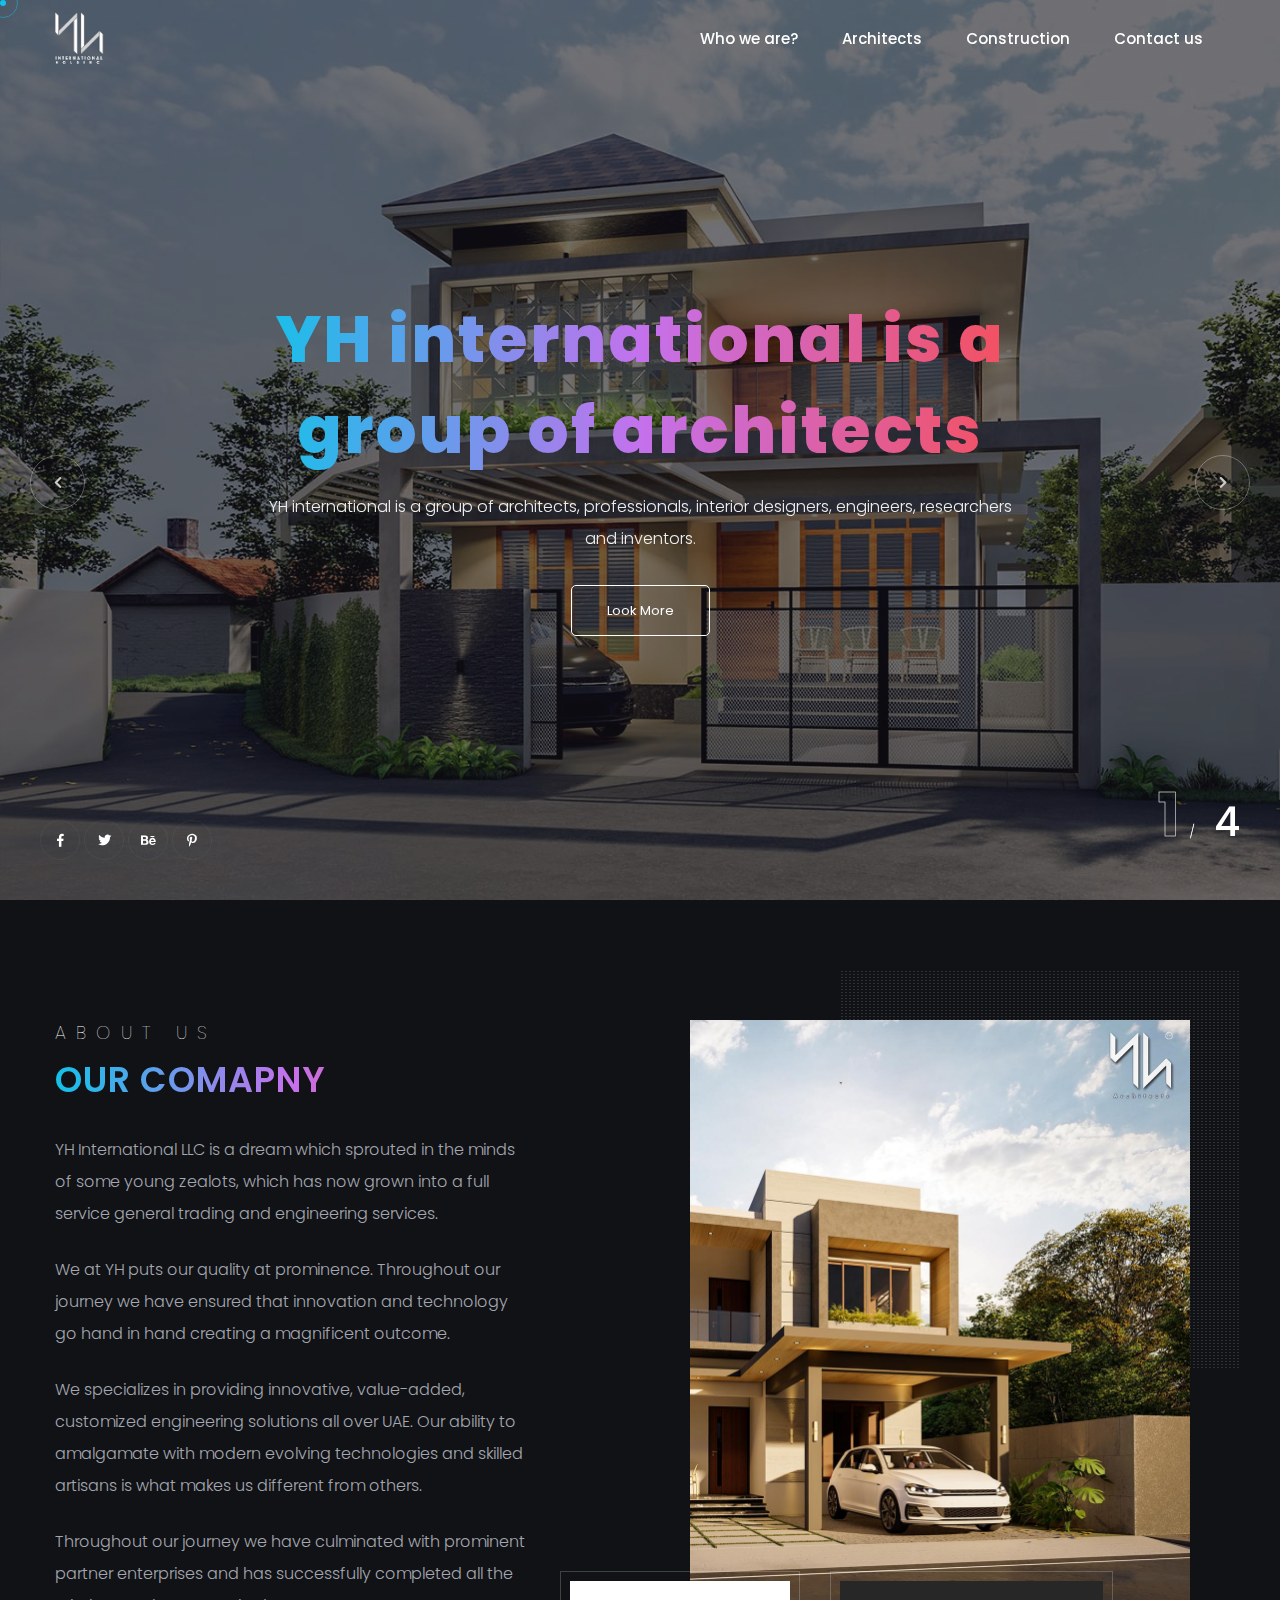
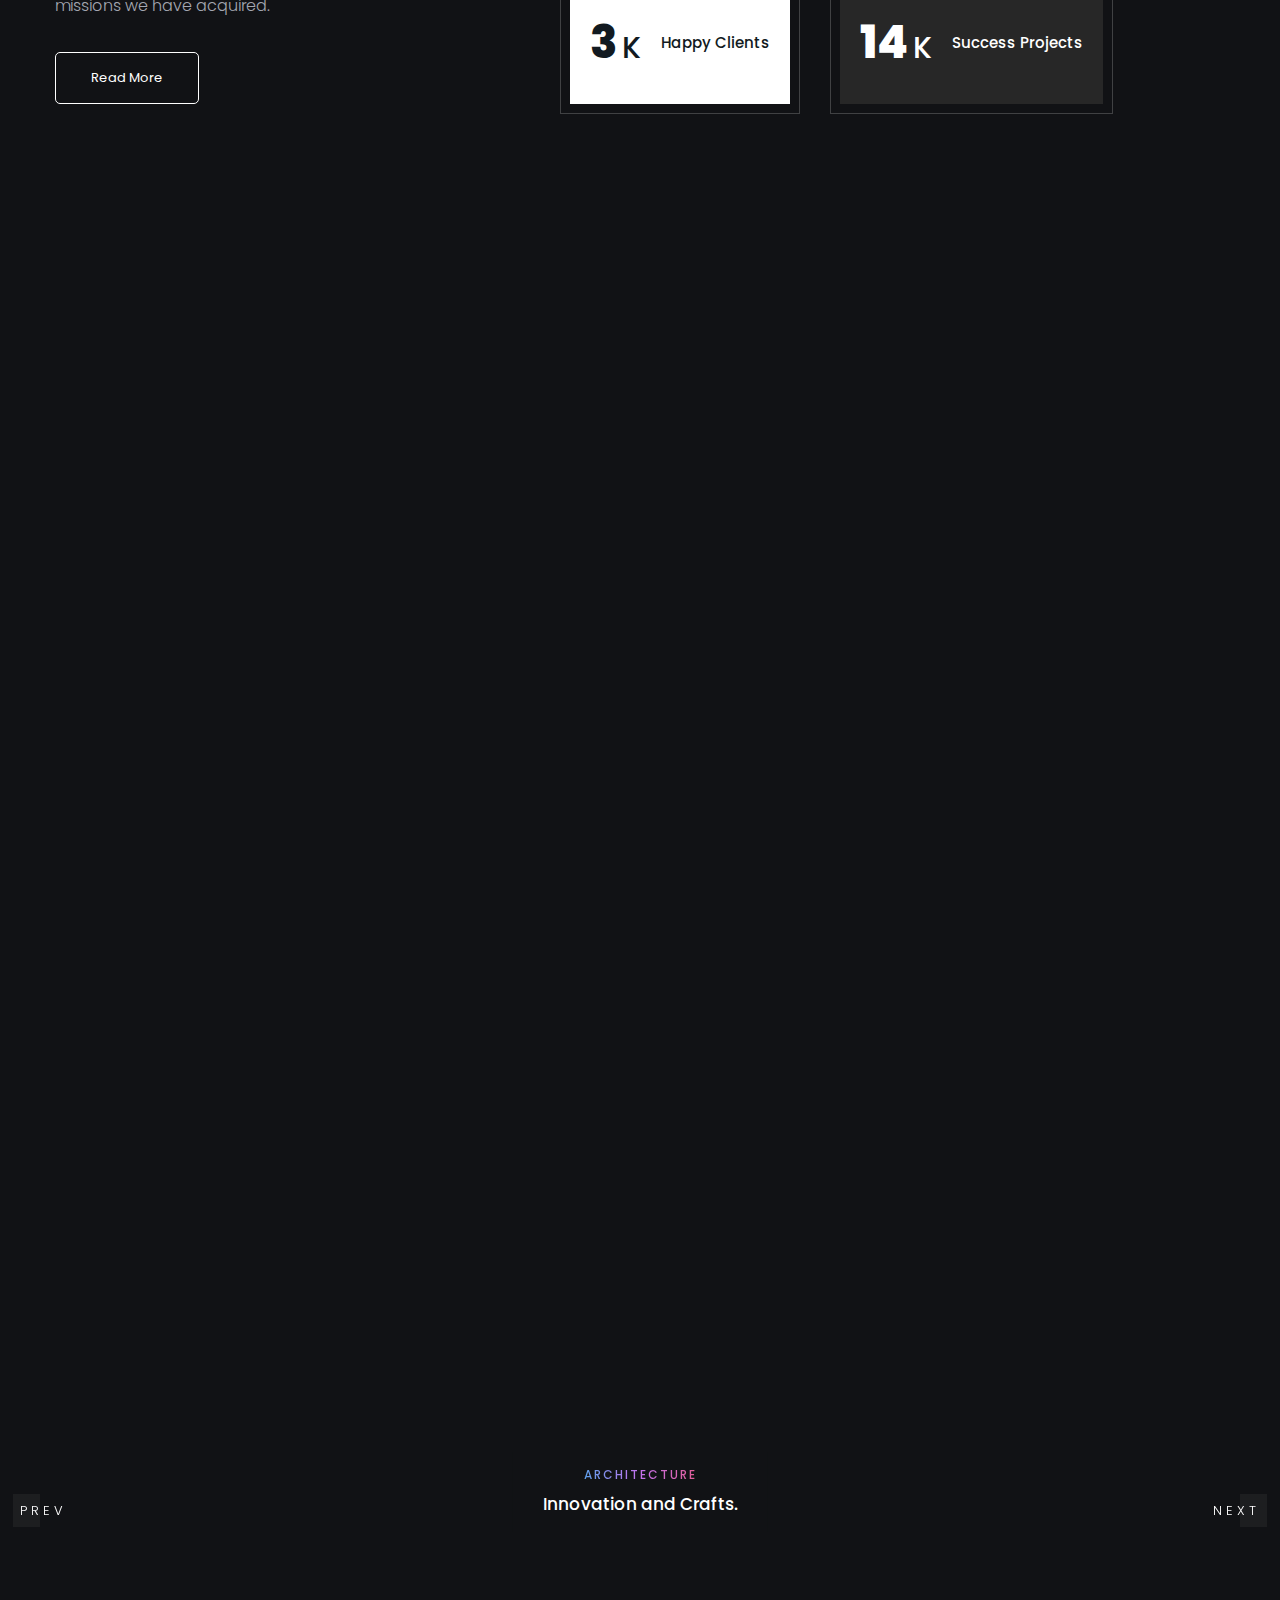
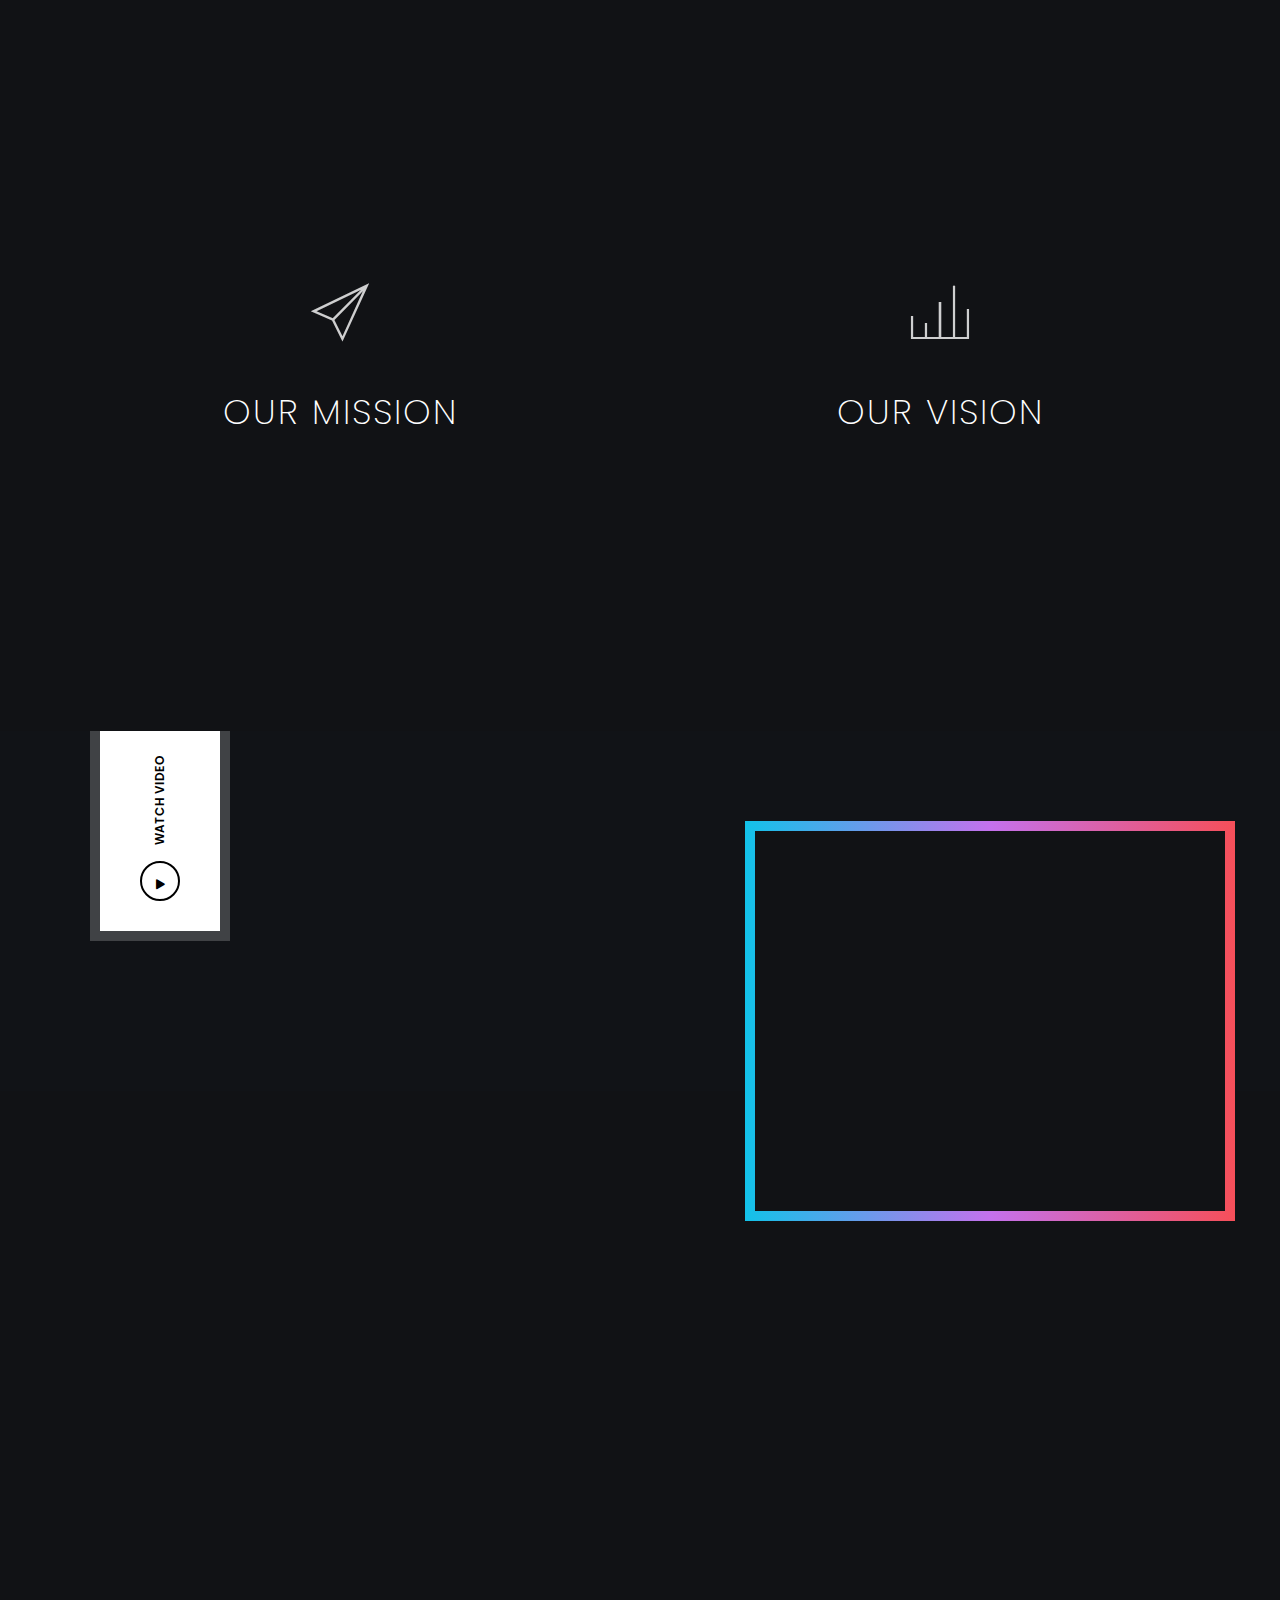
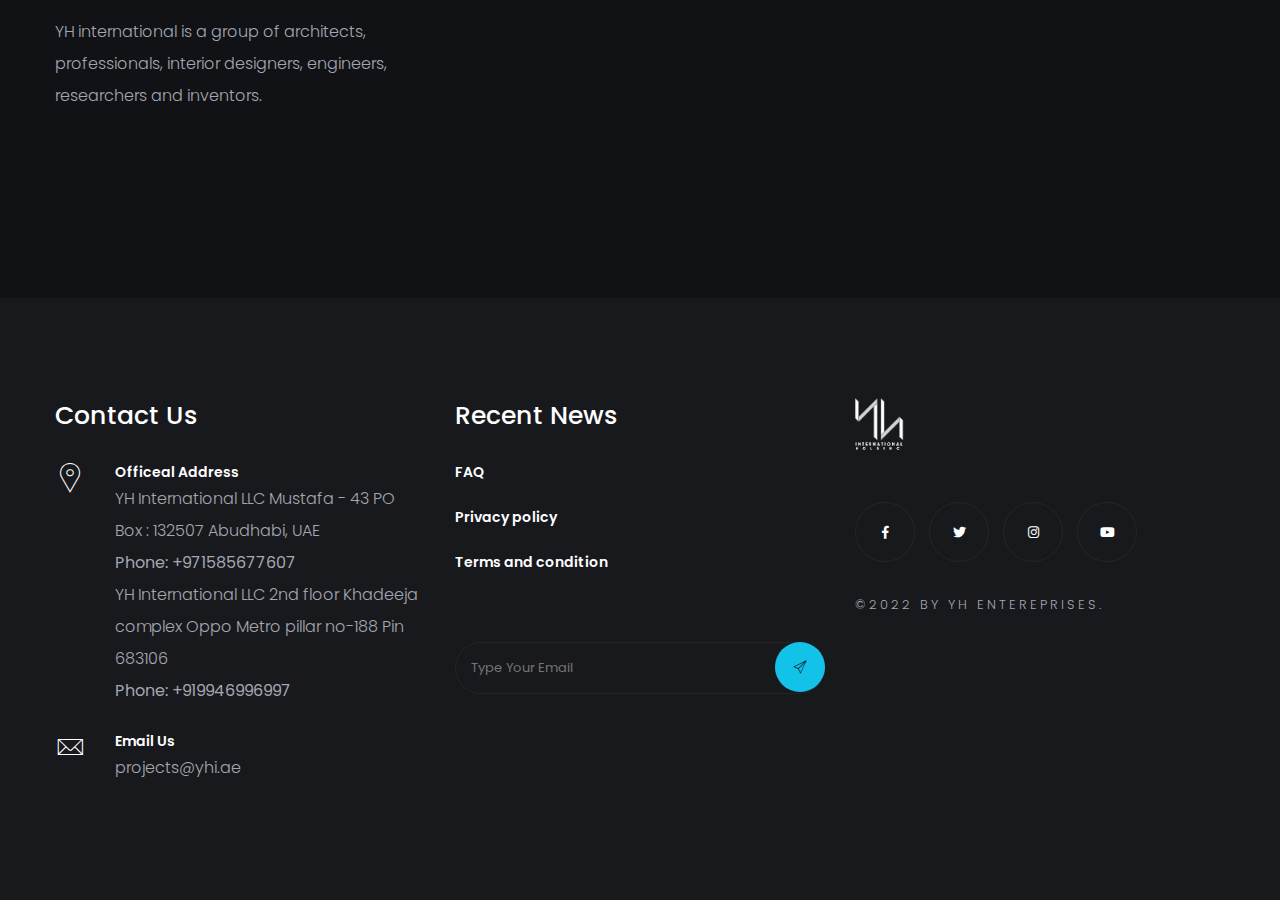
<file: index.html>
<!DOCTYPE html>
<html lang="zxx">

<head>

    <!-- Metas -->
    <meta charset="utf-8">
    <meta http-equiv="X-UA-Compatible" content="IE=edge"    />
    <meta name="viewport" content="width=device-width, initial-scale=1, maximum-scale=1" />
    <meta name="keywords" content="YH-ENTERPRISES" />
    <meta name="description" content="YH-ENTERPRISES" />
    <meta name="author" content="" />

    <!-- Title  -->
    <title>YH</title>

    <!-- Favicon -->
    <link rel="shortcut icon" href="img/favicon.ico"    />

    <!-- Google Fonts -->
    <link href="https://fonts.googleapis.com/css?family=Poppins:100,200,300,400,500,600,700,800,900&amp;display=swap"
        rel="stylesheet">
    <link
        href="https://fonts.googleapis.com/css2?family=Montserrat+Alternates:wght@100;200;300;400;500;600;700;800;900&amp;display=swap"
        rel="stylesheet">

    <!-- Plugins -->
    <link rel="stylesheet" href="css/plugins.css" />

    <!-- Core Style Css -->
    <link rel="stylesheet" href="css/style.css" />

</head>

<body>


    <!-- ==================== Start Loading ==================== -->

    <div class="loading">
        <span>L</span>
        <span>o</span>
        <span>a</span>
        <span>d</span>
        <span>i</span>
        <span>n</span>
        <span>g</span>
    </div>

    <div id="preloader">
    </div>

    <!-- ==================== End Loading ==================== -->



    <!-- ==================== Start progress-scroll-button ==================== -->

    <div class="progress-wrap cursor-pointer">
        <svg class="progress-circle svg-content" width="100%" height="100%" viewBox="-1 -1 102 102">
            <path d="M50,1 a49,49 0 0,1 0,98 a49,49 0 0,1 0,-98" />
        </svg>
    </div>

    <!-- ==================== End progress-scroll-button ==================== -->



    <!-- ==================== Start cursor ==================== -->

    <div class="mouse-cursor cursor-outer"></div>
    <div class="mouse-cursor cursor-inner"></div>

    <!-- ==================== End cursor ==================== -->



    <!-- ==================== Start Navbar ==================== -->

    <nav class="navbar navbar-expand-lg">
        <div class="container">

            <!-- Logo -->
            <a class="logo" href="index.html">
                <img src="img/logo-light.png" alt="logo">
            </a>

            <button class="navbar-toggler" type="button" data-toggle="collapse" data-target="#navbarSupportedContent"
                aria-controls="navbarSupportedContent" aria-expanded="false" aria-label="Toggle navigation">
                <span class="icon-bar"><i class="fas fa-bars"></i></span>
            </button>

            <!-- navbar links -->
            <div class="collapse navbar-collapse" id="navbarSupportedContent">
                <ul class="navbar-nav ml-auto">
                    <li class="nav-item">
                        <a class="nav-link" href="index.html">Who we are?</a>
                    </li>
                    <li class="nav-item">
                        <a class="nav-link" href="architects.html">Architects</a>
                    </li>
                    <li class="nav-item">
                        <a class="nav-link" href="index.html">Construction</a>
                    </li>
                    <li class="nav-item">
                        <a class="nav-link" href="contact.html">Contact us</a>
                    </li>
                </ul>
            </div>
        </div>
    </nav>

    <!-- ==================== End Navbar ==================== -->



    <!-- ==================== Start Slider ==================== -->

    <header class="slider slider-prlx fixed-slider text-center">
        <div class="swiper-container parallax-slider">
            <div class="swiper-wrapper">
                <div class="swiper-slide">
                    <div class="bg-img valign" data-background="img/slid/001.jpg" data-overlay-dark="6">
                        
                        <div class="container">
                            <div class="row justify-content-center">
                                <div class="col-lg-8 col-md-9">
                                    <div class="caption center mt-30">
                                        <h1 class="color-font">YH international is a<br>group of architects</h1>
                                        <p>YH international is a group of architects, professionals, interior designers, engineers, researchers and inventors. </p>
                                        <a href="#0" class="butn bord curve mt-30">
                                            <span>Look More</span>
                                        </a>
                                    </div>
                                </div>
                            </div>
                        </div>
                    </div>
                </div>
                <div class="swiper-slide">
                    <div class="bg-img valign" data-background="img/slid/003.jpg" data-overlay-dark="6">
                        <div class="container">
                            <div class="row justify-content-center">
                                <div class="col-lg-8 col-md-9">
                                    <div class="caption center mt-30">
                                        <h1 class="color-font"><span class="color-font">YH international </span> is a<br>group of architects</h1>
                                        <p>YH international is a group of architects, professionals, interior designers, engineers, researchers and inventors. </p>
                                        <a href="#0" class="butn bord curve mt-30">
                                            <span>Look More</span>
                                        </a>
                                    </div>
                                </div>
                            </div>
                        </div>
                    </div>
                </div>
                <div class="swiper-slide">
                    <div class="bg-img valign" data-background="img/slid/004.jpg" data-overlay-dark="6">
                        <div class="container">
                            <div class="row justify-content-center">
                                <div class="col-lg-7 col-md-9">
                                    <div class="caption center mt-30">
                                        <h1 class="color-font">Original Solutions</h1>
                                        <p>If you need to redesign your new project, new visual strategy, ux structure
                                            or you do have some cool ideas for collaboration.</p>
                                        <a href="#0" class="butn bord curve mt-30">
                                            <span>Look More</span>
                                        </a>
                                    </div>
                                </div>
                            </div>
                        </div>
                    </div>
                </div>
                <div class="swiper-slide">
                    <div class="bg-img valign" data-background="img/slid/005.jpg" data-overlay-dark="6">
                        <div class="container">
                            <div class="row justify-content-center">
                                <div class="col-lg-7 col-md-9">
                                    <div class="caption center mt-30">
                                        <h1 class="color-font">YH international is a<br>group of architects</h1>
                                        <p>If you need to redesign your new project, new visual strategy, ux structure
                                            or you do have some cool ideas for collaboration.</p>
                                        <a href="#0" class="butn bord curve mt-30">
                                            <span>Look More</span>
                                        </a>
                                    </div>
                                </div>
                            </div>
                        </div>
                    </div>
                </div>
            </div>

            <!-- slider setting -->
            <div class="setone setwo">
                <div class="swiper-button-next swiper-nav-ctrl next-ctrl cursor-pointer">
                    <i class="fas fa-chevron-right"></i>
                </div>
                <div class="swiper-button-prev swiper-nav-ctrl prev-ctrl cursor-pointer">
                    <i class="fas fa-chevron-left"></i>
                </div>
            </div>
            <div class="swiper-pagination top botm "></div>

            <div class="social-icon">
                <a href="#0"><i class="fab fa-facebook-f"></i></a>
                <a href="#0"><i class="fab fa-twitter"></i></a>
                <a href="#0"><i class="fab fa-behance"></i></a>
                <a href="#0"><i class="fab fa-pinterest-p"></i></a>
            </div>
        </div>
    </header>

    <!-- ==================== End Slider ==================== -->



    <div class="main-content">


        <!-- ==================== Start about ==================== -->

        <section class="about-us section-padding">
            <div class="container">
                <div class="row">
                    <div class="col-lg-5 valign md-mb50">
                        <div class="mb-50">
                            <h6 class="fw-100 text-u ls10 mb-10">About Us</h6>
                            <h3 class="fw-600 text-u ls1 mb-30 color-font">Our Comapny</h3>
                            <p>YH International LLC is a dream which sprouted in the minds of some young zealots, which has now grown into a 
                                full service general trading and engineering services. </p><br>
                                <p>We at YH puts our quality at prominence.  Throughout our journey we have ensured that innovation and technology 
                                    go hand in hand creating a magnificent outcome.</p><br>
                                    <p>We specializes in providing innovative,  value-added, customized 
                                        engineering solutions all over UAE. Our ability to amalgamate with modern evolving technologies and skilled 
                                        artisans is what makes us different from others.</p><br>
                                        <p>Throughout our journey we have culminated with prominent partner enterprises and has successfully completed all the missions we have acquired. </p>
                            <a href="#0" class="butn bord curve mt-30">
                                <span>Read More</span>
                            </a>
                        </div>
                    </div>
                    <div class="col-lg-7 img">
                        <img src="img/feat.jpg" alt="">
                        <div class="stauts">
                            <div class="item">
                                <h4>3<span>K</span></h4>
                                <h6>Happy Clients</h6>
                            </div>
                            <div class="item">
                                <h4>14<span>K</span></h4>
                                <h6>Success Projects</h6>
                            </div>
                        </div>
                    </div>
                </div>
            </div>
        </section>

        <!-- ==================== End about ==================== -->



        <!-- ==================== Start Services ==================== -->

        <section class="services bords section-padding pt-0">
            <div class="container">
                <div class="row justify-content-center">
                    <div class="col-lg-8 col-md-10">
                        <div class="sec-head  text-center">
                            <h6 class="wow fadeIn" data-wow-delay=".5s">Our Services</h6>
                            <h3 class="wow color-font">We are a new digital product development agency</h3>
                        </div>
                    </div>
                </div>
                <div class="row">
                    <div class="col-lg-6 wow fadeInLeft" data-wow-delay=".5s">
                        <div class="item-box md-mb50">
                            <span class="icon pe-7s-hammer"></span>
                            <h6>Architecture</h6>
                            <p>Architecture is both the process and the product of sketching, conceiving, planning, designing, and constructing buildings or other structures.</p>
                        </div>
                    </div>
                    <div class="col-lg-6 wow fadeInLeft" data-wow-delay=".7s">
                        <div class="item-box md-mb50">
                            <span class="icon pe-7s-display2"></span>
                            <h6>Construction</h6>
                            <p>Construction is a general term meaning the art and science to form objects, systems, or organizations, and comes from Latin constructio and Old French construction. </p>
                        </div>
                    </div>
                </div>
            </div>
        </section>

        <!-- ==================== End Services ==================== -->



        <!-- ==================== Start works ==================== -->

        <section class="work-carousel metro position-re">
            <div class="container-fluid">
                <div class="row">
                    <div class="col-lg-12 no-padding">
                        <div class="swiper-container">
                            <div class="swiper-wrapper">
                                <div class="swiper-slide">
                                    <div class="content wow noraidus fadeInUp" data-wow-delay=".3s">
                                        <div class="item-img bg-img wow imago"
                                            data-background="img/portfolio/metro/01.jpg">
                                        </div>
                                        <div class="cont">
                                            <h6 class="color-font"><a href="#0">Architecture</a></h6>
                                            <h4><a href="project-details2.html">Innovation and Crafts.</a></h4>
                                        </div>
                                    </div>
                                </div>
                                <div class="swiper-slide">
                                    <div class="content wow noraidus fadeInUp" data-wow-delay=".3s">
                                        <div class="item-img bg-img wow imago"
                                            data-background="img/portfolio/metro/02.jpg">
                                        </div>
                                        <div class="cont">
                                            <h6 class="color-font"><a href="#0">Architecture</a></h6>
                                            <h4><a href="project-details2.html">Inspiring new space.</a></h4>
                                        </div>
                                    </div>
                                </div>
                                <div class="swiper-slide">
                                    <div class="content wow noraidus fadeInUp" data-wow-delay=".3s">
                                        <div class="item-img bg-img wow imago"
                                            data-background="img/portfolio/metro/03.jpg">
                                        </div>
                                        <div class="cont">
                                            <h6 class="color-font"><a href="#0">Construction</a></h6>
                                            <h4><a href="project-details2.html">Natural plus modern.</a></h4>
                                        </div>
                                    </div>
                                </div>
                                <div class="swiper-slide">
                                    <div class="content wow noraidus fadeInUp" data-wow-delay=".3s">
                                        <div class="item-img bg-img wow imago"
                                            data-background="img/portfolio/metro/04.jpg">
                                        </div>
                                        <div class="cont">
                                            <h6 class="color-font"><a href="#0">Construction</a></h6>
                                            <h4><a href="project-details2.html">Innovation and Crafts.</a></h4>
                                        </div>
                                    </div>
                                </div>
                                <div class="swiper-slide">
                                    <div class="content wow noraidus fadeInUp" data-wow-delay=".3s">
                                        <div class="item-img bg-img wow imago"
                                            data-background="img/portfolio/metro/05.jpg">
                                        </div>
                                        <div class="cont">
                                            <h6 class="color-font"><a href="#0">Construction</a></h6>
                                            <h4><a href="project-details2.html">Inspiring new space.</a></h4>
                                        </div>
                                    </div>
                                </div>
                                <div class="swiper-slide">
                                    <div class="content wow noraidus fadeInUp" data-wow-delay=".3s">
                                        <div class="item-img bg-img wow imago"
                                            data-background="img/portfolio/metro/06.jpg">
                                        </div>
                                        <div class="cont">
                                            <h6 class="color-font"><a href="#0">Construction</a></h6>
                                            <h4><a href="project-details2.html">Inspiring new space.</a></h4>
                                        </div>
                                    </div>
                                </div>
                                <div class="swiper-slide">
                                    <div class="content wow noraidus fadeInUp" data-wow-delay=".3s">
                                        <div class="item-img bg-img wow imago"
                                            data-background="img/portfolio/metro/07.jpg">
                                        </div>
                                        <div class="cont">
                                            <h6 class="color-font"><a href="#0">Construction</a></h6>
                                            <h4><a href="project-details2.html">Inspiring new space.</a></h4>
                                        </div>
                                    </div>
                                </div>
                                <div class="swiper-slide">
                                    <div class="content wow noraidus fadeInUp" data-wow-delay=".3s">
                                        <div class="item-img bg-img wow imago"
                                            data-background="img/portfolio/metro/08.jpg">
                                        </div>
                                        <div class="cont">
                                            <h6 class="color-font"><a href="#0">Construction</a></h6>
                                            <h4><a href="project-details2.html">Inspiring new space.</a></h4>
                                        </div>
                                    </div>
                                </div>
                                <div class="swiper-slide">
                                    <div class="content wow noraidus fadeInUp" data-wow-delay=".3s">
                                        <div class="item-img bg-img wow imago"
                                            data-background="img/portfolio/metro/09.jpg">
                                        </div>
                                        <div class="cont">
                                            <h6 class="color-font"><a href="#0">Construction</a></h6>
                                            <h4><a href="project-details2.html">Inspiring new space.</a></h4>
                                        </div>
                                    </div>
                                </div>
                                <div class="swiper-slide">
                                    <div class="content wow noraidus fadeInUp" data-wow-delay=".3s">
                                        <div class="item-img bg-img wow imago"
                                            data-background="img/portfolio/metro/10.jpg">
                                        </div>
                                        <div class="cont">
                                            <h6 class="color-font"><a href="#0">Construction</a></h6>
                                            <h4><a href="project-details2.html">Inspiring new space.</a></h4>
                                        </div>
                                    </div>
                                </div>
                            </div>

                            <!-- slider setting -->
                            <div class="swiper-button-next swiper-nav-ctrl simp-next cursor-pointer">
                                <span class="simple-btn right">Next</span>
                            </div>
                            <div class="swiper-button-prev swiper-nav-ctrl simp-prev cursor-pointer">
                                <span class="simple-btn">Prev</span>
                            </div>
                        </div>
                    </div>
                </div>
            </div>
        </section>

        <!-- ==================== End works ==================== -->



        <!-- ==================== Start numbers ==================== -->

        <section class="number-sec section-padding">
            <div class="container">
                <div class="row justify-content-center">
                    <div class="col-lg-8 col-md-10">
                        <div class="sec-head  text-center">
                            <h6 class="wow fadeIn" data-wow-delay=".5s"></h6>
                            <h3 class="wow color-font">We are Porto, We Create Solutions</h3>
                        </div>
                    </div>
                </div>
                <div class="row">
                    <div class="col-md-6">
                        <div class="item no-bord sm-mb50">
                            <span class="icon pe-7s-paper-plane"></span>
                            <h3 class=""><span class="count">OUR MISSION</span></h3>
                            <p class="wow txt" data-splitting>YH International tries to provide everyone with courteous, affordable and exceptional quality services for their 
                                entire Industrial requirement and engineering needs. We upholds an environment 
                                that provides safety, optimism and value to everyone associated with us.</p>
                        </div>
                    </div>
                    <div class="col-md-6">
                        <div class="item no-bord sm-mb50">
                            <span class="icon pe-7s-graph3"></span>
                            <h3 class=""><span class="count">OUR VISION</span></h3>
                            <p class="wow txt" data-splitting>Our vision is to provide 100% efficient and effective modern day solutions to everyone. Through YH International we have created a unified and 
                            safe space for all trading and engineering services which can be accessed by anyone.</p>
                        </div>
                    </div>
                </div>
            </div>
        </section>

        <!-- ==================== End numbers ==================== -->



        <!-- ==================== Start video ==================== -->

        <section class="block-sec">
            <div class="background bg-img pt-100 pb-0 parallaxie" data-background="img/bg-vid.jpg"
                data-overlay-dark="5">
                <div class="container">
                    <div class="row">
                        <div class="col-lg-6">
                            <div class="vid-area">
                                <span class="text">Watch Video</span>
                                <div class="vid-icon">
                                
                                    <a class="vid" width="560" height="315" src="yh.mp4" frameborder="0" allowfullscreen>
                                        <div class="vid-butn">
                                            <span class="icon">
                                                <i class="fas fa-play"></i>
                                            </span>
                                        </div>
                                    </a>
                                </div>
                            </div>
                        </div>
                        <div class="col-lg-5 offset-lg-1">
                            <div class="testim-box">
                                <div class="head-box">
                                    <h6 class="wow fadeIn" data-wow-delay=".5s">Team</h6>
                                    <h4 class="wow fadeInLeft" data-wow-delay=".5s">Meet Our Team</h4>
                                </div>
                                <div class="slic-item wow fadeInUp" data-wow-delay=".5s">
                                    <div class="item">
                                       <!-- <p>Nulla metus metus ullamcorper vel tincidunt sed euismod nibh volutpat velit
                                            class
                                            aptent taciti sociosqu ad litora.</p>-->
                                        <div class="info">
                                            <div class="img">
                                                <div class="img-box">
                                                    <img src="img/clients/1.jpg" alt="">
                                                </div>
                                            </div>
                                            <div class="cont">
                                                <div class="author">
                                                    <h6 class="author-name ">Ar.Pranav C Sajeev</h6>
                                                    <span class="author-details">Director Creative</span>
                                                </div>
                                            </div>
                                        </div>
                                    </div>
                                    <div class="item">
                                       <!-- <p>Nulla metus metus ullamcorper vel tincidunt sed euismod nibh volutpat velit
                                            class
                                            aptent taciti sociosqu ad litora.</p>-->
                                        <div class="info">
                                            <div class="img">
                                                <div class="img-box">
                                                    <img src="img/clients/2.jpg" alt="">
                                                </div>
                                            </div>
                                            <div class="cont">
                                                <div class="author">
                                                    <h6 class="author-name ">Mr.Saahil Sheriff N</h6>
                                                    <span class="author-details">Director Operations</span>
                                                </div>
                                            </div>
                                        </div>
                                    </div>
                                    <div class="item">
                                       <!-- <p>Nulla metus metus ullamcorper vel tincidunt sed euismod nibh volutpat velit
                                            class
                                            aptent taciti sociosqu ad litora.</p>-->
                                        <div class="info">
                                            <div class="img">
                                                <div class="img-box">
                                                    <img src="img/clients/3.jpg" alt="">
                                                </div>
                                            </div>
                                            <div class="cont">
                                                <div class="author">
                                                    <h6 class="author-name ">Mr.Yaseen Sulaiman</h6>
                                                    <span class="author-details">CEO-Founder</span>
                                                </div>
                                            </div>
                                        </div>
                                    </div>
                                </div>
                            </div>
                        </div>
                    </div>
                </div>
            </div>
        </section>

        <!-- ==================== End video ==================== -->


        <!-- ==================== Start Skills Circle ==================== -->

        <section class="skills-circle pt-50 pb-50">
            <div class="container">
                <div class="row">
                    <div class="col-lg-7">
                        <div class="">
                            <div class="row">
                                <div class="col-md-6">
                                    <div class="item wow fadeInLeft" data-wow-delay=".6">
                                        <div class="skill" data-value="0.9">
                                            <span class="">90%</span>
                                        </div>
                                        <div class="cont">
                                            <span>Professionals</span>
                                            <h6>Consulting</h6>
                                        </div>
                                    </div>
                                </div>
                                <div class="col-md-6">
                                    <div class="item wow fadeInLeft" data-wow-delay=".3">
                                        <div class="skill" data-value="0.75">
                                            <span class="">75%</span>
                                        </div>
                                        <div class="cont">
                                            <span>Researchers</span>
                                            <h6>Development</h6>
                                        </div>
                                    </div>
                                </div>
                            </div>
                        </div>
                    </div>
                </div>
            </div>
        </section>

        <!-- ==================== End Skills Circle ==================== -->



        <!-- ==================== Start clients Brands ==================== -->

        <section class="clients section-padding">
            <div class="container">
                <div class="row">
                    <div class="col-lg-4 valign md-mb50">
                        <div class="sec-head mb-0">
                            <h6 class="wow fadeIn" data-wow-delay=".5s">Best Features</h6>
                            <h3 class="wow mb-20 color-font">Our Clients</h3>
                            <p>YH international is a group of architects, professionals, interior designers, engineers, researchers and inventors. </p>
                        </div>
                    </div>
                    <div class="col-lg-8">
                        <div>
                            <div class="row bord">
                                <div class="col-md-3 col-6 brands">
                                    <div class="item wow fadeIn" data-wow-delay=".3s">
                                        <div class="img">
                                            <img src="img/clients/brands/01.png" alt="">
                                            <a href="#0" class="link" data-splitting>www.yh.com</a>
                                        </div>
                                    </div>
                                </div>
                                <div class="col-md-3 col-6 brands">
                                    <div class="item wow fadeIn" data-wow-delay=".6s">
                                        <div class="img">
                                            <img src="img/clients/brands/02.png" alt="">
                                            <a href="#0" class="link" data-splitting>www.yh.com</a>
                                        </div>
                                    </div>
                                </div>
                                <div class="col-md-3 col-6 brands">
                                    <div class="item wow fadeIn" data-wow-delay=".8s">
                                        <div class="img">
                                            <img src="img/clients/brands/03.png" alt="">
                                            <a href="#0" class="link" data-splitting>www.yh.com</a>
                                        </div>
                                    </div>
                                </div>
                                <div class="col-md-3 col-6 brands">
                                    <div class="item wow fadeIn" data-wow-delay=".3s">
                                        <div class="img">
                                            <img src="img/clients/brands/04.png" alt="">
                                            <a href="#0" class="link" data-splitting>www.yh.com</a>
                                        </div>
                                    </div>
                                </div>
                            </div>
                            <div class="row">
                                <div class="col-md-3 col-6 brands sm-mb30">
                                    <div class="item wow fadeIn" data-wow-delay=".4s">
                                        <div class="img">
                                            <img src="img/clients/brands/05.png" alt="">
                                            <a href="#0" class="link" data-splitting>www.yh.com</a>
                                        </div>
                                    </div>
                                </div>
                                <div class="col-md-3 col-6 brands sm-mb30">
                                    <div class="item wow fadeIn" data-wow-delay=".7s">
                                        <div class="img">
                                            <img src="img/clients/brands/06.png" alt="">
                                            <a href="#0" class="link" data-splitting>www.yh.com</a>
                                        </div>
                                    </div>
                                </div>
                                <div class="col-md-3 col-6 brands">
                                    <div class="item wow fadeIn" data-wow-delay=".5s">
                                        <div class="img">
                                            <img src="img/clients/brands/07.png" alt="">
                                            <a href="#0" class="link" data-splitting>www.yh.com</a>
                                        </div>
                                    </div>
                                </div>
                                <div class="col-md-3 col-6 brands">
                                    <div class="item wow fadeIn" data-wow-delay=".3s">
                                        <div class="img">
                                            <img src="img/clients/brands/08.png" alt="">
                                            <a href="#0" class="link" data-splitting>www.yh.com</a>
                                        </div>
                                    </div>
                                </div>
                            </div>
                        </div>
                    </div>
                </div>
            </div>
        </section>

        <!-- ==================== End clients Brands ==================== -->



        <!-- ==================== Start Footer ==================== -->

        <footer class="sub-bg">
            <div class="container">
                <div class="row">
                    <div class="col-lg-4">
                        <div class="item md-mb50">
                            <div class="title">
                                <h5>Contact Us</h5>
                            </div>
                            <ul>
                                <li>
                                    <span class="icon pe-7s-map-marker"></span>
                                    <div class="cont">
                                        <h6>Officeal Address</h6>
                                        <p>YH International LLC
                                            Mustafa - 43
                                            PO Box : 132507
                                            Abudhabi, UAE<br>
                                            <b>Phone: +971585677607</b>
                                        </p>
                                            <p>YH International LLC
                                                2nd floor
                                                Khadeeja complex
                                                Oppo Metro pillar no-188
                                                Pin 683106<br>
                                                <b>Phone: +919946996997</b></p>
                                    </div>
                                </li>
                                <li>
                                    <span class="icon pe-7s-mail"></span>
                                    <div class="cont">
                                        <h6>Email Us</h6>
                                        <p>projects@yhi.ae</p>
                                    </div>
                                </li>
                               <!--<li>
                                    <span class="icon pe-7s-call"></span>
                                    <div class="cont">
                                        <h6>Call Us</h6>
                                        <p>+971585677607</p>
                                    </div>
                                </li>--> 
                            </ul>
                        </div>
                    </div>
                    <div class="col-lg-4">
                        <div class="item md-mb50">
                            <div class="title">
                                <h5>Recent News</h5>
                            </div>
                            <ul>
                                <li>
                                    <div class="sm-post">
                                        <h6>FAQ </h6>
                                    </div>
                                </li>
                                <li>
                                    <div class="sm-post">
                                        <h6>Privacy policy</h6>
                                    </div>
                                </li>
                                <li>
                                    <div class="sm-post">
                                        <h6>Terms and condition</h6>
                                    </div>
                                </li>
                                <li>
                                    <div class="subscribe">
                                        <input type="text" placeholder="Type Your Email">
                                        <span class="subs pe-7s-paper-plane"></span>
                                    </div>
                                </li>
                            </ul>
                        </div>
                    </div>
                    <div class="col-lg-4">
                        <div class="item">
                            <div class="logo">
                                <img src="img/logo-light.png" alt="">
                            </div>
                            <div class="social">
                                <a href="#0"><i class="fab fa-facebook-f"></i></a>
                                <a href="#0"><i class="fab fa-twitter"></i></a>
                                <a href="#0"><i class="fab fa-instagram"></i></a>
                                <a href="#0"><i class="fab fa-youtube"></i></a>
                            </div>
                            <div class="copy-right">
                                <p>©2022 by YH ENTEREPRISES.</p>
                            </div>
                        </div>
                    </div>
                </div>
            </div>
        </footer>

        <!-- ==================== End Footer ==================== -->


    </div>






    <!-- jQuery -->
    <script src="js/jquery-3.0.0.min.js"></script>
    <script src="js/jquery-migrate-3.0.0.min.js"></script>

    <!-- plugins -->
    <script src="js/plugins.js"></script>

    <!-- custom scripts -->
    <script src="js/scripts.js"></script>

</body>


</html>
</file>
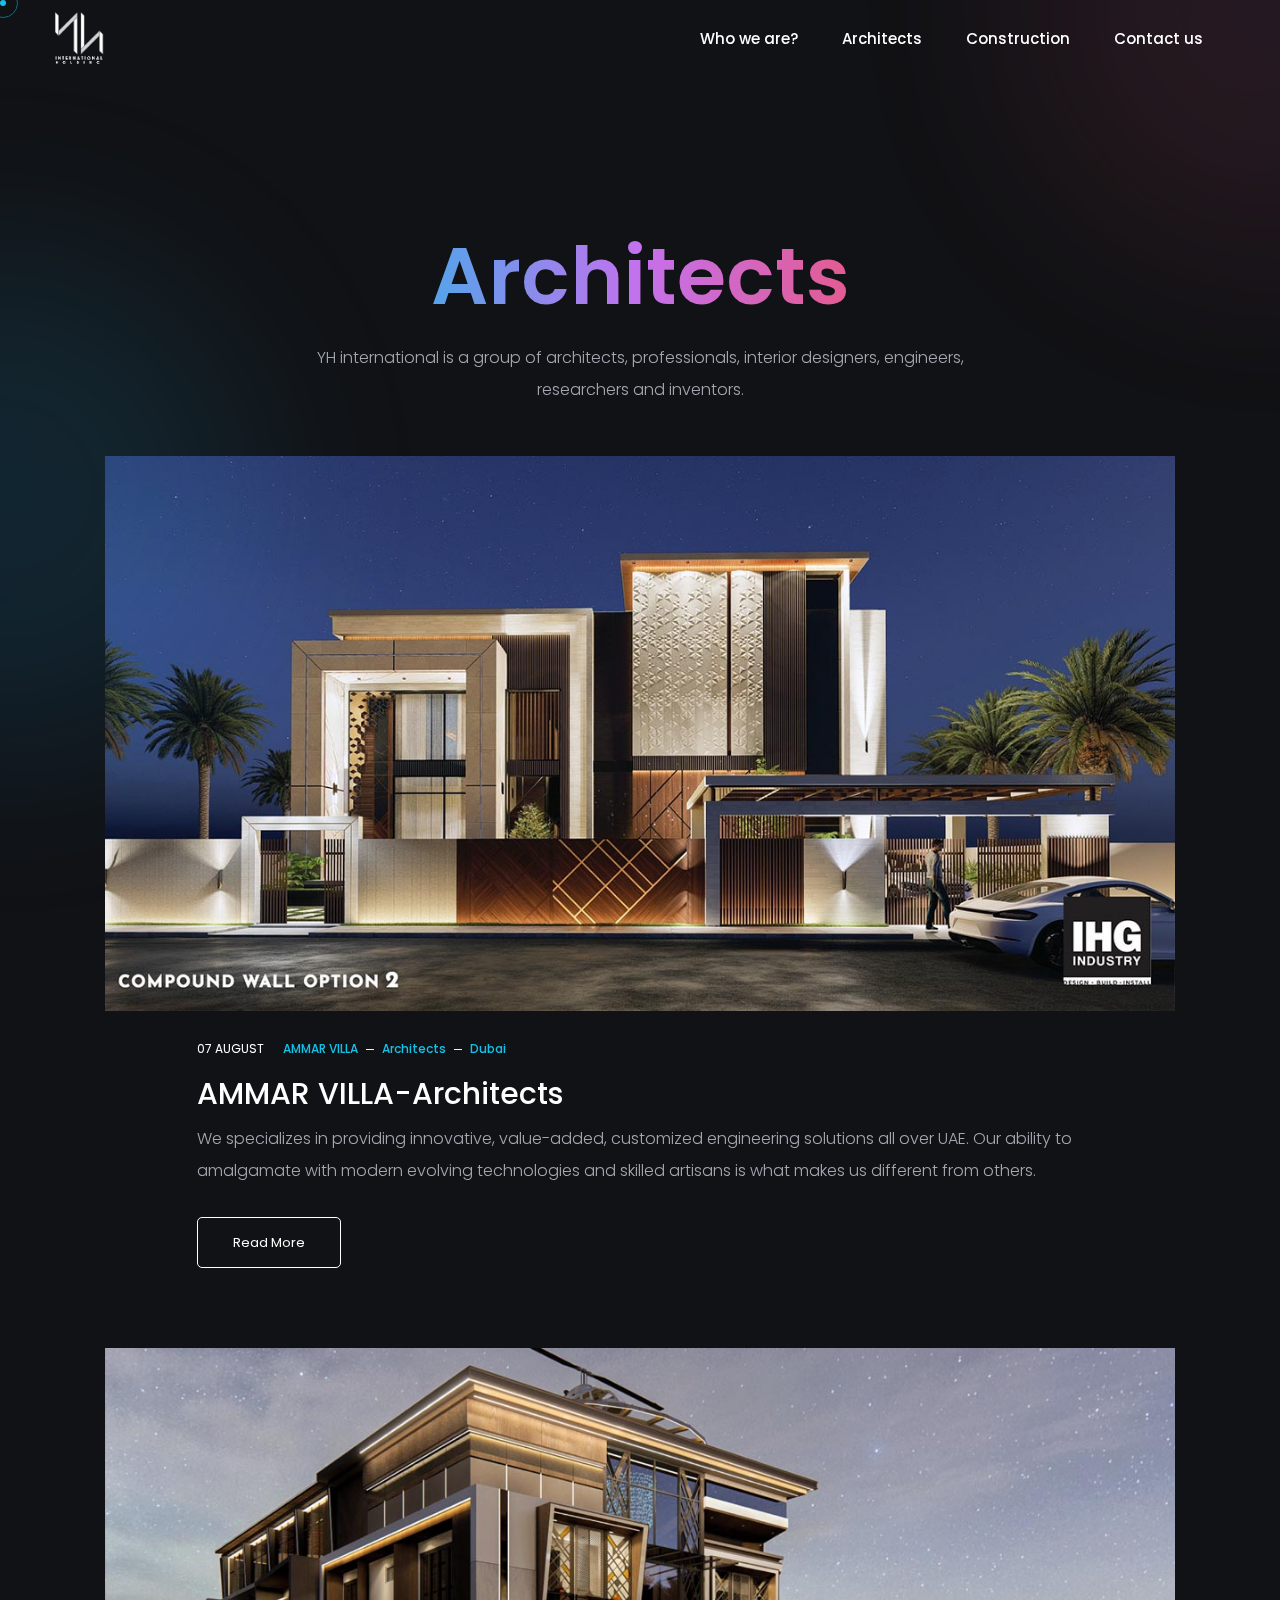
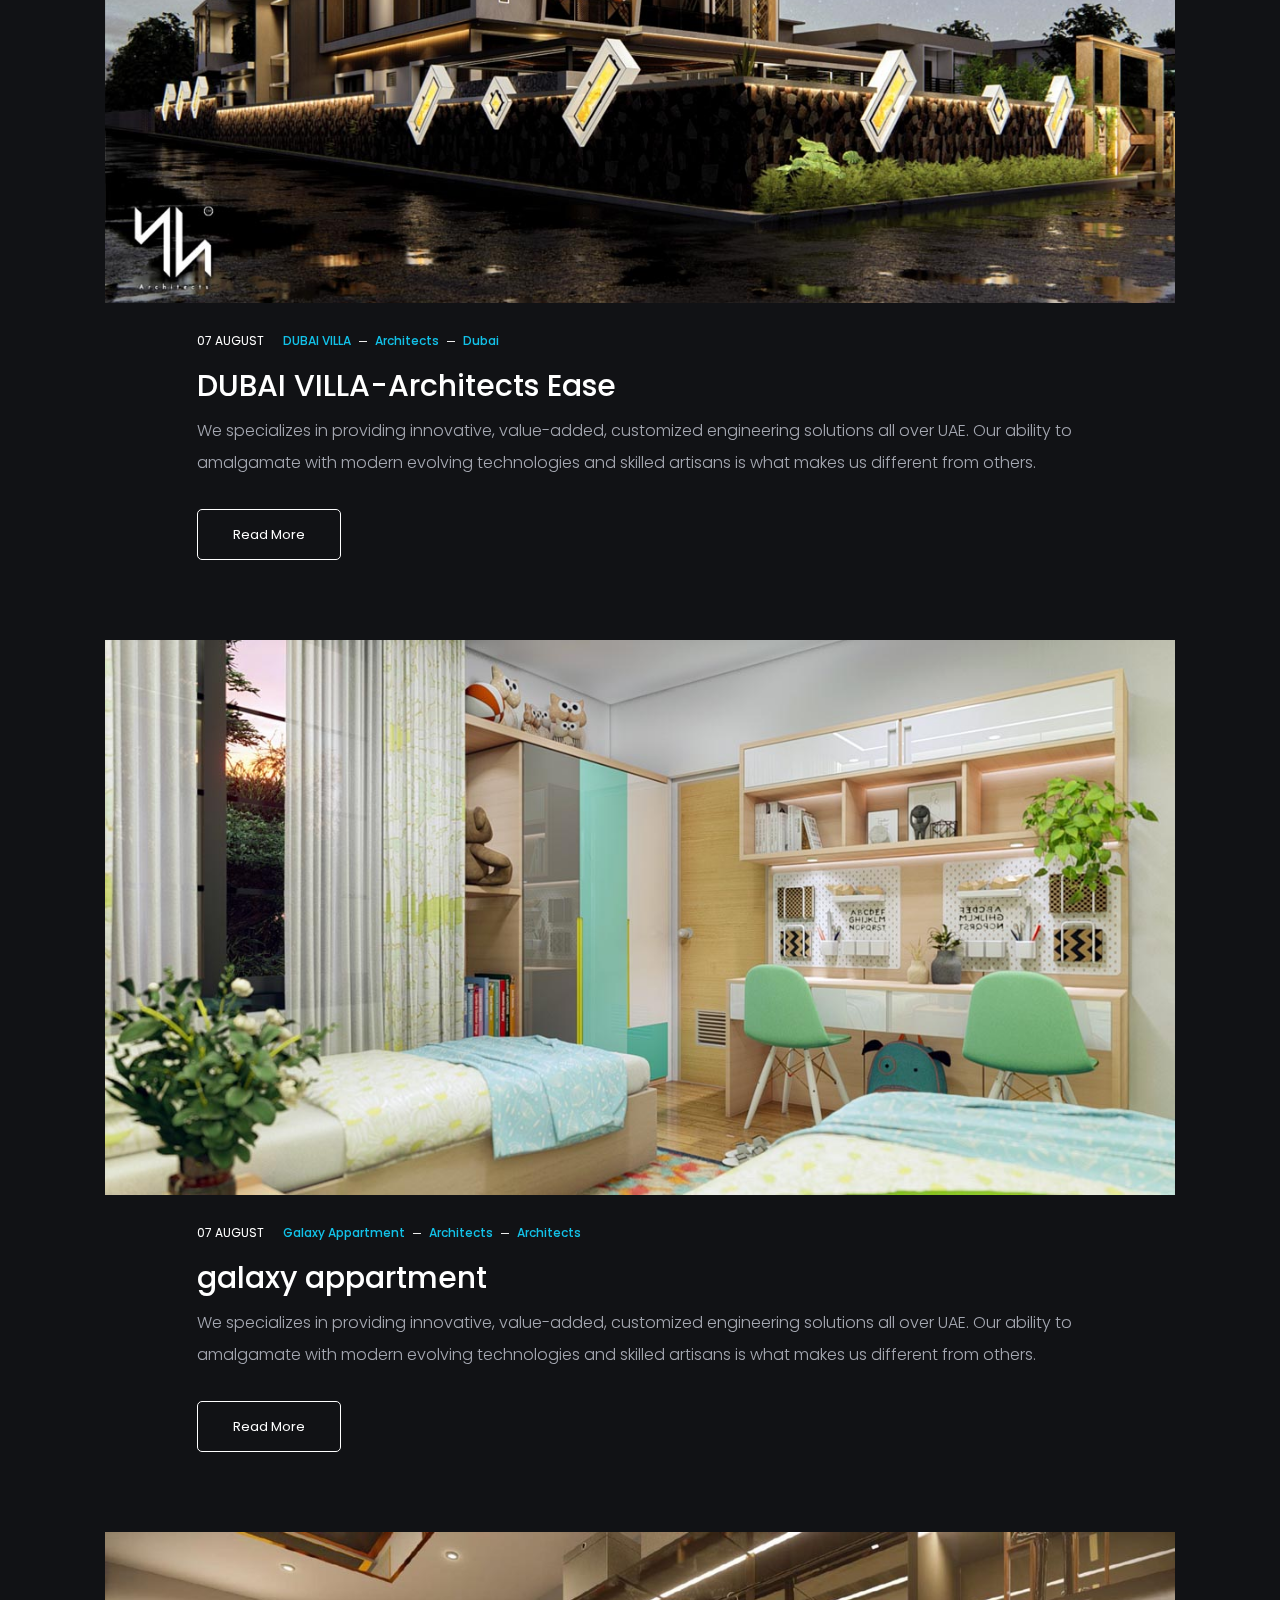
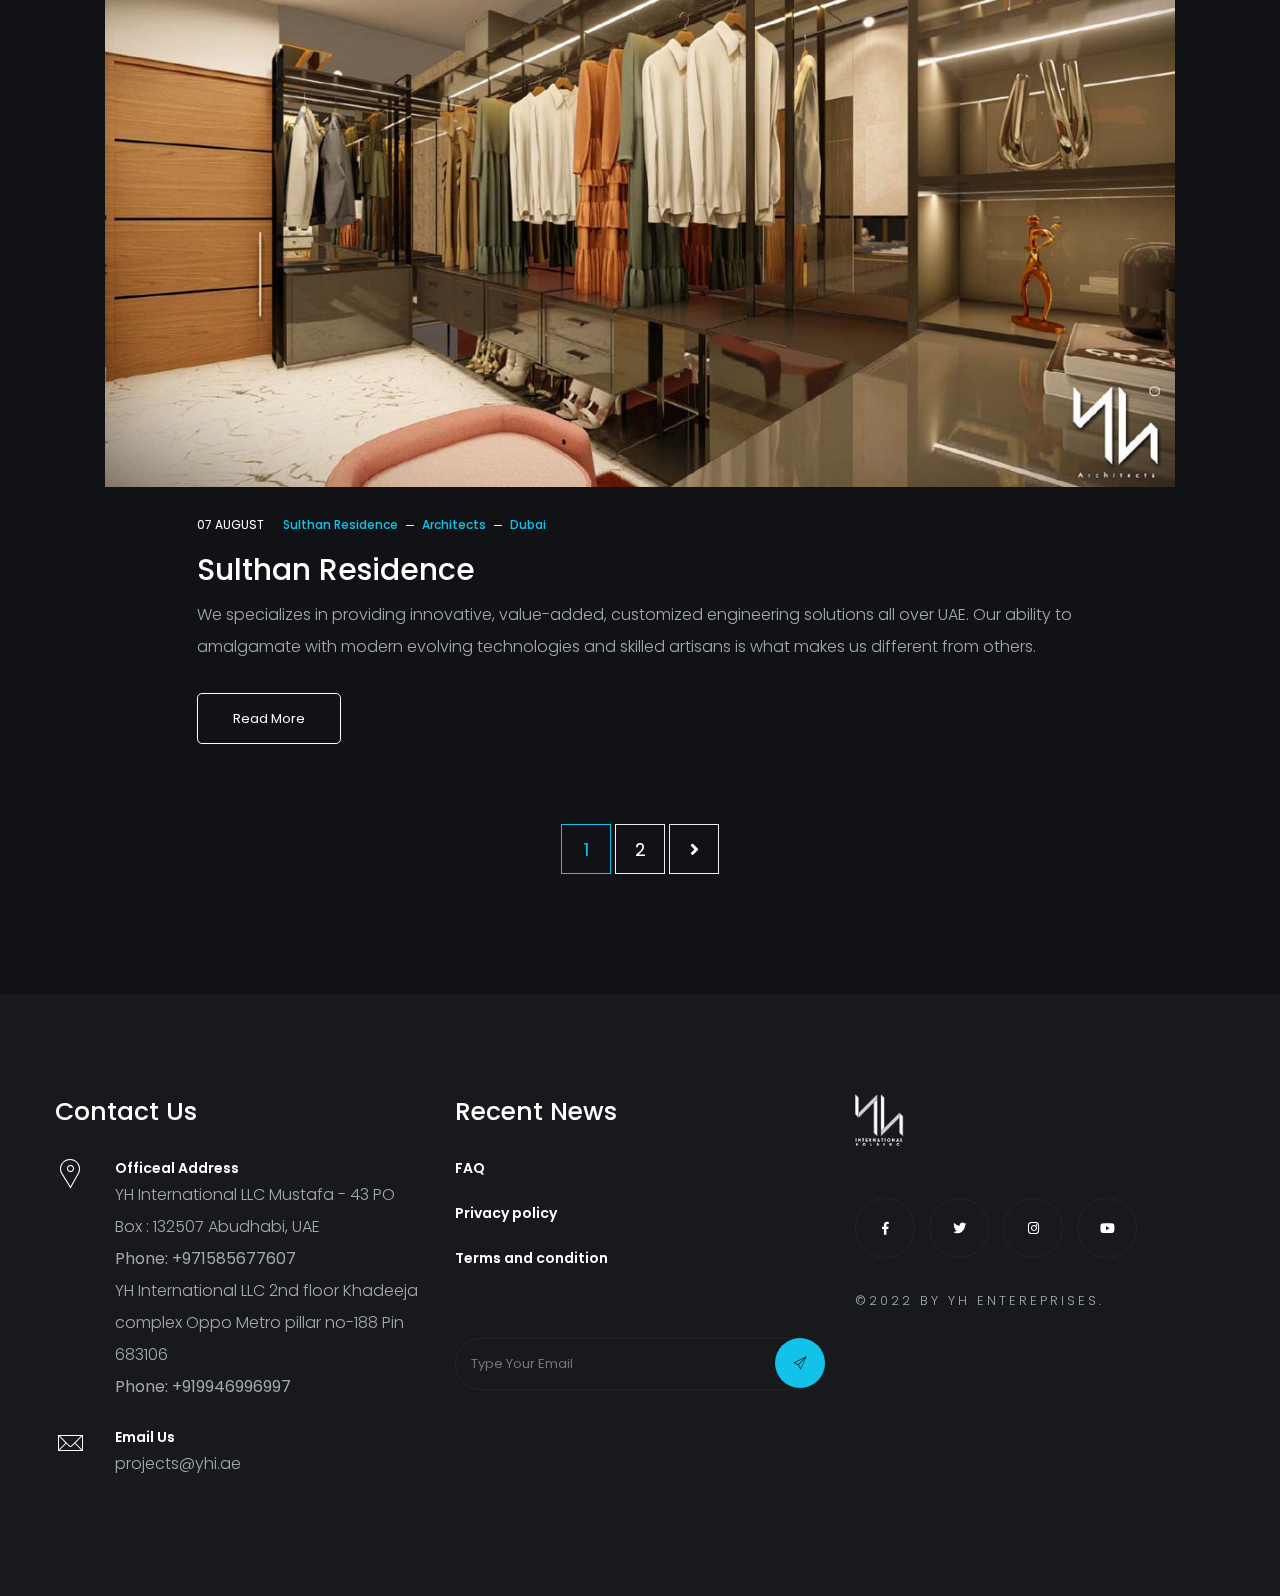
<file: architects.html>
<!DOCTYPE html>
<html lang="zxx">

<head>

    <!-- Metas -->
    <meta charset="utf-8">
    <meta http-equiv="X-UA-Compatible" content="IE=edge" />
    <meta name="viewport" content="width=device-width, initial-scale=1, maximum-scale=1" />
    <meta name="keywords" content="YH-ENTERPRISES" />
    <meta name="description" content="YH-ENTERPRISES" />
    <meta name="author" content="" />

    <!-- Title  -->
    <title>YH</title>

    <!-- Favicon -->
    <link rel="shortcut icon" href="img/favicon.ico"    />

    <!-- Google Fonts -->
    <link href="https://fonts.googleapis.com/css?family=Poppins:100,200,300,400,500,600,700,800,900&amp;display=swap"
        rel="stylesheet">
    <link
        href="https://fonts.googleapis.com/css2?family=Montserrat+Alternates:wght@100;200;300;400;500;600;700;800;900&amp;display=swap"
        rel="stylesheet">

    <!-- Plugins -->
    <link rel="stylesheet" href="css/plugins.css" />

    <!-- Core Style Css -->
    <link rel="stylesheet" href="css/style.css" />

</head>

<body>


    <!-- ==================== Start Loading ==================== -->

    <div class="loading">
        <span>L</span>
        <span>o</span>
        <span>a</span>
        <span>d</span>
        <span>i</span>
        <span>n</span>
        <span>g</span>
    </div>

    <div id="preloader">
    </div>

    <!-- ==================== End Loading ==================== -->



    <!-- ==================== Start progress-scroll-button ==================== -->

    <div class="progress-wrap cursor-pointer">
        <svg class="progress-circle svg-content" width="100%" height="100%" viewBox="-1 -1 102 102">
            <path d="M50,1 a49,49 0 0,1 0,98 a49,49 0 0,1 0,-98" />
        </svg>
    </div>

    <!-- ==================== End progress-scroll-button ==================== -->



    <!-- ==================== Start cursor ==================== -->

    <div class="mouse-cursor cursor-outer"></div>
    <div class="mouse-cursor cursor-inner"></div>

    <!-- ==================== End cursor ==================== -->




    <!-- ==================== Start Navbar ==================== -->

    <nav class="navbar navbar-expand-lg">
        <div class="container">

            <!-- Logo -->
            <a class="logo" href="index.html">
                <img src="img/logo-light.png" alt="logo">
            </a>

            <button class="navbar-toggler" type="button" data-toggle="collapse" data-target="#navbarSupportedContent"
                aria-controls="navbarSupportedContent" aria-expanded="false" aria-label="Toggle navigation">
                <span class="icon-bar"><i class="fas fa-bars"></i></span>
            </button>

            <!-- navbar links -->
            <div class="collapse navbar-collapse" id="navbarSupportedContent">
                <ul class="navbar-nav ml-auto">
                    <li class="nav-item">
                        <a class="nav-link" href="index.html">Who we are?</a>
                    </li>
                    <li class="nav-item">
                        <a class="nav-link" href="architects.html">Architects</a>
                    </li>
                    <li class="nav-item">
                        <a class="nav-link" href="index.html">Construction</a>
                    </li>
                    <li class="nav-item">
                        <a class="nav-link" href="contact.html">Contact us</a>
                    </li>
                </ul>
            </div>
        </div>
    </nav>

    <!-- ==================== End Navbar ==================== -->


    <!-- ==================== Start wrapper ==================== -->

    <div class="wrapper circle-bg">

        <div class="circle-color fixed">
            <div class="gradient-circle"></div>
            <div class="gradient-circle two"></div>
        </div>


        <!-- ==================== Start Header ==================== -->

        <section class="page-header">
            <div class="container">
                <div class="row justify-content-center">
                    <div class="col-lg-7 col-md-9">
                        <div class="cont text-center">
                            <h1 class="mb-10 color-font">Architects</h1>
                            <p>YH international is a group of architects, professionals, interior designers, engineers, researchers and inventors. </p>
                        </div>
                    </div>
                </div>
            </div>
        </section>

        <!-- ==================== Start Header ==================== -->



        <!-- ==================== Start Blog ==================== -->

        <section class="blog-pg section-padding pt-0">
            <div class="container">
                <div class="row justify-content-center">
                    <div class="col-lg-11">
                        <div class="posts">
                            <div class="item mb-80">
                                <div class="img">
                                    <a href="architects.html">
                                        <img src="img/blog/b1.jpg" alt="">
                                    </a>
                                </div>
                                <div class="content">
                                    <div class="row justify-content-center">
                                        <div class="col-10">
                                            <a href="#0" class="date">
                                                <span class="num">07</span>
                                                <span>August</span>
                                            </a>
                                            <div class="tags">
                                                <a href="#0">AMMAR VILLA</a>
                                                <a href="#0">Architects</a>
                                                <a href="#0">Dubai</a>
                                            </div>
                                            <h4 class="title"><a href="architects.html">AMMAR VILLA-Architects
                                                    </a></h4>
                                            <p>We specializes in providing innovative,  value-added, customized 
                                                engineering solutions all over UAE. Our ability to amalgamate with modern evolving technologies and skilled 
                                                artisans is what makes us different from others.
                                            </p>
                                            <a href="architects.html" class="butn bord curve mt-30">Read More</a>
                                        </div>
                                    </div>
                                </div>
                            </div>
                            <div class="item mb-80">
                                <div class="img">
                                    <a href="architects.html">
                                        <img src="img/blog/b2.jpg" alt="">
                                    </a>
                                </div>
                                <div class="content">
                                    <div class="row justify-content-center">
                                        <div class="col-10">
                                            <a href="#0" class="date">
                                                <span class="num">07</span>
                                                <span>August</span>
                                            </a>
                                            <div class="tags">
                                                <a href="#0">DUBAI VILLA</a>
                                                <a href="#0">Architects</a>
                                                <a href="#0">Dubai</a>
                                            </div>
                                            <h4 class="title"><a href="architects.html">DUBAI VILLA-Architects
                                                    Ease</a></h4>
                                            <p>We specializes in providing innovative,  value-added, customized 
                                                engineering solutions all over UAE. Our ability to amalgamate with modern evolving technologies and skilled 
                                                artisans is what makes us different from others.
                                            </p>
                                            <a href="architects.html" class="butn bord curve mt-30">Read More</a>
                                        </div>
                                    </div>
                                </div>
                            </div>
                            <div class="item mb-80">
                                <div class="img">
                                    <a href="architects.html">
                                        <img src="img/blog/b3.jpg" alt="">
                                    </a>
                                </div>
                                <div class="content">
                                    <div class="row justify-content-center">
                                        <div class="col-10">
                                            <a href="#0" class="date">
                                                <span class="num">07</span>
                                                <span>August</span>
                                            </a>
                                            <div class="tags">
                                                <a href="#0">Galaxy Appartment</a>
                                                <a href="#0">Architects</a>
                                                <a href="#0">Architects</a>
                                            </div>
                                            <h4 class="title"><a href="architects.html">galaxy appartment</a></h4>
                                            <p>We specializes in providing innovative,  value-added, customized 
                                                engineering solutions all over UAE. Our ability to amalgamate with modern evolving technologies and skilled 
                                                artisans is what makes us different from others.
                                            </p>
                                            <a href="blog.html" class="butn bord curve mt-30">Read More</a>
                                        </div>
                                    </div>
                                </div>
                            </div>
                            <div class="item">
                                <div class="img">
                                    <a href="architects.html">
                                        <img src="img/blog/b4.jpg" alt="">
                                    </a>
                                </div>
                                <div class="content">
                                    <div class="row justify-content-center">
                                        <div class="col-10">
                                            <a href="#0" class="date">
                                                <span class="num">07</span>
                                                <span>August</span>
                                            </a>
                                            <div class="tags">
                                                <a href="#0">Sulthan Residence</a>
                                                <a href="#0">Architects</a>
                                                <a href="#0">Dubai</a>
                                            </div>
                                            <h4 class="title"><a href="architects.html">Sulthan Residence</a></h4>
                                            <p>We specializes in providing innovative,  value-added, customized 
                                                engineering solutions all over UAE. Our ability to amalgamate with modern evolving technologies and skilled 
                                                artisans is what makes us different from others.
                                            </p>
                                            <a href="architects.html" class="butn bord curve mt-30">Read More</a>
                                        </div>
                                    </div>
                                </div>
                            </div>

                            <div class="pagination">
                                <span class="active"><a href="#0">1</a></span>
                                <span><a href="#0">2</a></span>
                                <span><a href="#0"><i class="fas fa-angle-right"></i></a></span>
                            </div>
                        </div>
                    </div>
                </div>
            </div>
        </section>

        <!-- ==================== End Blog ==================== -->



        <!-- ==================== Start Footer ==================== -->

        <footer class="sub-bg">
            <div class="container">
                <div class="row">
                    <div class="col-lg-4">
                        <div class="item md-mb50">
                            <div class="title">
                                <h5>Contact Us</h5>
                            </div>
                            <ul>
                                <li>
                                    <span class="icon pe-7s-map-marker"></span>
                                    <div class="cont">
                                        <h6>Officeal Address</h6>
                                        <p>YH International LLC
                                            Mustafa - 43
                                            PO Box : 132507
                                            Abudhabi, UAE<br>
                                            <b>Phone: +971585677607</b>
                                        </p>
                                            <p>YH International LLC
                                                2nd floor
                                                Khadeeja complex
                                                Oppo Metro pillar no-188
                                                Pin 683106<br>
                                                <b>Phone: +919946996997</b></p>
                                    </div>
                                </li>
                                <li>
                                    <span class="icon pe-7s-mail"></span>
                                    <div class="cont">
                                        <h6>Email Us</h6>
                                        <p>projects@yhi.ae</p>
                                    </div>
                                </li>
                               <!--<li>
                                    <span class="icon pe-7s-call"></span>
                                    <div class="cont">
                                        <h6>Call Us</h6>
                                        <p>+971585677607</p>
                                    </div>
                                </li>--> 
                            </ul>
                        </div>
                    </div>
                    <div class="col-lg-4">
                        <div class="item md-mb50">
                            <div class="title">
                                <h5>Recent News</h5>
                            </div>
                            <ul>
                                <li>
                                    <div class="sm-post">
                                        <h6>FAQ </h6>
                                    </div>
                                </li>
                                <li>
                                    <div class="sm-post">
                                        <h6>Privacy policy</h6>
                                    </div>
                                </li>
                                <li>
                                    <div class="sm-post">
                                        <h6>Terms and condition</h6>
                                    </div>
                                </li>
                                <li>
                                    <div class="subscribe">
                                        <input type="text" placeholder="Type Your Email">
                                        <span class="subs pe-7s-paper-plane"></span>
                                    </div>
                                </li>
                            </ul>
                        </div>
                    </div>
                    <div class="col-lg-4">
                        <div class="item">
                            <div class="logo">
                                <img src="img/logo-light.png" alt="">
                            </div>
                            <div class="social">
                                <a href="#0"><i class="fab fa-facebook-f"></i></a>
                                <a href="#0"><i class="fab fa-twitter"></i></a>
                                <a href="#0"><i class="fab fa-instagram"></i></a>
                                <a href="#0"><i class="fab fa-youtube"></i></a>
                            </div>
                            <div class="copy-right">
                                <p>©2022 by YH ENTEREPRISES.</p>
                            </div>
                        </div>
                    </div>
                </div>
            </div>
        </footer>

        <!-- ==================== End Footer ==================== -->


    </div>

    <!-- ==================== End wrapper ==================== -->





    <!-- jQuery -->
    <script src="js/jquery-3.0.0.min.js"></script>
    <script src="js/jquery-migrate-3.0.0.min.js"></script>

    <!-- plugins -->
    <script src="js/plugins.js"></script>

    <!-- custom scripts -->
    <script src="js/scripts.js"></script>


</body>

</html>
</file>
<file: css/plugins.css>
/*-----------------------------------------------------------------------------------

	Theme Name: Vie
	Theme URI: http://
	Description: Creative agency & portfolio
	Author: ui-themez
	Author URI: http://themeforest.net/user/ui-themez
	Version: 1.0

-----------------------------------------------------------------------------------*/

/* ----------------------------------------------------------------
			[ All Css Plugins & Helper Classes File ]
-----------------------------------------------------------------*/

/* == bootstrap == */
@import url("plugins/bootstrap.min.css");

/* == animate css == */
@import url("plugins/animate.css");

/* == ionicons icon font == */
@import url("plugins/ionicons.min.css");

/* == pe-icon-7-stroke == */
@import url("plugins/pe-icon-7-stroke.css");

/* == fontawesome icon font == */
@import url("plugins/fontawesome-all.min.css");

/* == justifiedGallery.min == */
@import url("plugins/justifiedGallery.min.css");

/* == magnific-popup == */
@import url("plugins/magnific-popup.css");

/* == YouTubePopUp == */
@import url("plugins/YouTubePopUp.css");

/* == slick carousel == */
@import url("plugins/slick.css");
@import url("plugins/slick-theme.css");

/* == swiper.min font == */
@import url("plugins/swiper.min.css");
</file>
<file: css/style.css>
* {
  margin: 0;
  padding: 0;
  -webkit-box-sizing: border-box;
  box-sizing: border-box;
  outline: none;
  list-style: none;
}

html {
  -webkit-box-sizing: border-box;
  box-sizing: border-box;
  -webkit-font-smoothing: antialiased;
}

body {
  color: #fff;
  background: #111215;
  line-height: 1.5;
  font-weight: 400;
  overflow-x: hidden !important;
  font-family: 'Poppins', sans-serif;
}

img {
  width: 100%;
  height: auto;
}

span, a, a:hover {
  display: inline-block;
  color: inherit;
}

h1 {
  font-size: 55px;
}

h2 {
  font-size: 40px;
}

h3 {
  font-size: 35px;
}

h4 {
  font-size: 30px;
}

h5 {
  font-size: 25px;
}

h6 {
  font-size: 18px;
}

h1, h2, h3, h4, h5, h6 {
  margin: 0;
  line-height: 1.4;
  font-weight: 500;
}

p {
  color: #a4a7b1;
  font-size: 16px;
  font-weight: 300;
  line-height: 2;
  margin: 0;
}

a, span {
  display: inline-block;
}

a:hover, span:hover {
  text-decoration: none;
}

.container {
  max-width: 1200px;
}

.custom-font {
  font-family: 'Poppins', sans-serif;
}

.color-font {
  background: -webkit-gradient(linear, left top, right top, from(#12c2e9), color-stop(#c471ed), to(#f64f59));
  background: -webkit-linear-gradient(left, #12c2e9, #c471ed, #f64f59);
  background: -o-linear-gradient(left, #12c2e9, #c471ed, #f64f59);
  background: linear-gradient(to right, #12c2e9, #c471ed, #f64f59);
  -webkit-background-clip: text;
  -webkit-text-fill-color: transparent;
}

.back-color {
  background: -webkit-gradient(linear, left top, right top, from(#12c2e9), color-stop(#c471ed), to(#f64f59));
  background: -webkit-linear-gradient(left, #12c2e9, #c471ed, #f64f59);
  background: -o-linear-gradient(left, #12c2e9, #c471ed, #f64f59);
  background: linear-gradient(to right, #12c2e9, #c471ed, #f64f59);
}

.line {
  position: absolute;
  height: 1px;
  width: 65%;
  background: -webkit-gradient(linear, left top, right top, from(#12c2e9), color-stop(#c471ed), to(#f64f59));
  background: -webkit-linear-gradient(left, #12c2e9, #c471ed, #f64f59);
  background: -o-linear-gradient(left, #12c2e9, #c471ed, #f64f59);
  background: linear-gradient(to right, #12c2e9, #c471ed, #f64f59);
}

.line.top {
  top: 0;
}

.line.bottom {
  bottom: 0;
}

.line.left {
  left: 0;
}

.line.right {
  right: 0;
}

.line-v {
  position: absolute;
  height: 80px;
  width: 1px;
  background: #c5a47e;
  left: 50%;
  opacity: .3;
}

.line-v.top {
  top: -30px;
}

.line-v.bottom {
  bottom: -30px;
}

/* ====================== [ End Typography  ] ====================== */
/* ====================== [ Start Helper Classes  ] ====================== */
.o-hidden {
  overflow: hidden;
}

.position-re {
  position: relative;
}

.ontop {
  position: relative;
  z-index: 7;
}

.full-over {
  position: absolute !important;
  top: 0;
  left: 0;
  height: 100%;
  width: 100%;
}

.full-width {
  width: 100% !important;
}

.main-color {
  color: #12c2e9 !important;
}

.bg-gray {
  background-color: #f8f4f3;
}

.bg-gray .primery-shadow {
  -webkit-box-shadow: 0px 4px 30px -4px rgba(0, 0, 0, 0.2);
  box-shadow: 0px 4px 30px -4px rgba(0, 0, 0, 0.2);
}

.bg-dark {
  background-color: #141414 !important;
}

.bg-dark .primery-shadow {
  -webkit-box-shadow: 0px 4px 40px -4px rgba(255, 255, 255, 0.2);
  box-shadow: 0px 4px 40px -4px rgba(255, 255, 255, 0.2);
}

.bg-color {
  background-color: #12c2e9 !important;
}

.bg-color .primery-shadow {
  -webkit-box-shadow: 0px 4px 40px -4px rgba(255, 255, 255, 0.2);
  box-shadow: 0px 4px 40px -4px rgba(255, 255, 255, 0.2);
}

.sub-bg {
  background: #18191d;
}

.bg-img {
  background-size: cover;
  background-repeat: no-repeat;
}

.bg-center {
  background-position: center center;
}

.bg-fixed {
  background-attachment: fixed;
}

.bg-repeat {
  background-size: auto;
  background-repeat: repeat;
}

.section-padding {
  padding: 120px 0;
}

.section-ptb {
  padding: 80px 0;
}

.cmd-padding {
  padding: 0 10px;
}

.csm-padding {
  padding: 0 5px;
}

.head-pt {
  padding: 80px 0 0;
}

.head-pb {
  padding: 0 0 80px;
}

.rounded {
  border-radius: 5px;
}

.circle {
  border-radius: 50%;
}

.unlist {
  list-style: none;
}

.undecro:hover {
  text-decoration: none;
}

.inline {
  display: inline-block;
}

.valign {
  display: -webkit-box;
  display: -ms-flexbox;
  display: flex;
  -webkit-box-align: center;
  -ms-flex-align: center;
  align-items: center;
}

.primery-shadow {
  -webkit-box-shadow: 0px 8px 30px -4px rgba(0, 0, 0, 0.1);
  box-shadow: 0px 8px 30px -4px rgba(0, 0, 0, 0.1);
}

.padding5 {
  padding-right: 5%;
  padding-left: 5%;
}

/*-------------------------------------------------------
					 text color
-------------------------------------------------------*/
.text-white {
  color: #FFF;
}

.text-black {
  color: #000;
}

.text-extra-light-gray {
  color: #b7b7b7;
}

/*-------------------------------------------------------
					font-weight
-------------------------------------------------------*/
.fw-100 {
  font-weight: 100 !important;
}

.fw-200 {
  font-weight: 200 !important;
}

.fw-300 {
  font-weight: 300 !important;
}

.fw-400 {
  font-weight: 400 !important;
}

.fw-500 {
  font-weight: 500 !important;
}

.fw-600 {
  font-weight: 600 !important;
}

.fw-700 {
  font-weight: 700 !important;
}

.fw-800 {
  font-weight: 800 !important;
}

.fw-900 {
  font-weight: 900 !important;
}

/*-------------------------------------------------------
					 font-size
-------------------------------------------------------*/
.fz-10 {
  font-size: 10px !important;
}

.fz-12 {
  font-size: 12px !important;
}

.fz-14 {
  font-size: 14px !important;
}

.fz-15 {
  font-size: 15px !important;
}

.fz-16 {
  font-size: 16px !important;
}

.fz-18 {
  font-size: 18px !important;
}

.fz-20 {
  font-size: 20px !important;
}

.fz-22 {
  font-size: 22px !important;
}

.fz-25 {
  font-size: 25px !important;
}

.fz-30 {
  font-size: 30px !important;
}

.fz-40 {
  font-size: 40px !important;
}

.fz-50 {
  font-size: 50px !important;
}

/*-------------------------------------------------------
					line-height
-------------------------------------------------------*/
.line-height-10 {
  line-height: 10px;
}

.line-height-13 {
  line-height: 13px;
}

.line-height-18 {
  line-height: 18px;
}

.line-height-20 {
  line-height: 20px;
}

.line-height-24 {
  line-height: 24px;
}

.line-height-22 {
  line-height: 22px;
}

.line-height-26 {
  line-height: 26px;
}

.line-height-28 {
  line-height: 28px;
}

.line-height-30 {
  line-height: 30px;
}

.line-height-35 {
  line-height: 35px;
}

.line-height-40 {
  line-height: 40px;
}

.line-height-45 {
  line-height: 45px;
}

.line-height-50 {
  line-height: 50px;
}

.line-height-55 {
  line-height: 55px;
}

.line-height-60 {
  line-height: 60px;
}

.line-height-65 {
  line-height: 65px;
}

.line-height-70 {
  line-height: 70px;
}

.line-height-75 {
  line-height: 75px;
}

.line-height-80 {
  line-height: 80px;
}

.line-height-85 {
  line-height: 85px;
}

.line-height-90 {
  line-height: 90px;
}

.line-height-95 {
  line-height: 95px;
}

.line-height-100 {
  line-height: 100px;
}

.line-height-110 {
  line-height: 110px;
}

.line-height-120 {
  line-height: 120px;
}

/*-------------------------------------------------------
					text-transform
-------------------------------------------------------*/
.text-u {
  text-transform: uppercase !important;
}

.text-l {
  text-transform: lowercase !important;
}

.text-c {
  text-transform: capitalize !important;
}

.text-non {
  text-transform: none !important;
}

.text-i {
  font-style: italic;
}

/*-------------------------------------------------------
					 letter-spacing
-------------------------------------------------------*/
.ls0 {
  letter-spacing: 0px !important;
}

.ls1 {
  letter-spacing: 1px !important;
}

.ls2 {
  letter-spacing: 2px !important;
}

.ls3 {
  letter-spacing: 3px !important;
}

.ls4 {
  letter-spacing: 4px !important;
}

.ls5 {
  letter-spacing: 5px !important;
}

.ls10 {
  letter-spacing: 10px !important;
}

/*-------------------------------------------------------
			 margin-top  (0/100) +5
-------------------------------------------------------*/
.mt-0 {
  margin-top: 0 !important;
}

.mt-5 {
  margin-top: 5px !important;
}

.mt-10 {
  margin-top: 10px !important;
}

.mt-15 {
  margin-top: 15px !important;
}

.mt-20 {
  margin-top: 20px !important;
}

.mt-25 {
  margin-top: 25px !important;
}

.mt-30 {
  margin-top: 30px !important;
}

.mt-35 {
  margin-top: 35px !important;
}

.mt-40 {
  margin-top: 40px !important;
}

.mt-45 {
  margin-top: 45px !important;
}

.mt-50 {
  margin-top: 50px !important;
}

.mt-55 {
  margin-top: 55px !important;
}

.mt-60 {
  margin-top: 60px !important;
}

.mt-62 {
  margin-top: 62px !important;
}

.mt-65 {
  margin-top: 65px !important;
}

.mt-70 {
  margin-top: 70px !important;
}

.mt-75 {
  margin-top: 75px !important;
}

.mt-80 {
  margin-top: 80px !important;
}

.mt-85 {
  margin-top: 85px !important;
}

.mt-90 {
  margin-top: 90px !important;
}

.mt-95 {
  margin-top: 95px !important;
}

.mt-100 {
  margin-top: 100px !important;
}

/*-------------------------------------------------------
			 margin-bottom  (0/100) +5
-------------------------------------------------------*/
.mb-0 {
  margin-bottom: 0 !important;
}

.mb-5 {
  margin-bottom: 5px !important;
}

.mb-10 {
  margin-bottom: 10px !important;
}

.mb-15 {
  margin-bottom: 15px !important;
}

.mb-20 {
  margin-bottom: 20px !important;
}

.mb-25 {
  margin-bottom: 25px !important;
}

.mb-30 {
  margin-bottom: 30px !important;
}

.mb-35 {
  margin-bottom: 35px !important;
}

.mb-40 {
  margin-bottom: 40px !important;
}

.mb-45 {
  margin-bottom: 45px !important;
}

.mb-50 {
  margin-bottom: 50px !important;
}

.mb-55 {
  margin-bottom: 55px !important;
}

.mb-60 {
  margin-bottom: 60px !important;
}

.mb-62 {
  margin-bottom: 62px !important;
}

.mb-65 {
  margin-bottom: 65px !important;
}

.mb-70 {
  margin-bottom: 70px !important;
}

.mb-75 {
  margin-bottom: 75px !important;
}

.mb-80 {
  margin-bottom: 80px !important;
}

.mb-85 {
  margin-bottom: 85px !important;
}

.mb-90 {
  margin-bottom: 90px !important;
}

.mb-95 {
  margin-bottom: 95px !important;
}

.mb-100 {
  margin-bottom: 100px !important;
}

/*-------------------------------------------------------
			padding-top  (0/100) +5
-------------------------------------------------------*/
.pt-0 {
  padding-top: 0 !important;
}

.pt-5 {
  padding-top: 5px !important;
}

.pt-10 {
  padding-top: 10px !important;
}

.pt-15 {
  padding-top: 15px !important;
}

.pt-20 {
  padding-top: 20px !important;
}

.pt-25 {
  padding-top: 25px !important;
}

.pt-30 {
  padding-top: 30px !important;
}

.pt-35 {
  padding-top: 35px !important;
}

.pt-40 {
  padding-top: 40px !important;
}

.pt-45 {
  padding-top: 45px !important;
}

.pt-50 {
  padding-top: 50px !important;
}

.pt-55 {
  padding-top: 55px !important;
}

.pt-60 {
  padding-top: 60px !important;
}

.pt-65 {
  padding-top: 65px !important;
}

.pt-70 {
  padding-top: 70px !important;
}

.pt-75 {
  padding-top: 75px !important;
}

.pt-80 {
  padding-top: 80px !important;
}

.pt-85 {
  padding-top: 85px !important;
}

.pt-90 {
  padding-top: 90px !important;
}

.pt-95 {
  padding-top: 95px !important;
}

.pt-100 {
  padding-top: 100px !important;
}

/*-------------------------------------------------------
		 padding-bottom  (0/100) +5
-------------------------------------------------------*/
.pb-0 {
  padding-bottom: 0 !important;
}

.pb-5 {
  padding-bottom: 5px !important;
}

.pb-10 {
  padding-bottom: 10px !important;
}

.pb-15 {
  padding-bottom: 15px !important;
}

.pb-20 {
  padding-bottom: 20px !important;
}

.pb-25 {
  padding-bottom: 25px !important;
}

.pb-30 {
  padding-bottom: 30px !important;
}

.pb-35 {
  padding-bottom: 35px !important;
}

.pb-40 {
  padding-bottom: 40px !important;
}

.pb-45 {
  padding-bottom: 45px !important;
}

.pb-50 {
  padding-bottom: 50px !important;
}

.pb-55 {
  padding-bottom: 55px !important;
}

.pb-60 {
  padding-bottom: 60px !important;
}

.pb-65 {
  padding-bottom: 65px !important;
}

.pb-70 {
  padding-bottom: 70px !important;
}

.pb-75 {
  padding-bottom: 75px !important;
}

.pb-80 {
  padding-bottom: 80px !important;
}

.pb-85 {
  padding-bottom: 85px !important;
}

.pb-90 {
  padding-bottom: 90px !important;
}

.pb-95 {
  padding-bottom: 95px !important;
}

.pb-100 {
  padding-bottom: 100px !important;
}

.no-padding {
  padding: 0 !important;
}

/* ====================== [ End Helper Classes  ] ====================== */
/* ====================== [ Start Preloader ] ====================== */
.pace {
  pointer-events: none;
  -webkit-user-select: none;
  -moz-user-select: none;
  -ms-user-select: none;
  user-select: none;
  z-index: 99999999999999;
  position: fixed;
  margin: auto;
  top: 0;
  left: 0;
  right: 0;
  bottom: 0;
  width: 400px;
  border: 0px;
  height: 1px;
  overflow: hidden;
  background: rgba(255, 255, 255, 0.05);
  -webkit-transition: all 1s;
  -o-transition: all 1s;
  transition: all 1s;
}

.pace .pace-progress {
  -webkit-transform: translate3d(0, 0, 0);
  transform: translate3d(0, 0, 0);
  max-width: 300px;
  position: fixed;
  z-index: 99999999999999;
  display: block;
  position: absolute;
  top: 0;
  right: 100%;
  height: 100%;
  width: 100%;
  background: #12c2e9;
  background: -webkit-gradient(linear, left top, right top, from(#12c2e9), color-stop(#c471ed), to(#f64f59));
  background: -webkit-linear-gradient(left, #12c2e9, #c471ed, #f64f59);
  background: -o-linear-gradient(left, #12c2e9, #c471ed, #f64f59);
  background: linear-gradient(to right, #12c2e9, #c471ed, #f64f59);
}

.pace.pace-inactive {
  width: 100vw;
  opacity: 0;
}

.pace.pace-inactive .pace-progress {
  max-width: 100vw;
}

#preloader {
  width: 100%;
  height: 100vh;
  overflow: hidden;
  position: fixed;
  z-index: 9999999;
}

#preloader:after, #preloader:before {
  content: '';
  position: fixed;
  left: 0;
  height: 50%;
  width: 100%;
  background: #252531;
  -webkit-transition-timing-function: cubic-bezier(0.19, 1, 0.22, 1);
  -o-transition-timing-function: cubic-bezier(0.19, 1, 0.22, 1);
  transition-timing-function: cubic-bezier(0.19, 1, 0.22, 1);
}

#preloader:before {
  top: 0;
}

#preloader:after {
  bottom: 0;
}

#preloader.isdone {
  visibility: hidden;
  -webkit-transition-delay: 1.5s;
  -o-transition-delay: 1.5s;
  transition-delay: 1.5s;
}

#preloader.isdone:after, #preloader.isdone:before {
  height: 0;
  -webkit-transition: all 0.7s cubic-bezier(1, 0, 0.55, 1);
  -o-transition: all 0.7s cubic-bezier(1, 0, 0.55, 1);
  transition: all 0.7s cubic-bezier(1, 0, 0.55, 1);
  -webkit-transition-delay: 1s;
  -o-transition-delay: 1s;
  transition-delay: 1s;
}

.loading {
  position: fixed;
  left: 50%;
  top: calc(50% - 40px);
  -webkit-transform: translateX(-50%) translateY(-50%);
  -ms-transform: translateX(-50%) translateY(-50%);
  transform: translateX(-50%) translateY(-50%);
  font-weight: 300;
  font-size: 13px;
  text-transform: uppercase;
  letter-spacing: 7px;
  z-index: 9999999999;
}

.loading.isdone {
  top: 50%;
  opacity: 0;
  -webkit-transition: all .8s;
  -o-transition: all .8s;
  transition: all .8s;
  -webkit-transition-delay: .5s;
  -o-transition-delay: .5s;
  transition-delay: .5s;
}

.loading span {
  -webkit-animation: loading 1.4s infinite alternate;
  animation: loading 1.4s infinite alternate;
}

.loading span:nth-child(1) {
  -webkit-animation-delay: 0s;
  animation-delay: 0s;
}

.loading span:nth-child(2) {
  -webkit-animation-delay: 0.1s;
  animation-delay: 0.1s;
}

.loading span:nth-child(3) {
  -webkit-animation-delay: 0.2s;
  animation-delay: 0.2s;
}

.loading span:nth-child(4) {
  -webkit-animation-delay: 0.3s;
  animation-delay: 0.3s;
}

.loading span:nth-child(5) {
  -webkit-animation-delay: 0.4s;
  animation-delay: 0.4s;
}

.loading span:nth-child(6) {
  -webkit-animation-delay: 0.5s;
  animation-delay: 0.5s;
}

.loading span:nth-child(7) {
  -webkit-animation-delay: 0.6s;
  animation-delay: 0.6s;
}

@-webkit-keyframes loading {
  0% {
    opacity: 1;
  }
  100% {
    opacity: 0;
  }
}

@keyframes loading {
  0% {
    opacity: 1;
  }
  100% {
    opacity: 0;
  }
}

/* ====================== [ End Preloader ] ====================== */
/* ====================== [ Start Text Animation & Images ] ====================== */
.splitting.animated .char {
  -webkit-animation: fadeInUp 0.4s cubic-bezier(0.3, 0, 0.7, 1) both;
  animation: fadeInUp 0.4s cubic-bezier(0.3, 0, 0.7, 1) both;
  -webkit-animation-delay: calc(30ms * var(--char-index));
  animation-delay: calc(30ms * var(--char-index));
}

.splitting .whitespace {
  width: 5px;
}

@-webkit-keyframes fadeInUp {
  0% {
    opacity: 0;
    -webkit-transform: translateY(20px);
    transform: translateY(20px);
  }
  100% {
    opacity: 1;
    -webkit-transform: translateY(0);
    transform: translateY(0);
  }
}

@keyframes fadeInUp {
  0% {
    opacity: 0;
    -webkit-transform: translateY(20px);
    transform: translateY(20px);
  }
  100% {
    opacity: 1;
    -webkit-transform: translateY(0);
    transform: translateY(0);
  }
}

.splitting.txt.animated .char {
  -webkit-animation: fadeIn 0.3s cubic-bezier(0.3, 0, 0.7, 1) both;
  animation: fadeIn 0.3s cubic-bezier(0.3, 0, 0.7, 1) both;
  -webkit-animation-delay: calc(10ms * var(--char-index));
  animation-delay: calc(10ms * var(--char-index));
}

.splitting.txt .whitespace {
  width: 5px;
}

@-webkit-keyframes fadeIn {
  0% {
    opacity: 0;
  }
  100% {
    opacity: 1;
  }
}

@keyframes fadeIn {
  0% {
    opacity: 0;
  }
  100% {
    opacity: 1;
  }
}

.imago {
  -webkit-clip-path: polygon(0 0, 100% 0, 100% 0, 0 0);
  clip-path: polygon(0 0, 100% 0, 100% 0, 0 0);
  -webkit-transition: all .8s;
  -o-transition: all .8s;
  transition: all .8s;
  -webkit-transition-delay: .3s;
  -o-transition-delay: .3s;
  transition-delay: .3s;
}

.imago.animated {
  -webkit-clip-path: polygon(0 0, 100% 0, 100% 100%, 0 100%);
  clip-path: polygon(0 0, 100% 0, 100% 100%, 0 100%);
}

/* ====================== [ End Text Animation & Images ] ====================== */
/* ====================== [ Start Cursor Style ] ====================== */
.mouse-cursor {
  position: fixed;
  left: 0;
  top: 0;
  pointer-events: none;
  border-radius: 50%;
  -webkit-transform: translateZ(0);
  transform: translateZ(0);
  visibility: hidden;
}

.cursor-inner {
  width: 6px;
  height: 6px;
  z-index: 10000001;
  background-color: #12c2e9;
  -webkit-transition: width .3s ease-in-out,
 height .3s ease-in-out,
 margin .3s ease-in-out,
 opacity .3s ease-in-out;
  -o-transition: width .3s ease-in-out,
 height .3s ease-in-out,
 margin .3s ease-in-out,
 opacity .3s ease-in-out;
  transition: width .3s ease-in-out,
 height .3s ease-in-out,
 margin .3s ease-in-out,
 opacity .3s ease-in-out;
}

.cursor-inner.cursor-hover {
  margin-left: -35px;
  margin-top: -35px;
  width: 70px;
  height: 70px;
  background-color: #12c2e9;
  opacity: .3;
}

.cursor-outer {
  margin-left: -12px;
  margin-top: -12px;
  width: 30px;
  height: 30px;
  border: 1px solid #12c2e9;
  -webkit-box-sizing: border-box;
  box-sizing: border-box;
  z-index: 10000000;
  opacity: .5;
  -webkit-transition: all .08s ease-out;
  -o-transition: all .08s ease-out;
  transition: all .08s ease-out;
}

.cursor-outer.cursor-hover {
  opacity: 0;
}

/* ====================== [ End Cursor Style ] ====================== */
/* ====================== [ Start progress-wrap ] ====================== */
.progress-wrap {
  position: fixed;
  bottom: 30px;
  right: 30px;
  height: 44px;
  width: 44px;
  cursor: pointer;
  display: block;
  border-radius: 50px;
  z-index: 100;
  opacity: 0;
  visibility: hidden;
  -webkit-transform: translateY(20px);
  -ms-transform: translateY(20px);
  transform: translateY(20px);
  -webkit-transition: all 400ms linear;
  -o-transition: all 400ms linear;
  transition: all 400ms linear;
}

.progress-wrap.active-progress {
  opacity: 1;
  visibility: visible;
  -webkit-transform: translateY(0);
  -ms-transform: translateY(0);
  transform: translateY(0);
}

.progress-wrap::after {
  position: absolute;
  font-family: 'Font Awesome 5 Free';
  content: '\f077';
  text-align: center;
  line-height: 44px;
  font-size: 13px;
  font-weight: 900;
  color: #12c2e9;
  left: 0;
  top: 0;
  height: 44px;
  width: 44px;
  cursor: pointer;
  display: block;
  z-index: 1;
  -webkit-transition: all 400ms linear;
  -o-transition: all 400ms linear;
  transition: all 400ms linear;
}

.progress-wrap svg path {
  fill: none;
}

.progress-wrap svg.progress-circle path {
  stroke: #12c2e9;
  stroke-width: 4;
  -webkit-box-sizing: border-box;
  box-sizing: border-box;
  -webkit-transition: all 400ms linear;
  -o-transition: all 400ms linear;
  transition: all 400ms linear;
}

/* ====================== [ End progress-wrap ] ====================== */
/* ====================== [ Start animate headline ] ====================== */
.cd-words-wrapper {
  display: inline-block;
  position: relative;
  text-align: left;
}

.cd-words-wrapper b {
  display: inline-block;
  position: absolute;
  white-space: nowrap;
  left: 0;
  top: 0;
}

.cd-words-wrapper b.is-visible {
  position: relative;
}

.no-js .cd-words-wrapper b {
  opacity: 0;
}

.no-js .cd-words-wrapper b.is-visible {
  opacity: 1;
}

/* xclip */
.cd-headline.clip span {
  display: inline-block;
}

.cd-headline.clip .cd-words-wrapper {
  overflow: hidden;
  vertical-align: top;
}

.cd-headline.clip b {
  opacity: 0;
}

.cd-headline b.is-visible {
  opacity: 1;
}

/* ====================== [ End animate headline ] ====================== */
/* ====================== [ Start Overlay ] ====================== */
[data-overlay-dark],
[data-overlay-light] {
  position: relative;
}

[data-overlay-dark] .container,
[data-overlay-light] .container {
  position: relative;
  z-index: 2;
}

[data-overlay-dark]:before,
[data-overlay-light]:before {
  content: '';
  position: absolute;
  width: 100%;
  height: 100%;
  top: 0;
  left: 0;
  z-index: 1;
}

[data-overlay-dark]:before {
  background: #121319;
}

[data-overlay-light]:before {
  background: #fff;
}

[data-overlay-dark] h1,
[data-overlay-dark] h2,
[data-overlay-dark] h3,
[data-overlay-dark] h4,
[data-overlay-dark] h5,
[data-overlay-dark] h6,
[data-overlay-dark] span,
.bg-dark h1,
.bg-dark h2,
.bg-dark h3,
.bg-dark h4,
.bg-dark h5,
.bg-dark h6,
.bg-dark span,
.bg-color h1,
.bg-color h2,
.bg-color h3,
.bg-color h4,
.bg-color h5,
.bg-color h6,
.bg-color span {
  color: #fff;
}

[data-overlay-dark] p,
.bg-dark p,
.bg-color p {
  color: #dad6d6;
}

[data-overlay-dark="0"]:before,
[data-overlay-light="0"]:before {
  opacity: 0;
}

[data-overlay-dark="1"]:before,
[data-overlay-light="1"]:before {
  opacity: .1;
}

[data-overlay-dark="2"]:before,
[data-overlay-light="2"]:before {
  opacity: .2;
}

[data-overlay-dark="3"]:before,
[data-overlay-light="3"]:before {
  opacity: .3;
}

[data-overlay-dark="4"]:before,
[data-overlay-light="4"]:before {
  opacity: .4;
}

[data-overlay-dark="5"]:before,
[data-overlay-light="5"]:before {
  opacity: .5;
}

[data-overlay-dark="6"]:before,
[data-overlay-light="6"]:before {
  opacity: .6;
}

[data-overlay-dark="7"]:before,
[data-overlay-light="7"]:before {
  opacity: .7;
}

[data-overlay-dark="8"]:before,
[data-overlay-light="8"]:before {
  opacity: .8;
}

[data-overlay-dark="9"]:before,
[data-overlay-light="9"]:before,
[data-overlay-color="9"]:before {
  opacity: .9;
}

[data-overlay-dark="10"]:before,
[data-overlay-light="10"]:before {
  opacity: 1;
}

/* ====================== [ End Overlay ] ====================== */
/* ====================== [ Start Heading ] ====================== */
.sec-head {
  position: relative;
  margin: 0 auto 80px;
}

.sec-head h6 {
  font-weight: 300;
  font-size: 17px;
  text-transform: uppercase;
  letter-spacing: 7px;
  margin-bottom: 10px;
}

.sec-head h3 {
  font-size: 48px;
  font-weight: 500;
}

.sec-head h2 {
  font-size: 70px;
  text-transform: uppercase;
  letter-spacing: 2px;
}

.sub-title {
  position: relative;
  margin-bottom: 20px;
}

.sub-title h6 {
  font-weight: 300;
  font-size: 15px;
  text-transform: uppercase;
  letter-spacing: 4px;
  display: inline-block;
  background: -webkit-gradient(linear, left top, right top, from(#12c2e9), color-stop(#c471ed), to(#f64f59));
  background: -webkit-linear-gradient(left, #12c2e9, #c471ed, #f64f59);
  background: -o-linear-gradient(left, #12c2e9, #c471ed, #f64f59);
  background: linear-gradient(to right, #12c2e9, #c471ed, #f64f59);
  padding: 7px 12px;
  border-radius: 10px;
}

.main-title {
  font-weight: 600;
  line-height: 1.5;
  margin-bottom: 15px;
}

.extra-title {
  font-weight: 700;
}

.sm-title {
  font-size: 14px;
  font-weight: 600;
  letter-spacing: 1px;
  text-transform: uppercase;
}

.smore {
  position: relative;
  font-size: 13px;
  font-weight: 300;
  letter-spacing: 7px;
  text-transform: uppercase;
  display: inline-block;
  padding: 5px;
}

.smore:after {
  content: '';
  width: 45%;
  height: 100%;
  background: rgba(255, 255, 255, 0.03);
  position: absolute;
  left: 0;
  top: 0;
}

.smore i {
  margin-left: 10px;
}

/* ====================== [ End Heading ] ====================== */
/* ====================== [  Start Button Style ] ====================== */
.butn {
  padding: 15px 35px;
  font-size: 13px;
  border: 1px solid transparent;
  -webkit-transition: all .4s;
  -o-transition: all .4s;
  transition: all .4s;
}

.butn:hover .char {
  -webkit-animation: fadeInUp 0.3s cubic-bezier(0.3, 0, 0.7, 1) both;
  animation: fadeInUp 0.3s cubic-bezier(0.3, 0, 0.7, 1) both;
  -webkit-animation-delay: calc(30ms * var(--char-index));
  animation-delay: calc(30ms * var(--char-index));
}

.butn.bord {
  border: 1px solid #fff;
}

.butn.bord:hover {
  background: #fff;
  color: #333;
}

.butn.light {
  background: #fff;
  color: #333;
}

.butn.light:hover {
  background: transparent;
  border-color: #fff;
  color: #fff;
}

.butn.dark {
  background: #222;
}

.butn.dark:hover {
  background: #fff;
  color: #333;
}

.butn.color {
  background: -webkit-gradient(linear, left top, right top, from(#12c2e9), color-stop(#c471ed), to(#f64f59));
  background: -webkit-linear-gradient(left, #12c2e9, #c471ed, #f64f59);
  background: -o-linear-gradient(left, #12c2e9, #c471ed, #f64f59);
  background: linear-gradient(to right, #12c2e9, #c471ed, #f64f59);
  border: transparent;
}

.butn.color:hover {
  background: #fff;
  color: #111;
}

.butn.curve {
  border-radius: 5px;
}

.butn.radius {
  border-radius: 30px;
}

.simple-btn {
  position: relative;
  padding: 7px;
  display: inline-block;
  text-transform: uppercase;
  letter-spacing: 4px;
  font-size: 13px;
  font-weight: 300;
}

.simple-btn:after {
  content: '';
  width: 45%;
  height: 100%;
  background: rgba(255, 255, 255, 0.05);
  position: absolute;
  left: 0;
  top: 0;
}

.simple-btn.right:after {
  left: auto;
  right: 0;
}

/* ====================== [ End Button Style ] ====================== */
/* ====================== [ Start navbar ] ====================== */
.navbar {
  position: absolute;
  left: 0;
  top: 0;
  padding: 0;
  margin: 0;
  width: 100%;
  background: transparent;
  border-bottom: 2px solid transparent;
  z-index: 999;
  min-height: 80px;
}

.navbar .icon-bar {
  color: #fff;
}

.navbar .navbar-nav .nav-link {
  font-size: 15px;
  font-weight: 500;
  color: #fff;
  padding: 15px 7px;
  margin: 10px 15px;
}

.navbar .navbar-nav .dropdown-menu {
  padding: 10px 0;
  border: 0;
  -webkit-box-shadow: 0px 10px 40px -4px rgba(0, 0, 0, 0.1);
  box-shadow: 0px 10px 40px -4px rgba(0, 0, 0, 0.1);
}

.navbar .navbar-nav .dropdown-item {
  font-size: 13px;
  padding: 10px 20px;
  opacity: .9;
}

.navbar .navbar-nav .dropdown-item:hover {
  background: transparent;
  color: #12c2e9;
}

.navbar .dropdown-menu {
  display: block;
  opacity: 0;
  visibility: hidden;
  border-radius: 0;
  color: #fff;
  background: #1b1d21;
  min-width: 185px;
  -webkit-transform: translateY(20px);
  -ms-transform: translateY(20px);
  transform: translateY(20px);
  -webkit-transition: all .4s;
  -o-transition: all .4s;
  transition: all .4s;
}

.navbar .dropdown-menu.show {
  opacity: 1;
  visibility: visible;
  -webkit-transform: translateY(0);
  -ms-transform: translateY(0);
  transform: translateY(0);
}

.navbar .dropdown-menu .dropdown-item {
  color: #fff;
  -webkit-transition: all .4s;
  -o-transition: all .4s;
  transition: all .4s;
  padding: 10px 25px;
  position: relative;
}

.navbar .dropdown-menu .dropdown-item:after {
  content: '';
  width: 0px;
  height: 1px;
  background: #12c2e9;
  position: absolute;
  left: 10px;
  top: 50%;
  -webkit-transition: all .4s;
  -o-transition: all .4s;
  transition: all .4s;
}

.navbar .dropdown-menu .dropdown-item:hover {
  padding-left: 30px;
}

.navbar .dropdown-menu .dropdown-item:hover:after {
  width: 10px;
}

.navbar .search {
  color: #fff;
  padding-left: 30px;
  border-left: 1px solid rgba(255, 255, 255, 0.1);
}

.navbar .search .icon {
  cursor: pointer;
}

.navbar .search .search-form {
  position: fixed;
  width: 100%;
  height: 100vh;
  top: 0;
  left: 0;
  background: rgba(37, 37, 49, 0.98);
  display: none;
}

.navbar .search .search-form form {
  width: 600px;
  position: absolute;
  left: calc(50% - 300px);
  top: 50%;
  -webkit-transform: translateY(-50%);
  -ms-transform: translateY(-50%);
  transform: translateY(-50%);
}

.navbar .search .search-form form input {
  padding: 15px 0;
  font-size: 80px;
  color: #fff;
  text-transform: uppercase;
  text-align: left;
  background: transparent;
  border: 0;
  border-bottom: 2px solid #12c2e9;
}

.navbar .search .search-form .close {
  position: absolute;
  top: 20%;
  right: 20%;
  color: #fff;
  font-size: 60px;
  opacity: 1;
  cursor: pointer;
}

.navbar .logo {
  width: 50px;
}

.nav-scroll {
  background: #1b1d21;
  border-color: #333538;
  padding: 0;
  position: fixed;
  top: -80px;
  -webkit-transition: -webkit-transform .5s;
  transition: -webkit-transform .5s;
  -o-transition: transform .5s;
  transition: transform .5s;
  transition: transform .5s, -webkit-transform .5s;
  -webkit-transform: translateY(80px);
  -ms-transform: translateY(80px);
  transform: translateY(80px);
}

.topnav {
  position: fixed;
  top: 0;
  left: 0;
  width: 100%;
  z-index: 999999;
  padding: 30px 0;
  color: #fff;
  -webkit-transition: all .7s;
  -o-transition: all .7s;
  transition: all .7s;
}

.topnav .container,
.topnav .container-fluid {
  display: -webkit-box;
  display: -ms-flexbox;
  display: flex;
}

.topnav .container-fluid {
  padding: 0 50px;
}

.topnav .logo {
  width: 50px;
}

.topnav .menu-icon {
  margin-left: auto;
  cursor: pointer;
}

.topnav .menu-icon:hover .text .char {
  -webkit-animation: fadeInUp 0.3s cubic-bezier(0.3, 0, 0.7, 1) both;
  animation: fadeInUp 0.3s cubic-bezier(0.3, 0, 0.7, 1) both;
  -webkit-animation-delay: calc(30ms * var(--char-index));
  animation-delay: calc(30ms * var(--char-index));
}

.topnav .menu-icon .text {
  font-size: 13px;
  font-weight: 500;
  padding-left: 15px;
  display: table-cell;
  vertical-align: middle;
  position: relative;
}

.topnav .menu-icon .text:after {
  content: 'close';
  position: absolute;
  top: 0;
  left: 0;
  right: 0;
  bottom: 0;
  padding-left: 15px;
  opacity: 0;
  -webkit-transition: all .4s;
  -o-transition: all .4s;
  transition: all .4s;
  -webkit-transition-delay: .4s;
  -o-transition-delay: .4s;
  transition-delay: .4s;
}

.topnav .menu-icon .text .word {
  -webkit-transition: all .4s;
  -o-transition: all .4s;
  transition: all .4s;
  -webkit-transition-delay: .6s;
  -o-transition-delay: .6s;
  transition-delay: .6s;
}

.topnav .menu-icon .text.open .word {
  opacity: 0;
  -webkit-transition-delay: .4s;
  -o-transition-delay: .4s;
  transition-delay: .4s;
}

.topnav .menu-icon .text.open:after {
  opacity: 1;
  -webkit-transition-delay: .6s;
  -o-transition-delay: .6s;
  transition-delay: .6s;
}

.topnav .menu-icon .icon {
  display: table-cell;
}

.topnav .menu-icon .icon i {
  display: block;
  width: 20px;
  height: 3px;
  background: #fff;
  margin: 4px 0;
}

.topnav.dark .menu-icon {
  color: #000;
}

.topnav.dark .menu-icon .icon i {
  background: #000;
}

.topnav.dark.navlit .menu-icon {
  color: #fff;
}

.topnav.dark.navlit .menu-icon .icon i {
  background: #fff;
}

.hamenu {
  position: fixed;
  top: 0;
  left: -100%;
  width: 100%;
  height: 100vh;
  background: #18191d;
  padding: 120px 30px 30px;
  overflow: hidden;
  z-index: 9999;
  -webkit-transition: all 0.5s cubic-bezier(1, 0, 0.55, 1);
  -o-transition: all 0.5s cubic-bezier(1, 0, 0.55, 1);
  transition: all 0.5s cubic-bezier(1, 0, 0.55, 1);
}

.hamenu.open .menu-links .main-menu > li .link {
  -webkit-transform: translateY(0);
  -ms-transform: translateY(0);
  transform: translateY(0);
  -webkit-transition-delay: 1s;
  -o-transition-delay: 1s;
  transition-delay: 1s;
}

.hamenu.open .cont-info:after {
  height: 100vh;
  -webkit-transition-delay: 1s;
  -o-transition-delay: 1s;
  transition-delay: 1s;
}

.hamenu.open .cont-info .item {
  -webkit-transform: translateY(0);
  -ms-transform: translateY(0);
  transform: translateY(0);
  opacity: 1;
  -webkit-transition-delay: 1s;
  -o-transition-delay: 1s;
  transition-delay: 1s;
}

.hamenu .menu-links {
  color: #fff;
  margin-top: 30px;
}

.hamenu .menu-links .o-hidden {
  display: inline-block;
}

.hamenu .menu-links .main-menu {
  position: relative;
  z-index: 2;
}

.hamenu .menu-links .main-menu.gosub > li {
  opacity: 0;
  visibility: hidden;
  -webkit-transition-delay: .2s !important;
  -o-transition-delay: .2s !important;
  transition-delay: .2s !important;
}

.hamenu .menu-links .main-menu.gosub > li .link {
  -webkit-transform: translateY(45px) !important;
  -ms-transform: translateY(45px) !important;
  transform: translateY(45px) !important;
  opacity: 0 !important;
  visibility: hidden !important;
  -webkit-transition-delay: .2s !important;
  -o-transition-delay: .2s !important;
  transition-delay: .2s !important;
}

.hamenu .menu-links .main-menu.gosub .sub-menu.sub-open {
  z-index: 3 !important;
  opacity: 1 !important;
  visibility: visible !important;
}

.hamenu .menu-links .main-menu > li {
  font-size: 30px;
  font-weight: 600;
  padding: 10px;
  width: -webkit-max-content;
  width: -moz-max-content;
  width: max-content;
  opacity: 1;
  visibility: visible;
  -webkit-transition: all .5s;
  -o-transition: all .5s;
  transition: all .5s;
}

.hamenu .menu-links .main-menu > li span.nm {
  opacity: .8;
  font-size: 11px;
  margin-right: 10px;
}

.hamenu .menu-links .main-menu > li .link {
  -webkit-transform: translateY(45px);
  -ms-transform: translateY(45px);
  transform: translateY(45px);
  -webkit-transition: all .7s;
  -o-transition: all .7s;
  transition: all .7s;
  cursor: pointer;
}

.hamenu .menu-links .main-menu > li .link i {
  font-size: 15px;
  margin-left: 5px;
}

.hamenu .menu-links .main-menu .sub-menu {
  position: absolute;
  top: 0;
  left: 0;
  opacity: 0;
  visibility: hidden;
  z-index: -1;
  -webkit-transition-delay: .2s;
  -o-transition-delay: .2s;
  transition-delay: .2s;
}

.hamenu .menu-links .main-menu .sub-menu.sub-open {
  z-index: 3;
}

.hamenu .menu-links .main-menu .sub-menu.sub-open li .sub-link {
  -webkit-transform: translateY(0px);
  -ms-transform: translateY(0px);
  transform: translateY(0px);
  -webkit-transition-delay: 1s;
  -o-transition-delay: 1s;
  transition-delay: 1s;
}

.hamenu .menu-links .main-menu .sub-menu li {
  color: #eee;
  font-size: 20px;
  font-weight: 400;
  letter-spacing: 1px;
  padding: 8px 10px;
  width: -webkit-max-content;
  width: -moz-max-content;
  width: max-content;
}

.hamenu .menu-links .main-menu .sub-menu li:hover {
  color: #fff;
}

.hamenu .menu-links .main-menu .sub-menu li .sub-link {
  -webkit-transform: translateY(45px);
  -ms-transform: translateY(45px);
  transform: translateY(45px);
  -webkit-transition: all .7s;
  -o-transition: all .7s;
  transition: all .7s;
}

.hamenu .menu-links .main-menu .sub-menu li .sub-link.back {
  color: #fff;
  font-size: 20px;
  font-weight: 600;
  cursor: pointer;
}

.hamenu .menu-links .main-menu .sub-menu li .sub-link.back i {
  margin-left: 10px;
}

.hamenu .menu-links .main-menu .sub-menu li .sub-link em {
  font-size: 13px;
  font-weight: 300;
  margin-left: 10px;
}

.hamenu .cont-info {
  color: #fff;
  margin-top: 50px;
  position: relative;
}

.hamenu .cont-info:after {
  content: '';
  width: 1px;
  height: 0;
  background: rgba(255, 255, 255, 0.1);
  position: absolute;
  left: -40px;
  top: -170px;
  -webkit-transition: all .7s;
  -o-transition: all .7s;
  transition: all .7s;
}

.hamenu .cont-info .item {
  margin-bottom: 30px;
  -webkit-transform: translateY(-30px);
  -ms-transform: translateY(-30px);
  transform: translateY(-30px);
  opacity: 0;
  -webkit-transition: all .7s;
  -o-transition: all .7s;
  transition: all .7s;
}

.hamenu .cont-info .item:last-of-type {
  margin-bottom: 0;
}

.hamenu .cont-info .item h6 {
  font-size: 14px;
  font-weight: 600;
  text-transform: uppercase;
  margin-bottom: 10px;
}

/* ====================== [ End navbar ] ====================== */
/* ====================== [ Start Slider ] ====================== */
.slider {
  position: relative;
}

.slider.fixed-slider {
  position: fixed;
  top: 0;
  left: 0;
  right: 0;
}

.slider .swiper-slide-active {
  z-index: 3;
}

.slider .parallax-slider {
  position: relative;
}

.slider .parallax-slider .swiper-slide {
  position: relative;
  overflow: hidden;
  width: 100%;
  min-height: 100vh;
  padding-bottom: 50px;
}

.slider .parallax-slider .swiper-slide .bg-img {
  position: absolute;
  top: 0;
  right: 0;
  bottom: 0;
  left: 0;
  background-size: cover;
}

.slider .parallax-slider .swiper-slide-active .caption h1[data-splitting] {
  -webkit-transition: all 0s;
  -o-transition: all 0s;
  transition: all 0s;
  opacity: 1;
  visibility: visible;
  -webkit-transform: translateY(0);
  -ms-transform: translateY(0);
  transform: translateY(0);
}

.slider .parallax-slider .swiper-slide-active .caption h1[data-splitting] .char {
  -webkit-animation: fadeInUp 0.5s cubic-bezier(0.3, 0, 0.7, 1) both;
  animation: fadeInUp 0.5s cubic-bezier(0.3, 0, 0.7, 1) both;
  -webkit-animation-delay: calc(60ms * var(--char-index));
  animation-delay: calc(60ms * var(--char-index));
}

.slider .parallax-slider .swiper-slide-active .caption .thin,
.slider .parallax-slider .swiper-slide-active .caption .butn,
.slider .parallax-slider .swiper-slide-active .caption h1,
.slider .parallax-slider .swiper-slide-active .caption p {
  opacity: 1;
  visibility: visible;
  -webkit-transform: translateY(0);
  -ms-transform: translateY(0);
  transform: translateY(0);
}

.slider .parallax-slider .caption .thin {
  color: #12c2e9;
  font-size: 30px;
  font-weight: 300;
  text-transform: uppercase;
  letter-spacing: 8px;
  margin-bottom: 5px;
  opacity: 0;
  -webkit-transform: translateY(-20px);
  -ms-transform: translateY(-20px);
  transform: translateY(-20px);
  -webkit-transition: all .4s;
  -o-transition: all .4s;
  transition: all .4s;
  -webkit-transition-delay: .8s;
  -o-transition-delay: .8s;
  transition-delay: .8s;
}

.slider .parallax-slider .caption .thin span {
  color: #12c2e9;
}

.slider .parallax-slider .caption h1 {
  font-size: 65px;
  font-weight: 800;
  letter-spacing: 2px;
  color: #fff;
  opacity: 0;
  -webkit-transform: translateY(20px);
  -ms-transform: translateY(20px);
  transform: translateY(20px);
  visibility: hidden;
  -webkit-transition: all .4s;
  -o-transition: all .4s;
  transition: all .4s;
  -webkit-transition-delay: .3s;
  -o-transition-delay: .3s;
  transition-delay: .3s;
}

.slider .parallax-slider .caption p {
  color: #eee;
  margin-top: 15px;
  opacity: 0;
  -webkit-transform: translateY(20px);
  -ms-transform: translateY(20px);
  transform: translateY(20px);
  -webkit-transition: all .4s;
  -o-transition: all .4s;
  transition: all .4s;
  -webkit-transition-delay: .8s;
  -o-transition-delay: .8s;
  transition-delay: .8s;
}

.slider .parallax-slider .caption .butn {
  opacity: 0;
  -webkit-transform: translateY(20px);
  -ms-transform: translateY(20px);
  transform: translateY(20px);
  -webkit-transition: all .4s;
  -o-transition: all .4s;
  transition: all .4s;
  -webkit-transition-delay: 1s;
  -o-transition-delay: 1s;
  transition-delay: 1s;
}

.slider .parallax-slider .caption.dig h1 {
  font-weight: 800;
  font-size: 80px;
  text-transform: uppercase;
}

.slider .parallax-slider .caption.dig h1 .tline {
  margin-left: 80px;
}

.slider .parallax-slider .caption.dig h1 .whitespace {
  width: 20px;
}

.slider .setone {
  position: absolute;
  bottom: 8%;
  right: 40px;
  z-index: 8;
}

.slider .setone .swiper-nav-ctrl {
  color: #ccc;
  font-size: 13px;
  width: 55px;
  height: 55px;
  line-height: 55px;
  text-align: center;
  margin: 5px 0;
  border: 1px solid rgba(255, 255, 255, 0.3);
  position: static;
}

.slider .setone .swiper-nav-ctrl:after {
  display: none;
}

.slider .setone.setwo {
  position: static;
}

.slider .setone.setwo .swiper-nav-ctrl {
  border-radius: 50%;
}

.slider .setone.setwo .next-ctrl {
  position: absolute;
  top: 50%;
  right: 30px;
}

.slider .setone.setwo .prev-ctrl {
  position: absolute;
  top: 50%;
  left: 30px;
}

.slider .txt-botm {
  position: absolute;
  bottom: 20px;
  left: 0;
  width: 100%;
  z-index: 8;
}

.slider .txt-botm .swiper-nav-ctrl {
  position: absolute;
  width: auto;
  height: auto;
  margin-top: auto;
  top: auto;
  bottom: 0;
}

.slider .txt-botm .swiper-nav-ctrl i {
  color: #ccc;
  font-size: 13px;
  width: 45px;
  height: 45px;
  line-height: 45px;
  text-align: center;
  margin: 0;
  border-radius: 50%;
  display: inline-block;
  -webkit-transition: all .3s;
  -o-transition: all .3s;
  transition: all .3s;
}

.slider .txt-botm .swiper-nav-ctrl span {
  font-weight: 500;
  font-size: 12px;
  color: #fff;
}

.slider .txt-botm .swiper-nav-ctrl:after {
  display: none;
}

.slider .txt-botm .swiper-nav-ctrl.swiper-button-next {
  right: 40px;
}

.slider .txt-botm .swiper-nav-ctrl.swiper-button-next i {
  margin-left: 10px;
}

.slider .txt-botm .swiper-nav-ctrl.swiper-button-prev {
  left: 40px;
}

.slider .txt-botm .swiper-nav-ctrl.swiper-button-prev i {
  margin-right: 10px;
}

.slider .txt-botm .swiper-nav-ctrl:hover i {
  border: 1px solid rgba(255, 255, 255, 0.3);
}

.slider .swiper-pagination-fraction.top {
  position: absolute;
  right: 15%;
  left: auto;
  bottom: auto;
  top: 20%;
  width: auto;
  color: #fff;
  font-size: 40px;
  font-weight: 500;
}

.slider .swiper-pagination-fraction.top .swiper-pagination-current {
  font-size: 60px;
  font-weight: 700;
  position: relative;
  color: transparent;
  -webkit-text-stroke: .5px #fff;
}

.slider .swiper-pagination-fraction.top .swiper-pagination-current:after {
  content: '/';
  color: #fff;
  position: relative;
  margin: 0 10px;
  font-size: 12px;
  font-weight: 100;
}

.slider .swiper-pagination-fraction.top.botm {
  top: auto;
  bottom: 40px;
  right: 40px;
}

.slider .swiper-pagination-fraction.steps {
  position: absolute;
  width: 100px;
  color: #fff;
  font-size: 15px;
  bottom: 40px;
  left: calc(50% - 50px);
  right: auto;
  top: auto;
  text-align: left;
}

.slider .swiper-pagination-fraction.steps:after {
  content: '';
  position: absolute;
  top: 50%;
  left: 15%;
  width: 70%;
  height: 1px;
  background: rgba(255, 255, 255, 0.3);
}

.slider .swiper-pagination-fraction.steps .swiper-pagination-total {
  float: right;
}

.slider .social-icon {
  position: absolute;
  left: 40px;
  bottom: 40px;
  z-index: 8;
}

.slider .social-icon a {
  width: 40px;
  height: 40px;
  line-height: 40px;
  text-align: center;
  border-radius: 50%;
  border: 1px solid rgba(255, 255, 255, 0.05);
  color: #fff;
  font-size: 13px;
}

.slider-st {
  min-height: 100vh;
  padding: 120px 0;
}

.slider-st .img {
  position: relative;
}

.slider-st .img:after {
  content: '';
  position: absolute;
  top: -5px;
  left: -5px;
  right: -5px;
  bottom: -5px;
  background: -webkit-gradient(linear, left top, right top, from(#12c2e9), color-stop(#c471ed), to(#f64f59));
  background: -webkit-linear-gradient(left, #12c2e9, #c471ed, #f64f59);
  background: -o-linear-gradient(left, #12c2e9, #c471ed, #f64f59);
  background: linear-gradient(to right, #12c2e9, #c471ed, #f64f59);
  border-radius: 15px;
  -webkit-transform: rotate(-3deg);
  -ms-transform: rotate(-3deg);
  transform: rotate(-3deg);
}

.slider-st .img:before {
  content: '';
  position: absolute;
  top: -15px;
  left: -15px;
  right: -15px;
  bottom: -15px;
  background: #fff;
  border-radius: 15px;
  -webkit-transform: rotate(-3deg);
  -ms-transform: rotate(-3deg);
  transform: rotate(-3deg);
  opacity: .08;
}

.slider-st .img img {
  border-radius: 15px;
  -webkit-transform: rotate(3deg);
  -ms-transform: rotate(3deg);
  transform: rotate(3deg);
  position: relative;
  z-index: 2;
}

.slider-stwo {
  min-height: 100vh;
  position: relative;
  padding: 120px 0;
}

.slider-stwo:after {
  content: '';
  position: absolute;
  top: 0;
  left: 0;
  width: 30%;
  height: 100%;
  background: #18191d;
  z-index: -1;
}

.slider-stwo .img {
  padding-right: 30px;
}

.slider-stwo .img img {
  border-radius: 10px;
  -webkit-box-shadow: 0px 10px 30px rgba(255, 255, 255, 0.05);
  box-shadow: 0px 10px 30px rgba(255, 255, 255, 0.05);
}

.slider-stwo ul {
  margin: 30px 0 0;
  display: -webkit-box;
  display: -ms-flexbox;
  display: flex;
}

.slider-stwo ul li {
  display: inline-block;
}

.slider-stwo ul li div {
  display: table-cell;
}

.slider-stwo ul li .icon {
  width: 60px;
  height: 60px;
  line-height: 60px;
  text-align: center;
  position: relative;
  font-size: 20px;
}

.slider-stwo ul li .icon .bord {
  position: absolute;
  top: 0;
  left: 0;
  width: 100%;
  height: 100%;
}

.slider-stwo ul li .icon .bord:after {
  content: '';
  position: absolute;
  top: 0;
  left: 0;
  bottom: 0;
  right: 0;
  background: #111215;
  border-radius: 5px;
  z-index: -1;
}

.slider-stwo ul li .icon .bord:before {
  content: '';
  position: absolute;
  top: -1px;
  left: -1px;
  bottom: -1px;
  right: -1px;
  border-radius: 5px;
  background: -webkit-gradient(linear, left top, right top, from(#12c2e9), color-stop(#c471ed), to(#f64f59));
  background: -webkit-linear-gradient(left, #12c2e9, #c471ed, #f64f59);
  background: -o-linear-gradient(left, #12c2e9, #c471ed, #f64f59);
  background: linear-gradient(to right, #12c2e9, #c471ed, #f64f59);
  z-index: -2;
}

.slider-stwo ul li .cont {
  display: table-cell;
  vertical-align: middle;
  padding-left: 15px;
}

.slider-stwo ul li .cont p {
  font-size: 13px;
  margin-top: 5px;
}

.particles {
  min-height: 100vh;
  position: relative;
  z-index: 2;
  overflow: hidden;
}

.particles .cont h1 {
  font-size: 90px;
  font-weight: 800;
}

.particles .animation-wrapper {
  opacity: .5;
}

.freelancre {
  min-height: 100vh;
  padding: 100px 0;
  position: relative;
  overflow: hidden;
}

.freelancre:after {
  content: '';
  width: 140%;
  background: rgba(255, 255, 255, 0.01);
  height: 100%;
  -webkit-transform: rotate(15deg);
  -ms-transform: rotate(15deg);
  transform: rotate(15deg);
  position: absolute;
  top: -40%;
  left: -20%;
  z-index: -1;
}

.freelancre .img {
  position: relative;
  width: 280px;
  height: 280px;
  border-radius: 50%;
  z-index: 2;
}

.freelancre .img img {
  width: 100%;
  height: 100%;
  -o-object-fit: cover;
  object-fit: cover;
  border-radius: 50%;
}

.freelancre .img:after {
  content: '';
  background: -webkit-gradient(linear, right top, left top, from(#12c2e9), color-stop(#c471ed), to(#f64f59));
  background: -webkit-linear-gradient(right, #12c2e9, #c471ed, #f64f59);
  background: -o-linear-gradient(right, #12c2e9, #c471ed, #f64f59);
  background: linear-gradient(to left, #12c2e9, #c471ed, #f64f59);
  position: absolute;
  top: -5px;
  left: -5px;
  right: -5px;
  bottom: -5px;
  border-radius: 50%;
  z-index: -1;
}

.freelancre .cont h1 {
  font-size: 35px;
}

.freelancre .states {
  position: absolute;
  bottom: 0;
  left: 0;
  width: 100%;
  padding-bottom: 50px;
}

.freelancre .states .flex {
  display: -webkit-box;
  display: -ms-flexbox;
  display: flex;
}

.freelancre .states ul {
  margin: 0;
}

.freelancre .states li {
  margin-right: 100px;
}

.freelancre .states li:last-of-type {
  margin-right: 0;
}

.freelancre .states li h3 {
  font-size: 50px;
  font-weight: 400;
  margin-right: 20px;
}

.freelancre .states li p {
  font-size: 12px;
  text-transform: uppercase;
}

.freelancre .states .mail-us {
  margin-left: auto;
}

.freelancre .states .mail-us .text {
  text-align: right;
  padding-right: 20px;
}

.freelancre .states .mail-us .text h6 {
  font-size: 14px;
  margin-top: 5px;
}

.freelancre .states .mail-us .icon-box {
  width: 60px;
  height: 60px;
  line-height: 65px;
  text-align: center;
  border-radius: 5px;
  background: -webkit-linear-gradient(323.53deg, #18191d 6.69%, rgba(4, 4, 5, 0.1) 85.43%);
  background: -o-linear-gradient(323.53deg, #18191d 6.69%, rgba(4, 4, 5, 0.1) 85.43%);
  background: linear-gradient(126.47deg, #18191d 6.69%, rgba(4, 4, 5, 0.1) 85.43%);
  font-size: 30px;
}

.slider-bus {
  min-height: 100vh;
  position: relative;
}

.slider-bus .swiper-img {
  position: absolute;
  top: 0;
  left: 0;
  width: 100%;
  height: 100%;
}

.slider-bus .setone {
  position: absolute;
  bottom: 8%;
  right: 40px;
  z-index: 8;
}

.slider-bus .setone .swiper-nav-ctrl {
  color: #ccc;
  font-size: 13px;
  width: 55px;
  height: 55px;
  line-height: 55px;
  text-align: center;
  margin: 5px 0;
  border: 1px solid rgba(255, 255, 255, 0.3);
  position: static;
}

.slider-bus .setone .swiper-nav-ctrl:after {
  display: none;
}

.slider-bus .setone.setwo {
  position: static;
}

.slider-bus .setone.setwo .swiper-nav-ctrl {
  border-radius: 50%;
}

.slider-bus .setone.setwo .next-ctrl {
  position: absolute;
  top: 50%;
  right: 30px;
}

.slider-bus .setone.setwo .prev-ctrl {
  position: absolute;
  top: 50%;
  left: 30px;
}

.slider-bus .swiper-pagination-fraction {
  position: absolute;
  right: auto;
  left: 60px;
  bottom: 30px;
  width: auto;
  color: #fff;
  font-size: 40px;
  font-weight: 500;
}

.slider-bus .swiper-pagination-fraction .swiper-pagination-current {
  font-size: 60px;
  font-weight: 700;
  position: relative;
  color: transparent;
  -webkit-text-stroke: .5px #fff;
}

.slider-bus .swiper-pagination-fraction .swiper-pagination-current:after {
  content: '/';
  color: #fff;
  position: relative;
  margin: 0 10px;
  font-size: 12px;
  font-weight: 100;
}

.slider-bus .swiper-slide-active .caption h1 {
  -webkit-transition: all 0s;
  -o-transition: all 0s;
  transition: all 0s;
  opacity: 1;
  visibility: visible;
  -webkit-transform: translateY(0);
  -ms-transform: translateY(0);
  transform: translateY(0);
}

.slider-bus .swiper-slide-active .caption h1 .char {
  -webkit-animation: fadeInUp 0.5s cubic-bezier(0.3, 0, 0.7, 1) both;
  animation: fadeInUp 0.5s cubic-bezier(0.3, 0, 0.7, 1) both;
  -webkit-animation-delay: calc(60ms * var(--char-index));
  animation-delay: calc(60ms * var(--char-index));
}

.slider-bus .swiper-slide-active .caption .thin,
.slider-bus .swiper-slide-active .caption .simple-btn,
.slider-bus .swiper-slide-active .caption .butn,
.slider-bus .swiper-slide-active .caption p {
  opacity: 1;
  -webkit-transform: translateY(0);
  -ms-transform: translateY(0);
  transform: translateY(0);
}

.slider-bus .caption .thin {
  font-size: 16px;
  font-weight: 400;
  text-transform: uppercase;
  letter-spacing: 8px;
  margin-bottom: 5px;
  opacity: 0;
  -webkit-transform: translateY(-20px);
  -ms-transform: translateY(-20px);
  transform: translateY(-20px);
  -webkit-transition: all .4s;
  -o-transition: all .4s;
  transition: all .4s;
  -webkit-transition-delay: .8s;
  -o-transition-delay: .8s;
  transition-delay: .8s;
}

.slider-bus .caption h1 {
  font-size: 90px;
  font-weight: 800;
  letter-spacing: 4px;
  color: #fff;
  opacity: 0;
  visibility: hidden;
  -webkit-transition: opacity .5s,
 visibility .5s;
  -o-transition: opacity .5s,
 visibility .5s;
  transition: opacity .5s,
 visibility .5s;
}

.slider-bus .caption p {
  color: #eee;
  opacity: 0;
  -webkit-transform: translateY(20px);
  -ms-transform: translateY(20px);
  transform: translateY(20px);
  -webkit-transition: all .4s;
  -o-transition: all .4s;
  transition: all .4s;
  -webkit-transition-delay: .8s;
  -o-transition-delay: .8s;
  transition-delay: .8s;
}

.slider-bus .caption .simple-btn, .slider-bus .caption .butn {
  opacity: 0;
  -webkit-transform: translateY(20px);
  -ms-transform: translateY(20px);
  transform: translateY(20px);
  -webkit-transition: all .4s;
  -o-transition: all .4s;
  transition: all .4s;
  -webkit-transition-delay: 1s;
  -o-transition-delay: 1s;
  transition-delay: 1s;
}

.slider-bus .ontop {
  position: relative;
  z-index: 5;
}

.arch-slider {
  padding-bottom: 80px;
}

.arch-slider .parallax-slider .caption h5 {
  font-size: 50px;
  font-weight: 200;
}

.arch-slider .parallax-slider .caption h1 {
  font-size: 75px;
  font-weight: 600;
  letter-spacing: 2px;
}

.arch-slider .parallax-slider .caption p {
  font-weight: 300;
  padding-left: 100px;
  margin-left: 100px;
  position: relative;
}

.arch-slider .parallax-slider .caption p:after {
  content: '';
  position: absolute;
  left: 0;
  top: 10px;
  background: #eee;
  width: 70px;
  height: 1px;
}

.arch-slider .parallax-slider .explore {
  margin-left: auto;
  margin-top: -100px;
}

.arch-slider .parallax-slider .explore a {
  font-size: 13px;
  font-weight: 400;
  text-transform: uppercase;
  letter-spacing: 2px;
  border-bottom: 1px solid rgba(255, 255, 255, 0.3);
}

.arch-slider .parallax-slider .explore a i {
  font-size: 12px;
  margin-left: 10px;
}

.arch-slider .setting {
  position: absolute;
  bottom: 0;
  right: 0;
  padding: 50px;
  width: 300px;
  background: #232323;
  z-index: 4;
}

.arch-slider .setting .swiper-button-next,
.arch-slider .setting .swiper-button-prev {
  color: #fff;
}

.arch-slider .setting .swiper-button-next:after,
.arch-slider .setting .swiper-button-prev:after {
  display: none;
}

.arch-slider .setting .next-ctrl {
  padding-left: 25px;
  margin-right: 20px;
  border-left: 1px solid rgba(255, 255, 255, 0.1);
}

.arch-slider .setting .prev-ctrl {
  padding-right: 25px;
  margin-left: 20px;
  border-right: 1px solid rgba(255, 255, 255, 0.1);
}

.arch-slider .setting .swiper-pagination-bullets {
  position: absolute;
  top: 50%;
  left: 50%;
  -webkit-transform: translateX(-50%) translateY(-50%);
  -ms-transform: translateX(-50%) translateY(-50%);
  transform: translateX(-50%) translateY(-50%);
}

.arch-slider .setting .swiper-pagination-bullets .swiper-pagination-bullet {
  width: 5px;
  height: 5px;
  background: rgba(255, 255, 255, 0.4);
  border-radius: 50%;
  margin: 0 7px;
  position: relative;
  opacity: 1;
}

.arch-slider .setting .swiper-pagination-bullets .swiper-pagination-bullet-active {
  background: #fff;
  -webkit-transform: scale(1.5);
  -ms-transform: scale(1.5);
  transform: scale(1.5);
}

.curve-bg {
  position: absolute;
  top: 0;
  left: -10%;
  width: 100%;
  height: 100%;
  z-index: 3;
}

.pages-header {
  min-height: 75vh;
  padding: 150px 0 0;
  position: relative;
}

.pages-header .cont h1 {
  font-size: 55px;
}

.pages-header .half {
  position: absolute;
  top: 0;
  left: 0;
  width: 100%;
  height: 70%;
  z-index: -1;
  overflow: hidden;
}

.page-header .cont {
  padding: 220px 0 50px;
}

.page-header .cont h1 {
  font-size: 80px;
  font-weight: 600;
}

.page-header .img-wrapper {
  position: relative;
  min-height: 70vh;
}

.page-header .img-wrapper .title {
  position: absolute;
  top: 0;
  right: 0px;
  width: 100%;
  text-align: right;
  -webkit-transform: translateY(-55%);
  -ms-transform: translateY(-55%);
  transform: translateY(-55%);
  z-index: 3;
}

.page-header .img-wrapper .title h3 {
  font-size: 100px;
  font-weight: 900;
  -webkit-text-stroke-width: 1px;
  -webkit-text-stroke-color: #fff;
  color: transparent;
}

.page-header .img-wrapper .map {
  position: absolute;
  top: 0;
  left: 0;
  width: 100%;
  height: 100%;
}

.page-header.proj-det.bg-img {
  min-height: 85vh;
  padding-bottom: 100px;
}

.page-header.proj-det.bg-img .item h6 {
  font-size: 13px;
  font-weight: 600;
  letter-spacing: 4px;
  text-transform: uppercase;
  margin-bottom: 10px;
}

.page-header.proj-det.bg-img .item p {
  font-weight: 400;
  text-transform: uppercase;
  letter-spacing: 2px;
  font-size: 12px;
}

.page-header.proj-det.bg-img .item p a {
  margin: 0 7px;
}

.page-header.proj-det.bg-img .item p a:first-of-type {
  margin-left: 0;
}

.page-header.proj-det.bg-img .item p a:last-of-type {
  margin-right: 0;
}

.page-header.proj-det .img-wrapper {
  min-height: 80vh;
}

.works-header {
  min-height: 80vh;
}

.works-header.hfixd {
  position: fixed;
  top: 0;
  left: 0;
  width: 100%;
}

.works-header .capt h4 {
  font-weight: 200;
  font-size: 24px;
  line-height: 1.8;
}

.works-header .capt h1 {
  font-size: 60px;
  font-weight: 800;
  letter-spacing: 2px;
  text-transform: uppercase;
}

.works-header .capt h1 span {
  display: block;
  font-size: 20px;
  font-weight: 300;
  text-transform: capitalize;
  color: #12c2e9;
}

.works-header .capt .bactxt {
  font-size: 30vw;
  font-weight: bold;
  color: transparent;
  -webkit-text-stroke: 1px rgba(255, 255, 255, 0.1);
  z-index: -1;
  position: absolute;
  width: 100%;
  height: 100%;
  left: 0;
  top: 0;
  text-align: center;
  opacity: .5;
}

.static {
  position: static;
}

.circle-bg {
  position: relative;
}

.circle-bg .circle-color {
  position: absolute;
  top: 0;
  left: 0;
  width: 100%;
  height: 100%;
  z-index: 5;
}

.circle-bg .circle-color.fixed {
  position: fixed;
  pointer-events: none;
  opacity: .5;
}

.circle-bg .gradient-circle {
  position: absolute;
  left: -250px;
  top: 250px;
  right: auto;
  bottom: auto;
  z-index: -1;
  width: 500px;
  height: 500px;
  border-radius: 70%;
  background-image: -webkit-linear-gradient(45deg, #059dff, #36c6f0);
  background-image: -o-linear-gradient(45deg, #059dff, #36c6f0);
  background-image: linear-gradient(45deg, #059dff, #36c6f0);
  opacity: .25;
  -webkit-filter: blur(100px);
  filter: blur(100px);
}

.circle-bg .gradient-circle.two {
  left: auto;
  top: -250px;
  right: -250px;
  bottom: auto;
  background-image: -webkit-linear-gradient(45deg, #fb5343, #6549d5);
  background-image: -o-linear-gradient(45deg, #fb5343, #6549d5);
  background-image: linear-gradient(45deg, #fb5343, #6549d5);
}

.main-content {
  background: #111215;
  position: relative;
  z-index: 3;
  overflow-x: hidden !important;
}

/* ====================== [ End Slider ] ====================== */
/* ====================== [ Start showcase ] ====================== */
.showcase-full .parallax-slider .swiper-slide .bg-img {
  background-position: center center;
}

.showcase-full .parallax-slider .caption {
  position: relative;
}

.showcase-full .parallax-slider .caption h1 {
  font-size: 80px;
  font-weight: 700;
  letter-spacing: 1px;
  -webkit-transition: all .5s;
  -o-transition: all .5s;
  transition: all .5s;
  position: relative;
}

.showcase-full .parallax-slider .caption h1 .stroke {
  margin-bottom: 10px;
}

.showcase-full .parallax-slider .caption h1 .bord {
  position: absolute;
  top: 50%;
  left: 50%;
  width: 100vw;
  -webkit-transform: translateX(-50%);
  -ms-transform: translateX(-50%);
  transform: translateX(-50%);
  height: 1px;
  background: #fff;
  border: 0;
  opacity: .1;
}

.showcase-full .parallax-slider .caption .discover {
  position: absolute;
  top: 50%;
  -webkit-transform: translateY(-50%);
  -ms-transform: translateY(-50%);
  transform: translateY(-50%);
  right: 0;
  width: 200px;
  height: 200px;
  text-align: center;
  border: 1px solid rgba(255, 255, 255, 0.4);
  border-radius: 50%;
  font-size: 13px;
  font-weight: 200;
  letter-spacing: 4px;
  text-transform: uppercase;
  -webkit-transition-delay: 2s;
  -o-transition-delay: 2s;
  transition-delay: 2s;
  -webkit-transition: all .7s;
  -o-transition: all .7s;
  transition: all .7s;
  opacity: 0;
}

.showcase-full .parallax-slider .caption .discover span {
  position: absolute;
  top: 50%;
  left: 50%;
  -webkit-transform: translateX(-50%) translateY(-50%);
  -ms-transform: translateX(-50%) translateY(-50%);
  transform: translateX(-50%) translateY(-50%);
  line-height: 50px;
}

.showcase-full .parallax-slider .swiper-slide-active .caption .discover {
  opacity: 1;
  -webkit-transition: all .7s;
  -o-transition: all .7s;
  transition: all .7s;
}

.showcase-full .dots {
  bottom: 30px;
  z-index: 1;
}

.showcase-full .dots span {
  background: #fff;
  width: 5px;
  height: 5px;
  margin: 0 7px !important;
  border-radius: 50% !important;
}

.showcase-full .dots span.swiper-pagination-bullet-active {
  position: relative;
}

.showcase-full .dots span.swiper-pagination-bullet-active:after {
  content: '';
  position: absolute;
  top: -5px;
  left: -5px;
  right: -5px;
  bottom: -5px;
  border: 1px solid #fff;
  border-radius: 50%;
}

.showcase-carus {
  height: 100vh;
}

.showcase-carus .swiper-container {
  height: 100%;
}

.showcase-carus .caption h1, .showcase-carus .copy-cap h1 {
  font-size: 90px;
  font-weight: 800;
  line-height: 1.2;
  position: relative;
}

.showcase-carus .copy-cap {
  position: absolute;
  top: 0;
  left: 0;
  width: 100%;
  height: 100%;
  z-index: -1;
}

.showcase-carus .copy-cap .cap h1 span {
  color: transparent;
  -webkit-text-stroke: 1px #fff;
}

.showcase-carus .copy-cap .cap h1 .stroke {
  color: #fff;
  -webkit-text-stroke: 0;
}

.showcase-carus.circle-slide .swiper-slide {
  display: -webkit-box;
  display: -ms-flexbox;
  display: flex;
  -webkit-box-align: center;
  -ms-flex-align: center;
  align-items: center;
}

.showcase-carus.circle-slide .swiper-slide .bg-img {
  height: 500px;
  width: 500px;
  border-radius: 50%;
  margin: auto;
  background-position: center center;
}

.showcase-carus.circle-slide .swiper-slide .bg-img:before {
  border-radius: 50%;
}

.showcase-carus.circle-slide .caption, .showcase-carus.circle-slide .copy-cap {
  position: absolute;
  top: 0;
  left: -25%;
  width: 100%;
  height: 100%;
}

.showcase-carus.circle-slide .caption h1, .showcase-carus.circle-slide .copy-cap h1 {
  font-size: 70px;
  display: block;
}

.showcase-carus.circle-slide .caption h1 .stroke, .showcase-carus.circle-slide .copy-cap h1 .stroke {
  display: inline-block;
  color: transparent;
  -webkit-text-stroke: 1px #fff;
}

.showcase-carus.circle-slide .caption h1 span, .showcase-carus.circle-slide .copy-cap h1 span {
  margin-left: auto;
  color: transparent;
  -webkit-text-stroke: 1px #fff;
}

.showcase-carus.circle-slide .copy-cap .cap h1 span {
  color: #fff;
  -webkit-text-stroke: 0;
}

.showcase-carus.circle-slide .copy-cap .cap h1 .stroke {
  color: #fff;
  -webkit-text-stroke: 0;
}

.showcase-carus.circle-slide .caption h1 .stroke, .showcase-carus.circle-slide .copy-cap h1 .stroke {
  -webkit-transform: skewX(0) translateX(0);
  -ms-transform: skewX(0) translateX(0);
  transform: skewX(0) translateX(0);
  opacity: 1;
}

.showcase-carus.circle-slide .caption h1 span, .showcase-carus.circle-slide .copy-cap h1 span {
  -webkit-transform: skewX(0) translateX(0);
  -ms-transform: skewX(0) translateX(0);
  transform: skewX(0) translateX(0);
  opacity: 1;
}

.showstyle {
  height: 100vh;
}

.showstyle .swiper-container {
  height: 100%;
}

.showstyle .swiper-slide .bg-img {
  height: 70vh;
  margin: 15vh 0 0;
}

.showstyle .caption h1 {
  font-size: 90px;
  font-weight: 800;
  line-height: 1.2;
  -webkit-transition: all .5s;
  -o-transition: all .5s;
  transition: all .5s;
}

.showstyle .caption h1 .stroke {
  color: transparent;
  -webkit-text-stroke: 1px #fff;
}

.showstyle .caption h1 span {
  margin-left: 200px;
}

.showstyle .caption .discover {
  margin-top: 50px;
  opacity: 0;
  -webkit-transition: all .7s;
  -o-transition: all .7s;
  transition: all .7s;
}

.showstyle .caption .discover i {
  display: inline-block;
  width: 70px;
  height: 70px;
  line-height: 70px;
  text-align: center;
  border: 1px solid #fff;
  border-radius: 50%;
  margin-right: 10px;
}

.showstyle .caption .discover span {
  font-size: 13px;
  font-weight: 600;
}

.showcase-grid {
  height: 100vh;
}

.showcase-grid .swiper-container {
  height: 100%;
}

.showcase-grid .swiper-slide .bg-img {
  height: 76vh;
  margin: 12vh 0 0;
  position: relative;
  background-position: center center;
}

.div-tooltip-tit {
  display: none;
  position: absolute;
  background-color: #fff;
  color: #111;
  padding: 0 10px;
  height: 50px;
  line-height: 50px;
  font-size: 15px;
  font-weight: 600;
  z-index: 99999;
}

.div-tooltip-sub {
  display: none;
  position: absolute;
  background-color: #111;
  padding: 5px 10px;
  font-size: 13px;
  font-weight: 500;
  z-index: 99999;
}

/* ====================== [ end showcase ] ====================== */
/* ====================== [ Start Intro ] ====================== */
.about .content .co-tit {
  font-weight: 400;
  margin-bottom: 30px;
}

.about .img-mons .img1, .about .img-mons .img2, .about .img-mons .img3 {
  height: 200px;
  border-radius: 10px;
  overflow: hidden;
}

.about .img-mons .img1 img, .about .img-mons .img2 img, .about .img-mons .img3 img {
  width: 100%;
  height: 100%;
  -o-object-fit: cover;
  object-fit: cover;
  -o-object-position: center center;
  object-position: center center;
}

.about .img-mons .img2 {
  height: 240px;
}

.about .img-mons .img3 {
  width: 75%;
  margin-top: 20px;
}

.about .img-mons .img3.exp {
  background: #18191d;
  padding: 30px;
}

.about .img-mons .img3.exp h2 {
  font-weight: 800;
  margin-bottom: 5px;
}

.about .img-mons .img3.exp h6 {
  letter-spacing: 2px;
}

.about .blc-img .bimg {
  padding-right: 80px;
  padding-bottom: 80px;
  position: relative;
}

.about .blc-img .bimg img {
  border-radius: 15px;
  overflow: hidden;
  -webkit-box-shadow: 0px 10px 30px rgba(100, 100, 100, 0.3);
  box-shadow: 0px 10px 30px rgba(100, 100, 100, 0.3);
}

.about .blc-img .bimg .bg-img {
  position: absolute;
  right: 0px;
  bottom: 0;
  width: 300px;
  height: 300px;
  -webkit-box-shadow: 0px 10px 30px rgba(100, 100, 100, 0.3);
  box-shadow: 0px 10px 30px rgba(100, 100, 100, 0.3);
  background-position: center center;
  border-radius: 15px;
  overflow: hidden;
}

.about .blc-img .skills-circle {
  display: -webkit-box;
  display: -ms-flexbox;
  display: flex;
  background: #11141b;
  padding: 30px;
  border-radius: 15px;
  position: relative;
  margin-top: -80px;
  right: -50px;
  -webkit-box-shadow: 0px 10px 20px -5px rgba(52, 60, 70, 0.1);
  box-shadow: 0px 10px 20px -5px rgba(52, 60, 70, 0.1);
}

.about .blc-img .skills-circle .item:last-of-type {
  margin-left: 30px;
}

.about .ftbox ul {
  margin: 0;
  display: -webkit-box;
  display: -ms-flexbox;
  display: flex;
}

.about .ftbox ul li {
  width: 100%;
  padding: 35px 25px;
  text-align: center;
  background: #18191d;
  border-radius: 5px;
  position: relative;
}

.about .ftbox ul li.space {
  margin: 0 10px;
}

.about .ftbox ul li .icon {
  color: #12c2e9;
  font-size: 30px;
  margin-bottom: 20px;
}

.about .ftbox ul li h6 {
  font-size: 16px;
  font-weight: 400;
}

.about .ftbox ul li .dots span {
  width: 4px;
  height: 4px;
  border-radius: 50%;
  background: #eee;
  position: absolute;
  right: 10px;
  bottom: 12px;
  opacity: .1;
}

.about .ftbox ul li .dots span:first-of-type {
  bottom: 18px;
}

.about .ftbox ul li .dots span:last-of-type {
  right: 16px;
}

.agency .content h4 {
  font-weight: 700;
  font-size: 40px;
  line-height: 1.5;
  margin-bottom: 20px;
}

.agency .content ul {
  margin: 0;
}

.agency .content ul li {
  margin-top: 25px;
  padding-left: 25px;
  position: relative;
}

.agency .content ul li:after {
  content: '';
  width: 10px;
  height: 10px;
  border: 1px solid #999;
  border-radius: 50%;
  position: absolute;
  left: 0;
  top: 2px;
}

.agency .img {
  display: -webkit-box;
  display: -ms-flexbox;
  display: flex;
  position: relative;
}

.agency .img .imgone {
  width: 55%;
  position: relative;
  bottom: -80px;
  margin-bottom: 80px;
  border-radius: 4px;
  border: 5px solid #fff;
  -webkit-box-shadow: 0px 0px 30px rgba(0, 0, 0, 0.1);
  box-shadow: 0px 0px 30px rgba(0, 0, 0, 0.1);
  overflow: hidden;
}

.agency .img .imgtwo {
  width: 55%;
  position: absolute;
  right: 0;
  border-radius: 4px;
  border: 5px solid #fff;
  -webkit-box-shadow: -15px 10px 30px rgba(0, 0, 0, 0.05);
  box-shadow: -15px 10px 30px rgba(0, 0, 0, 0.05);
  overflow: hidden;
  z-index: 2;
}

.agency .img .icon {
  width: 100px;
  height: 100px;
  line-height: 135px;
  text-align: center;
  border-radius: 50%;
  background: #fff;
  position: absolute;
  bottom: 20%;
  left: 40%;
  z-index: 3;
}

.agency .img .icon:after {
  content: '';
  position: absolute;
  top: -10px;
  left: -10px;
  right: -10px;
  bottom: -10px;
  background: rgba(255, 255, 255, 0.2);
  border-radius: 50%;
  z-index: -1;
}

.agency .img .icon svg {
  fill: #12c2e9;
  width: 90px;
}

.agency .img .exp {
  position: absolute;
  right: 0;
  bottom: 0;
}

.agency .img .exp h6 {
  font-size: 12px;
  color: #999;
  margin-top: 5px;
  position: relative;
}

.agency .img .exp h6:after {
  content: '';
  width: 30px;
  height: 1px;
  background: #12c2e9;
  position: absolute;
  left: -40px;
  top: 45%;
}

.agency .img .exp h2 {
  font-size: 70px;
  font-weight: 700;
}

.agency .imgsec {
  padding-right: 30px;
}

.agency .imgsec .imgone {
  position: relative;
  top: 0px;
}

.agency .imgsec .imgtwo {
  position: relative;
  bottom: 0px;
}

.agency .imgsec .exp {
  padding: 10px 30px;
  position: relative;
  margin-top: 15px;
}

.agency .imgsec .exp:after {
  content: '';
  position: absolute;
  top: 0;
  left: 0;
  bottom: 0;
  right: 0;
  background: #111215;
  z-index: -1;
}

.agency .imgsec .exp:before {
  content: '';
  position: absolute;
  top: -1px;
  left: -1px;
  bottom: -1px;
  right: -1px;
  background: -webkit-gradient(linear, left top, right top, from(#12c2e9), color-stop(#c471ed), to(#f64f59));
  background: -webkit-linear-gradient(left, #12c2e9, #c471ed, #f64f59);
  background: -o-linear-gradient(left, #12c2e9, #c471ed, #f64f59);
  background: linear-gradient(to right, #12c2e9, #c471ed, #f64f59);
  z-index: -2;
}

.agency .imgsec .exp h6 {
  color: #999;
  margin-top: 5px;
}

.agency .imgsec .exp h2 {
  font-size: 70px;
  font-weight: 700;
}

.about-us .img {
  padding-left: 150px;
  padding-right: 50px;
  position: relative;
}

.about-us .img:before {
  content: '';
  position: absolute;
  top: -50px;
  right: 0;
  width: 400px;
  height: 400px;
  background-image: url(../img/dots.png);
  background-repeat: repeat;
  opacity: .3;
  z-index: -1;
}

.about-us .img .stauts {
  position: absolute;
  bottom: 50px;
  left: 30px;
  display: -webkit-box;
  display: -ms-flexbox;
  display: flex;
}

.about-us .img .stauts .item {
  padding: 30px 20px;
  background: #272727;
  margin-right: 50px;
  position: relative;
}

.about-us .img .stauts .item:after {
  content: '';
  position: absolute;
  top: -10px;
  left: -10px;
  right: -10px;
  bottom: -10px;
  border: 1px solid rgba(255, 255, 255, 0.2);
}

.about-us .img .stauts .item:first-of-type {
  background: #fff;
  color: #121a21;
}

.about-us .img .stauts .item h4 {
  font-size: 45px;
  font-weight: 800;
  display: table-cell;
  vertical-align: middle;
  padding-right: 20px;
}

.about-us .img .stauts .item h4 span {
  font-size: 30px;
  font-weight: 500;
  margin-left: 5px;
}

.about-us .img .stauts .item h6 {
  font-size: 15px;
  display: table-cell;
  vertical-align: middle;
}

.about-cr .img img {
  width: 105%;
  margin-left: -5%;
}

.about-cr .cont {
  padding-left: 50px;
}

.about-cr .cont h3 {
  font-size: 60px;
  font-weight: 600;
  margin-bottom: 30px;
  margin-left: -120px;
}

.about-cr .cont h6 {
  font-size: 30px;
  font-weight: 200;
  font-style: italic;
  margin-bottom: 40px;
}

.about-cr .cont .vid-area {
  display: -webkit-box;
  display: -ms-flexbox;
  display: flex;
}

.about-cr .cont .vid-area .vid-icon {
  padding-right: 30px;
}

.about-cr .cont .vid-area .vid-icon .vid-butn {
  width: 70px;
  height: 70px;
  line-height: 70px;
  text-align: center;
  font-size: 20px;
  border-radius: 50%;
  position: relative;
  z-index: 2;
}

.about-cr .cont .vid-area .vid-icon .vid-butn:after {
  content: '';
  position: absolute;
  top: 1px;
  left: 1px;
  right: 1px;
  bottom: 1px;
  border-radius: 50%;
  background: #111215;
  z-index: -1;
  -webkit-transition: all .4s;
  -o-transition: all .4s;
  transition: all .4s;
}

.about-cr .cont .vid-area .vid-icon .vid-butn:hover:after {
  -webkit-transform: scale(0);
  -ms-transform: scale(0);
  transform: scale(0);
}

.about-cr .cont .vid-area .text {
  font-size: 13px;
}

.about-cr .cont .states {
  margin-top: 50px;
}

.about-cr .cont .states p {
  font-size: 13px;
  margin-top: 10px;
}

.about-ar .img {
  position: relative;
}

.about-ar .img .hero-bg {
  width: 420px;
  height: 420px;
}

.about-ar .img .exp {
  position: absolute;
  top: 30px;
  left: 30px;
  width: 360px;
  height: 360px;
  background: rgba(35, 35, 35, 0.9);
}

.about-ar .img .exp h2 {
  font-size: 150px;
  font-weight: 700;
  text-align: center;
  margin: auto;
  -webkit-background-clip: text;
  -webkit-text-fill-color: transparent;
  -webkit-text-stroke-width: 1px;
  -webkit-text-stroke-color: #c5a47e;
  line-height: 1;
}

.about-ar .img .exp p {
  color: #c5a47e;
  font-weight: 600;
  text-transform: uppercase;
  letter-spacing: 2px;
}

.about-ar .content h3 {
  font-size: 55px;
  letter-spacing: 1px;
  text-transform: uppercase;
  margin-bottom: 15px;
}

.hero-sec .skills-box {
  padding-left: 30px;
}

.hero-sec .skills-box .skill-item {
  margin-bottom: 80px;
}

.intro-section .htit {
  font-size: 28px;
  font-weight: 500;
}

.intro-section .htit span {
  font-size: 17px;
  font-weight: 300;
  color: #12c2e9;
  margin-right: 5px;
}

.intro-section .item h6 {
  font-size: 13px;
  font-weight: 600;
  letter-spacing: 4px;
  text-transform: uppercase;
  margin-bottom: 10px;
}

.intro-section .item p {
  text-transform: uppercase;
  letter-spacing: 2px;
  font-size: 11px;
}

.intro-section .item p a {
  margin: 0 7px;
}

.intro-section .item p a:first-of-type {
  margin-left: 0;
}

.intro-section .item p a:last-of-type {
  margin-right: 0;
}

.extra-text {
  font-size: 22px;
}

.video-wrapper {
  min-height: 500px;
}

.video-wrapper .vid {
  position: relative;
  z-index: 8;
}

.video-wrapper .vid .vid-butn:hover .icon {
  color: #fff;
}

.video-wrapper .vid .vid-butn:hover .icon:before {
  -webkit-transform: scale(0);
  -ms-transform: scale(0);
  transform: scale(0);
}

.video-wrapper .vid .vid-butn .icon {
  color: #212529;
  width: 100px;
  height: 100px;
  border: 1px solid rgba(255, 255, 255, 0.2);
  border-radius: 50%;
  line-height: 100px;
  text-align: center;
  font-size: 17px;
  position: relative;
  -webkit-transition: all .5s;
  -o-transition: all .5s;
  transition: all .5s;
}

.video-wrapper .vid .vid-butn .icon:after {
  content: '';
  position: absolute;
  top: 5px;
  bottom: 5px;
  right: 5px;
  left: 5px;
  border: 1px solid #eee;
  border-radius: 50%;
  z-index: -1;
}

.video-wrapper .vid .vid-butn .icon:before {
  content: '';
  position: absolute;
  top: 5px;
  bottom: 5px;
  right: 5px;
  left: 5px;
  background: #fff;
  border-radius: 50%;
  z-index: -1;
  -webkit-transition: all 0.5s cubic-bezier(1, 0, 0, 1);
  -o-transition: all 0.5s cubic-bezier(1, 0, 0, 1);
  transition: all 0.5s cubic-bezier(1, 0, 0, 1);
}

.js-scroll__content {
  -webkit-transform-origin: top left;
  -ms-transform-origin: top left;
  transform-origin: top left;
  will-change: transform;
}

/* ====================== [ End Intro ] ====================== */
/* ====================== [ Start services ] ====================== */
.services {
  position: relative;
}

.services .container {
  position: relative;
  z-index: 2;
}

.services.box .item-box {
  border: 0;
  border-radius: 15px;
  background: rgba(255, 255, 255, 0.01);
}

.services.box .item-box .icon {
  font-size: 60px;
}

.services.box .item-box .icon:after {
  display: none;
}

.services .item-box {
  padding: 80px 30px;
  text-align: center;
  border: 1px solid rgba(255, 255, 255, 0.05);
}

.services .item-box .icon {
  position: relative;
  width: 80px;
  height: 80px;
  line-height: 80px;
  font-size: 40px;
  margin-bottom: 30px;
}

.services .item-box .icon:after {
  content: '';
  position: absolute;
  top: 0;
  left: 0;
  width: 100%;
  height: 100%;
  border-radius: 50%;
  background: -webkit-gradient(linear, left top, right top, from(#12c2e9), color-stop(#c471ed), to(#f64f59));
  background: -webkit-linear-gradient(left, #12c2e9, #c471ed, #f64f59);
  background: -o-linear-gradient(left, #12c2e9, #c471ed, #f64f59);
  background: linear-gradient(to right, #12c2e9, #c471ed, #f64f59);
  z-index: -1;
  opacity: .05;
}

.services .item-box h6 {
  line-height: 1.8;
  text-transform: capitalize;
  margin-bottom: 10px;
}

.services .rone > div {
  position: relative;
}

.services .rone > div:nth-of-type(2) {
  margin-bottom: -50px;
  margin-top: auto;
}

.services .rtwo > div {
  position: relative;
}

.services .rtwo > div:nth-of-type(2) {
  margin-bottom: -50px;
  margin-top: auto;
}

.services .mas-item {
  padding: 40px;
  margin: 50px 0;
  background: #18191d;
  position: relative;
  z-index: 2;
}

.services .mas-item:after {
  content: '';
  position: absolute;
  top: 0;
  left: 0;
  width: 100%;
  height: 100%;
  background: #18191d;
  -webkit-transition: all .4s;
  -o-transition: all .4s;
  transition: all .4s;
  z-index: -1;
}

.services .mas-item .bg-color {
  position: absolute;
  top: 0;
  left: 0;
  width: 100%;
  height: 100%;
  background: #12c2e9;
  -webkit-transition: all .4s;
  -o-transition: all .4s;
  transition: all .4s;
  z-index: -2;
}

.services .mas-item:hover .bg-color {
  top: 10px;
  left: 10px;
}

.services .mas-item .icon {
  font-size: 45px;
  color: #12c2e9;
  margin-bottom: 30px;
}

.services .mas-item h6 {
  font-weight: 600;
  font-size: 16px;
  line-height: 1.7;
}

.services .mas-item .more {
  margin-top: 20px;
  width: 100%;
  width: 45px;
  height: 45px;
  line-height: 45px;
  text-align: center;
  font-size: 12px;
  border-radius: 50%;
  border: 2px solid rgba(255, 255, 255, 0.05);
}

.services .step-item {
  text-align: center;
  padding: 60px;
  margin: 60px auto;
  background: #18191d;
  position: relative;
}

.services .step-item.xbottom {
  bottom: -60px;
}

.services .step-item.xtop {
  top: -60px;
}

.services .step-item.xcolor {
  background: #fff;
  color: #11141b;
}

.services .step-item.xcolor p {
  color: #333;
}

.services .step-item .icon {
  color: #12c2e9;
  background: -webkit-gradient(linear, left top, right top, from(#12c2e9), color-stop(#c471ed), to(#f64f59));
  background: -webkit-linear-gradient(left, #12c2e9, #c471ed, #f64f59);
  background: -o-linear-gradient(left, #12c2e9, #c471ed, #f64f59);
  background: linear-gradient(to right, #12c2e9, #c471ed, #f64f59);
  -webkit-background-clip: text;
  -webkit-text-fill-color: transparent;
  font-size: 40px;
  margin-bottom: 30px;
}

.services .step-item h6 {
  margin-bottom: 20px;
}

.services .item {
  text-align: center;
  padding: 60px;
  background: #151921;
  position: relative;
}

.services .item .icon {
  color: #12c2e9;
  font-size: 40px;
  margin-bottom: 40px;
}

.services .item h6 {
  margin-bottom: 15px;
}

.services.lficon .item-box {
  text-align: left;
  display: -webkit-box;
  display: -ms-flexbox;
  display: flex;
  margin-top: 30px;
  padding: 60px 40px;
  border-radius: 20px;
}

.services.lficon .item-box.no-curve {
  border-radius: 5px;
}

.services.lficon .item-box .icon {
  text-align: center;
}

.services.lficon .item-box .cont {
  padding-left: 30px;
}

.feat .items {
  padding: 60px 40px;
  position: relative;
  z-index: 3;
}

.feat .items:after {
  content: '';
  position: absolute;
  top: 0;
  left: 0;
  bottom: 0;
  right: 1px;
  background: #18191d;
  z-index: -1;
}

.feat .items:before {
  content: '';
  position: absolute;
  top: -1px;
  left: -1px;
  bottom: -1px;
  right: 0px;
  background: -webkit-gradient(linear, left top, right top, from(#12c2e9), color-stop(#c471ed), to(#f64f59));
  background: -webkit-linear-gradient(left, #12c2e9, #c471ed, #f64f59);
  background: -o-linear-gradient(left, #12c2e9, #c471ed, #f64f59);
  background: linear-gradient(to right, #12c2e9, #c471ed, #f64f59);
  z-index: -2;
  opacity: 0;
  -webkit-transition: all .4s;
  -o-transition: all .4s;
  transition: all .4s;
}

.feat .items .icon {
  color: #aaa;
  font-size: 70px;
  margin-bottom: 30px;
}

.feat .items .icon svg {
  width: 1em;
  height: 1em;
}

.feat .items h5 {
  font-size: 22px;
  line-height: 1.5;
  margin-bottom: 20px;
}

.feat .items .more-stroke {
  margin-top: 30px;
}

.feat .items .more-stroke span {
  width: 0;
  height: 2px;
  background: #fff;
  position: relative;
}

.feat .items .more-stroke span:after, .feat .items .more-stroke span:before {
  content: '';
  width: 0;
  height: 2px;
  background: #fff;
  position: absolute;
  right: -1px;
}

.feat .items .more-stroke span:after {
  -webkit-transform: rotate(40deg);
  -ms-transform: rotate(40deg);
  transform: rotate(40deg);
  top: -4px;
}

.feat .items .more-stroke span:before {
  -webkit-transform: rotate(-40deg);
  -ms-transform: rotate(-40deg);
  transform: rotate(-40deg);
  top: 4px;
}

.feat .items.active:before {
  opacity: 1;
}

.feat .items.active .more-stroke span {
  width: 30px;
  -webkit-transition: width .3s;
  -o-transition: width .3s;
  transition: width .3s;
}

.feat .items.active .more-stroke span:after, .feat .items.active .more-stroke span:before {
  width: 12px;
  -webkit-transition: width .3s;
  -o-transition: width .3s;
  transition: width .3s;
  -webkit-transition-delay: .3s;
  -o-transition-delay: .3s;
  transition-delay: .3s;
}

.feat .items:hover .more-stroke span {
  width: 30px;
}

.feat .items:hover .more-stroke span:after, .feat .items:hover .more-stroke span:before {
  width: 12px;
}

.serv-arch .item {
  padding: 50px 30px;
  position: relative;
  z-index: 2;
}

.serv-arch .item:after {
  content: '';
  position: absolute;
  top: 0;
  left: 0;
  right: 0;
  bottom: 0;
  background: #232323;
  border: 1px solid rgba(255, 255, 255, 0.04);
  -webkit-transition: all .4s;
  -o-transition: all .4s;
  transition: all .4s;
  z-index: -1;
}

.serv-arch .item.active:after {
  opacity: .85;
}

.serv-arch .item:hover:after {
  opacity: .75;
}

.serv-arch .item:hover p {
  -webkit-transform: translateY(0);
  -ms-transform: translateY(0);
  transform: translateY(0);
  opacity: 1;
}

.serv-arch .item .numb {
  font-size: 60px;
  font-weight: 700;
  margin-bottom: 10px;
  color: transparent;
  -webkit-text-stroke: 1px #b19777;
}

.serv-arch .item h5 {
  text-transform: uppercase;
  letter-spacing: 1px;
}

.serv-arch .item p {
  margin-top: 60px;
  opacity: 0;
  -webkit-transform: translateY(30px);
  -ms-transform: translateY(30px);
  transform: translateY(30px);
  -webkit-transition: all .4s;
  -o-transition: all .4s;
  transition: all .4s;
}

.serv-arch .item .more {
  margin-top: 50px;
}

.min-area .img {
  padding: 120px 0 120px 80px;
  position: relative;
  z-index: 3;
}

.min-area .img:after {
  content: '';
  position: absolute;
  top: 0;
  right: 120px;
  bottom: 0;
  left: -300px;
  background: #18191d;
  z-index: -1;
}

.min-area .content {
  padding-left: 40px;
}

.min-area .content h4 {
  font-weight: 700;
  font-size: 40px;
  line-height: 1.5;
  margin-bottom: 20px;
}

.min-area .content ul {
  margin: 0;
}

.min-area .content ul li {
  margin-top: 25px;
  padding-left: 25px;
  position: relative;
}

.min-area .content ul li:after {
  content: '';
  width: 10px;
  height: 10px;
  border: 1px solid #999;
  border-radius: 50%;
  position: absolute;
  left: 0;
  top: 2px;
}

.min-area .content ul.feat li {
  padding: 0 0 30px 0;
  border-bottom: 1px solid rgba(255, 255, 255, 0.05);
}

.min-area .content ul.feat li:last-of-type {
  padding: 0;
  border: 0;
}

.min-area .content ul.feat li:after {
  display: none;
}

.min-area .content ul.feat li h6 {
  font-weight: 500;
  margin-bottom: 5px;
}

.min-area .content ul.feat li h6 span {
  color: #12c2e9;
  width: 30px;
  height: 30px;
  line-height: 30px;
  text-align: center;
  font-size: 13px;
  border: 1px solid #12c2e9;
  border-radius: 50%;
  margin-right: 10px;
}

.min-area .content ul.feat li p {
  font-size: 13px;
  padding-left: 45px;
}

/* ====================== [ End services ] ====================== */
/* ====================== [ Start brands ] ====================== */
.clients .brands:hover img {
  -webkit-transform: scale(0);
  -ms-transform: scale(0);
  transform: scale(0);
  opacity: 0;
}

.clients .brands:hover .link {
  opacity: 1 !important;
  -webkit-transition: all 0;
  -o-transition: all 0;
  transition: all 0;
}

.clients .brands:hover .char {
  -webkit-animation: fadeInUp 0.3s cubic-bezier(0.3, 0, 0.7, 1) both;
  animation: fadeInUp 0.3s cubic-bezier(0.3, 0, 0.7, 1) both;
  -webkit-animation-delay: calc(20ms * var(--char-index));
  animation-delay: calc(20ms * var(--char-index));
}

.clients .brands .item {
  text-align: center;
  border: 1px solid rgba(255, 255, 255, 0.08);
  height: 160px;
  line-height: 160px;
}

.clients .brands .item.no-bord {
  border: 0;
  text-align: center;
  height: 100px;
  line-height: 100px;
}

.clients .brands .img {
  position: relative;
}

.clients .brands .img img {
  -webkit-transition: all .4s;
  -o-transition: all .4s;
  transition: all .4s;
  max-width: 75px;
  margin: auto;
}

.clients .brands .img .link {
  font-size: 13px;
  width: -webkit-max-content;
  width: -moz-max-content;
  width: max-content;
  position: absolute;
  top: 0;
  left: 50%;
  -webkit-transform: translateX(-50%);
  -ms-transform: translateX(-50%);
  transform: translateX(-50%);
  opacity: 0;
  -webkit-transition: all .3s;
  -o-transition: all .3s;
  transition: all .3s;
}

.clients .bord .item {
  margin-bottom: 30px;
}

.clients-brand .brands:hover .img {
  -webkit-transform: scale(0);
  -ms-transform: scale(0);
  transform: scale(0);
  opacity: 0;
}

.clients-brand .brands:hover .link {
  opacity: 1 !important;
  -webkit-transition: all 0;
  -o-transition: all 0;
  transition: all 0;
}

.clients-brand .brands:hover .char {
  -webkit-animation: fadeInUp 0.3s cubic-bezier(0.3, 0, 0.7, 1) both;
  animation: fadeInUp 0.3s cubic-bezier(0.3, 0, 0.7, 1) both;
  -webkit-animation-delay: calc(20ms * var(--char-index));
  animation-delay: calc(20ms * var(--char-index));
}

.clients-brand .item {
  position: relative;
  text-align: center;
}

.clients-brand .item .link {
  font-size: 16px;
  width: -webkit-max-content;
  width: -moz-max-content;
  width: max-content;
  position: absolute;
  top: 0;
  left: 50%;
  -webkit-transform: translateX(-50%);
  -ms-transform: translateX(-50%);
  transform: translateX(-50%);
  opacity: 0;
  -webkit-transition: all .3s;
  -o-transition: all .3s;
  transition: all .3s;
}

.clients-brand .img {
  max-width: 85px;
  margin: auto;
  position: relative;
  -webkit-transition: all .4s;
  -o-transition: all .4s;
  transition: all .4s;
}

/* ====================== [ End brands ] ====================== */
/* ====================== [ Start Work ] ====================== */
.portfolio {
  position: relative;
}

.portfolio .filtering {
  padding-left: 50px;
}

.portfolio .filtering .filter {
  padding: 15px;
  background: rgba(255, 255, 255, 0.02);
  border-radius: 30px;
  display: inline-block;
}

.portfolio .filtering span {
  font-weight: 500;
  font-size: 12px;
  letter-spacing: 1px;
  text-transform: uppercase;
  margin: 0 20px;
  cursor: pointer;
  position: relative;
}

.portfolio .filtering span.active {
  color: #12c2e9;
}

.portfolio .filtering span:after {
  content: '';
  width: 7px;
  height: 7px;
  background: #12c2e9;
  border-radius: 50%;
  position: absolute;
  right: -24px;
  top: 40%;
}

.portfolio .filtering span:last-of-type:after {
  display: none;
}

.portfolio .filtering.smplx .filter {
  padding: 0;
  background: transparent;
  border-radius: 0;
  display: inline-block;
}

.portfolio .filtering.smplx span {
  font-weight: 500;
  font-size: 12px;
  letter-spacing: 1px;
  text-transform: uppercase;
  margin: 0 20px;
  cursor: pointer;
  position: relative;
}

.portfolio .filtering.smplx span.active {
  color: #12c2e9;
}

.portfolio .filtering.smplx span:after {
  content: '';
  width: 7px;
  height: 7px;
  background: #12c2e9;
  border-radius: 50%;
  position: absolute;
  right: -24px;
  top: 40%;
}

.portfolio .filtering.smplx span:last-of-type:after {
  display: none;
}

.portfolio .gallery .items {
  padding: 0 50px;
  margin: 50px 0;
}

.portfolio .gallery .items.lg-mr {
  margin-top: 100px;
}

.portfolio .gallery .items .item-img {
  overflow: hidden;
  position: relative;
  -webkit-clip-path: inset(0);
  clip-path: inset(0);
  -webkit-transition: all .3s;
  -o-transition: all .3s;
  transition: all .3s;
}

.portfolio .gallery .items .item-img > a {
  display: block;
}

.portfolio .gallery .items .item-img:hover {
  -webkit-clip-path: inset(5px 10px);
  clip-path: inset(5px 10px);
}

.portfolio .gallery .items .item-img:hover img {
  -webkit-transform: scale(1.05);
  -ms-transform: scale(1.05);
  transform: scale(1.05);
}

.portfolio .gallery .items .item-img:hover .cont {
  opacity: 1;
}

.portfolio .gallery .items .item-img img {
  height: 100%;
  width: 100%;
  -o-object-fit: cover;
  object-fit: cover;
  -webkit-transition: all .5s;
  -o-transition: all .5s;
  transition: all .5s;
}

.portfolio .gallery .items .item-img .cont {
  position: absolute;
  bottom: 15px;
  left: 0;
  text-align: left;
  padding-left: 30px;
  opacity: 0;
  -webkit-transition: all .4s;
  -o-transition: all .4s;
  transition: all .4s;
}

.portfolio .gallery .items .item-img .cont span {
  color: #eee;
  text-transform: uppercase;
  letter-spacing: 2px;
  font-size: 13px;
}

.portfolio .gallery .items .item-img .cont span a {
  margin: 0 10px 0 0;
}

.portfolio .gallery .items .cont {
  margin-top: 30px;
  text-align: center;
}

.portfolio .gallery .items .cont h6 {
  font-weight: 600;
  margin-bottom: 5px;
}

.portfolio .gallery .items .cont span {
  color: #999;
  text-transform: uppercase;
  letter-spacing: 2px;
  font-weight: 400;
  font-size: 13px;
}

.portfolio .gallery .items .cont span a {
  margin: 0 5px;
}

.portfolio .gallery .bords .item-img {
  padding: 10px;
  border: 1px solid rgba(255, 255, 255, 0.03);
}

.portfolio .gallery .bords .cont {
  border: 1px solid rgba(255, 255, 255, 0.03);
  margin-top: 0;
  border-top: 0;
  padding: 10px;
}

.portfolio.three-column .gallery .items {
  padding: 0 15px;
  margin: 25px 0;
}

.po-arch .filtering {
  padding-left: 30px;
}

.po-arch .filtering .filter {
  padding: 0;
  background: transparent;
  border-radius: 0;
  display: inline-block;
}

.po-arch .filtering span {
  font-weight: 400;
  font-size: 15px;
  letter-spacing: 2px;
  text-transform: uppercase;
  margin: 0 20px;
  cursor: pointer;
  position: relative;
}

.po-arch .filtering span.active {
  color: #b19777;
}

.po-arch .filtering span:after {
  display: none;
}

.po-arch .gallery .items {
  position: relative;
}

.po-arch .gallery .items .cont {
  text-align: left;
  padding: 30px;
  padding-left: 0;
  background: #232323;
  display: inline-block;
  margin: 0;
  position: relative;
  margin-top: -30px;
}

.po-arch .gallery .items .cont .tags a {
  font-size: 17px;
  margin: 0 10px 0 0;
}

.po-arch .gallery .items .cont h5 {
  font-weight: 500;
  text-transform: uppercase;
  letter-spacing: 1px;
  margin: 0 0 5px 0;
}

.portfolio-cr .filtering .filter {
  display: inline-block;
}

.portfolio-cr .filtering span {
  color: #eee;
  font-size: 13px;
  font-weight: 500;
  letter-spacing: 1px;
  text-transform: uppercase;
  margin: 8px 20px;
  padding-bottom: 10px;
  cursor: pointer;
  position: relative;
}

.portfolio-cr .filtering span:after {
  content: '';
  width: 100%;
  height: 2px;
  background-color: #12c2e9;
  position: absolute;
  left: 0;
  bottom: -10px;
  opacity: 0;
  -webkit-transition: all .4s;
  -o-transition: all .4s;
  transition: all .4s;
}

.portfolio-cr .filtering .active {
  color: #12c2e9;
}

.portfolio-cr .filtering .active:after {
  bottom: 0;
  opacity: 1;
}

.portfolio-cr .items {
  padding: 0 15px;
  margin-top: 30px;
  width: 50%;
  position: relative;
  overflow: hidden;
}

.portfolio-cr .items:hover .cont {
  opacity: 1;
  -webkit-transform: translateY(0);
  -ms-transform: translateY(0);
  transform: translateY(0);
}

.portfolio-cr .items.width2 {
  width: 25%;
}

.portfolio-cr .items .cont {
  position: absolute;
  bottom: 15px;
  left: 30px;
  right: 30px;
  padding: 20px;
  -webkit-backdrop-filter: blur(7px);
  backdrop-filter: blur(7px);
  background: rgba(12, 15, 22, 0.48);
  border: 1px solid rgba(255, 255, 255, 0.3);
  border-radius: 5px;
  opacity: 0;
  -webkit-transform: translateY(50%);
  -ms-transform: translateY(50%);
  transform: translateY(50%);
  -webkit-transition: all .4s;
  -o-transition: all .4s;
  transition: all .4s;
}

.portfolio-cr .items .cont.flex {
  display: -webkit-box;
  display: -ms-flexbox;
  display: flex;
}

.portfolio-cr .items .cont h6 {
  font-size: 17px;
  font-weight: 600;
  line-height: 1.2;
  margin-bottom: 5px;
}

.portfolio-cr .items .cont span {
  margin-left: auto;
  text-transform: uppercase;
  letter-spacing: 1px;
  font-weight: 400;
  font-size: 12px;
}

.portfolio-cr .items .cont span a {
  opacity: .7;
  margin: 0 5px;
  line-height: 1.2;
}

.portfolio-frl .filtering .filter {
  display: inline-block;
}

.portfolio-frl .filtering span {
  color: #eee;
  font-size: 13px;
  letter-spacing: 1px;
  text-transform: uppercase;
  margin: 8px 20px;
  padding-bottom: 10px;
  cursor: pointer;
  position: relative;
}

.portfolio-frl .filtering span:after {
  content: '';
  width: 100%;
  height: 2px;
  background-color: #12c2e9;
  position: absolute;
  left: 0;
  bottom: -10px;
  opacity: 0;
  -webkit-transition: all .4s;
  -o-transition: all .4s;
  transition: all .4s;
}

.portfolio-frl .filtering .active {
  color: #12c2e9;
}

.portfolio-frl .filtering .active:after {
  bottom: 0;
  opacity: 1;
}

.portfolio-frl .gallery .items {
  padding: 0 40px;
  margin: 40px 0;
}

.portfolio-frl .gallery .items.lg-mr {
  margin-top: 100px;
}

.portfolio-frl .gallery .items .item-img {
  overflow: hidden;
  position: relative;
  -webkit-transition: all .3s;
  -o-transition: all .3s;
  transition: all .3s;
  background: rgba(255, 255, 255, 0.02);
  padding: 30px;
  border-radius: 5px;
}

.portfolio-frl .gallery .items .item-img > a {
  display: block;
}

.portfolio-frl .gallery .items .item-img:hover img {
  -webkit-clip-path: inset(5px 10px);
  clip-path: inset(5px 10px);
}

.portfolio-frl .gallery .items .item-img:hover .cont {
  opacity: 1;
}

.portfolio-frl .gallery .items .item-img img {
  height: 100%;
  width: 100%;
  -webkit-clip-path: inset(0);
  clip-path: inset(0);
  -o-object-fit: cover;
  object-fit: cover;
  -webkit-transition: all .5s;
  -o-transition: all .5s;
  transition: all .5s;
}

.portfolio-frl .gallery .items .cont {
  margin-bottom: 30px;
}

.portfolio-frl .gallery .items .cont h6 {
  font-size: 22px;
  font-weight: 500;
  margin-bottom: 5px;
}

.portfolio-frl .gallery .items .cont p {
  font-size: 13px;
}

.portfolio-frl .gallery .items .tags {
  margin-top: 30px;
}

.portfolio-frl .gallery .items .tags span {
  padding: 8px 12px;
  background: rgba(255, 255, 255, 0.04);
  margin-right: 5px;
  font-size: 12px;
}

.portfolio.full-bg {
  position: relative;
}

.portfolio.full-bg .cluom {
  height: 90vh;
  padding: 0;
  position: relative;
  z-index: 2;
  border-right: 1px solid rgba(255, 255, 255, 0.3);
  -webkit-transition: all .4s;
  -o-transition: all .4s;
  transition: all .4s;
}

.portfolio.full-bg .cluom.current {
  background: rgba(0, 0, 0, 0.3);
}

.portfolio.full-bg .cluom:hover .info {
  color: inherit;
}

.portfolio.full-bg .cluom:hover .info:after {
  height: 100%;
}

.portfolio.full-bg .cluom:hover .more {
  -webkit-transform: translateY(0);
  -ms-transform: translateY(0);
  transform: translateY(0);
  opacity: 1;
}

.portfolio.full-bg .cluom .info {
  padding: 40px 10px 40px 20px;
  color: #fff;
  position: relative;
  z-index: 2;
  -webkit-transition: all .4s;
  -o-transition: all .4s;
  transition: all .4s;
  overflow: hidden;
}

.portfolio.full-bg .cluom .info:after {
  content: '';
  position: absolute;
  top: 0;
  left: -2%;
  width: 104%;
  height: 0;
  background: #fff;
  z-index: -1;
  -webkit-transition: all .4s;
  -o-transition: all .4s;
  transition: all .4s;
}

.portfolio.full-bg .cluom .info h6 {
  font-size: 11px;
  font-weight: 400;
  letter-spacing: 4px;
  text-transform: uppercase;
  margin-bottom: 10px;
}

.portfolio.full-bg .cluom .info h5 {
  font-size: 21px;
}

.portfolio.full-bg .cluom .more {
  position: absolute;
  bottom: 50px;
  right: 50px;
  color: #fff;
  font-size: 13px;
  letter-spacing: 1px;
  text-transform: uppercase;
  -webkit-transform: translateY(20px);
  -ms-transform: translateY(20px);
  transform: translateY(20px);
  opacity: 0;
  -webkit-transition: all .4s;
  -o-transition: all .4s;
  transition: all .4s;
}

.portfolio.full-bg .cluom .more i {
  font-size: 10px;
  margin-left: 2px;
}

.portfolio.full-bg .glry-img,
.portfolio.full-bg .bg-img {
  position: absolute;
  top: 0;
  left: 0;
  width: 100%;
  height: 100%;
}

.portfolio.full-bg .glry-img {
  overflow: hidden;
}

.portfolio.full-bg .glry-img .bg-img {
  -webkit-transform: scale(1.1, 1.1);
  -ms-transform: scale(1.1, 1.1);
  transform: scale(1.1, 1.1);
  opacity: 0;
  -webkit-transition: all .7s;
  -o-transition: all .7s;
  transition: all .7s;
  background-size: cover;
  background-position: center center;
}

.portfolio.full-bg .glry-img .bg-img.current {
  -webkit-transform: scale(1);
  -ms-transform: scale(1);
  transform: scale(1);
  opacity: 1;
}

.work-carousel .swiper-slide {
  padding: 0px 15px;
}

.work-carousel .swiper-slide-active .noraidus .cont {
  opacity: 1;
  visibility: visible;
  -webkit-transition-delay: .5s;
  -o-transition-delay: .5s;
  transition-delay: .5s;
}

.work-carousel .next-ctrl,
.work-carousel .prev-ctrl {
  color: #000;
  width: 60px;
  height: 60px;
  border-radius: 0;
  border: 0;
  background: #fff;
  opacity: 0;
  -webkit-transition: all .3s;
  -o-transition: all .3s;
  transition: all .3s;
}

.work-carousel .next-ctrl:after,
.work-carousel .prev-ctrl:after {
  display: none;
}

.work-carousel .simp-next,
.work-carousel .simp-prev {
  color: #fff;
  top: auto;
  bottom: 0;
}

.work-carousel .simp-next:after,
.work-carousel .simp-prev:after {
  display: none;
}

.work-carousel .simp-next {
  right: 30px;
}

.work-carousel .simp-prev {
  left: 30px;
}

.work-carousel:hover .next-ctrl,
.work-carousel:hover .prev-ctrl {
  opacity: 1;
}

.work-carousel .content {
  position: relative;
}

.work-carousel .content .item-img {
  position: relative;
  height: 480px;
  line-height: 0;
}

.work-carousel .content:hover .item-ig {
  -webkit-clip-path: polygon(0 0, 100% 0, 100% 100%, 0 100%);
  clip-path: polygon(0 0, 100% 0, 100% 100%, 0 100%);
}

.work-carousel .content .cont {
  position: relative;
}

.work-carousel .content .cont h6 {
  font-size: 12px;
  font-weight: 500;
  text-transform: uppercase;
  letter-spacing: 2px;
  margin-bottom: 10px;
}

.work-carousel .content .cont h4 {
  font-size: 17px;
}

.work-carousel .content .cont .icon {
  width: 35px;
  height: 35px;
  line-height: 35px;
  text-align: center;
  background: rgba(255, 255, 255, 0.03);
  border-radius: 50%;
  font-size: 12px;
  position: absolute;
  top: calc(50% - 17px);
  right: 15px;
}

.work-carousel .content .bgbox {
  position: absolute;
  bottom: 35px;
  left: 35px;
}

.work-carousel.caroul .content .item-img {
  height: 480px;
  position: relative;
}

.work-carousel.caroul .content .item-img:after {
  content: '';
  position: absolute;
  top: 20px;
  left: 20px;
  bottom: 20px;
  right: 20px;
  background: #18191d;
  opacity: 0;
  -webkit-transition: all .4s;
  -o-transition: all .4s;
  transition: all .4s;
}

.work-carousel.caroul .content .bgbox {
  opacity: 0;
  -webkit-transition: all .4s;
  -o-transition: all .4s;
  transition: all .4s;
}

.work-carousel.caroul .content:hover .item-img:after {
  opacity: 1;
}

.work-carousel.caroul .content:hover .bgbox {
  opacity: 1;
}

.work-carousel .noraidus .item-img {
  height: 480px;
  border-radius: 0;
}

.work-carousel .noraidus .cont {
  position: absolute;
  padding: 15px 30px;
  background: #111215;
  bottom: 0;
  left: 50%;
  -webkit-transform: translateX(-50%);
  -ms-transform: translateX(-50%);
  transform: translateX(-50%);
  text-align: center;
  opacity: 0;
  visibility: hidden;
  -webkit-transition: all .4s;
  -o-transition: all .4s;
  transition: all .4s;
}

.work-carousel .noraidus .cont h6 {
  font-size: 12px;
  font-weight: 500;
  text-transform: uppercase;
  letter-spacing: 2px;
  margin-bottom: 10px;
}

.work-carousel .noraidus .cont h4 {
  font-size: 17px;
}

.work-carousel2 .swiper-slide {
  padding: 0px 10px 50px;
}

.work-carousel2 .swiper-slide .img {
  border-radius: 3px;
  overflow: hidden;
  -webkit-transition: all .8s;
  -o-transition: all .8s;
  transition: all .8s;
}

.work-carousel2 .swiper-slide-active .img {
  -webkit-box-shadow: 0px 40px 30px -40px rgba(0, 0, 0, 0.3);
  box-shadow: 0px 40px 30px -40px rgba(0, 0, 0, 0.3);
}

.work-carousel2 .swiper-slide-active .img:after {
  opacity: 1 !important;
}

.work-carousel2 .swiper-slide-active .cont h6, .work-carousel2 .swiper-slide-active .cont h4 {
  opacity: 1 !important;
  visibility: visible !important;
  -webkit-transform: translateY(0px) !important;
  -ms-transform: translateY(0px) !important;
  transform: translateY(0px) !important;
}

.work-carousel2 .swiper-pagination-progressbar {
  position: absolute;
  bottom: 0;
  top: auto;
  right: auto;
  left: calc(50% - 120px);
  width: 240px;
  height: 2px;
  border-radius: 10px;
  background: #eee;
}

.work-carousel2 .swiper-pagination-progressbar .swiper-pagination-progressbar-fill {
  border-radius: 10px;
  background: #1e1e1e;
}

.work-carousel2 .swiper-button-next,
.work-carousel2 .swiper-button-prev {
  color: #000;
  width: 60px;
  height: 60px;
  border-radius: 0;
  border: 0;
  background: #fff;
  opacity: 0;
  -webkit-transition: all .3s;
  -o-transition: all .3s;
  transition: all .3s;
}

.work-carousel2 .swiper-button-next:after,
.work-carousel2 .swiper-button-prev:after {
  display: none;
}

.work-carousel2:hover .swiper-button-next,
.work-carousel2:hover .swiper-button-prev {
  opacity: 1;
}

.work-carousel2 .content {
  position: relative;
}

.work-carousel2 .content .img {
  position: relative;
  line-height: 0;
}

.work-carousel2 .content .img:after {
  content: '';
  position: absolute;
  top: 0;
  left: 0;
  width: 100%;
  height: 100%;
  background: -webkit-gradient(linear, left bottom, left top, from(rgba(0, 0, 0, 0.7)), to(transparent));
  background: -webkit-linear-gradient(bottom, rgba(0, 0, 0, 0.7), transparent);
  background: -o-linear-gradient(bottom, rgba(0, 0, 0, 0.7), transparent);
  background: linear-gradient(to top, rgba(0, 0, 0, 0.7), transparent);
  opacity: 0;
  -webkit-transition: all .5s;
  -o-transition: all .5s;
  transition: all .5s;
}

.work-carousel2 .content .cont {
  position: absolute;
  bottom: 40px;
  left: 40px;
  color: #fff;
}

.work-carousel2 .content .cont h6 {
  font-size: 13px;
  font-weight: 500;
  text-transform: uppercase;
  letter-spacing: 4px;
  margin-bottom: 10px;
  opacity: 0;
  visibility: hidden;
  -webkit-transform: translateY(-20px);
  -ms-transform: translateY(-20px);
  transform: translateY(-20px);
  -webkit-transition: all .7s;
  -o-transition: all .7s;
  transition: all .7s;
  -webkit-transition-delay: .5s;
  -o-transition-delay: .5s;
  transition-delay: .5s;
}

.work-carousel2 .content .cont h4 {
  font-weight: 600;
  opacity: 0;
  visibility: hidden;
  -webkit-transform: translateY(20px);
  -ms-transform: translateY(20px);
  transform: translateY(20px);
  -webkit-transition: all .7s;
  -o-transition: all .7s;
  transition: all .7s;
  -webkit-transition-delay: .5s;
  -o-transition-delay: .5s;
  transition-delay: .5s;
}

.work-carousel2.mcolumn .swiper-slide {
  padding: 0px;
}

.work-carousel2.mcolumn .swiper-slide .img {
  border-radius: 0;
}

.work-carousel2.mcolumn .swiper-slide-active .img {
  -webkit-box-shadow: none;
  box-shadow: none;
}

.work-carousel2.mcolumn .swiper-slide-active .img:after {
  opacity: 1 !important;
}

.case-study {
  position: relative;
}

.case-study .swiper-slide .container {
  min-height: 75vh;
  padding: 100px 30px;
}

.case-study .swiper-slide.bg-img {
  background-position: center !important;
}

.case-study .swiper-slide .cont span {
  padding: 12px 30px;
  border: 1px solid rgba(255, 255, 255, 0.3);
  border-radius: 30px;
  font-size: 13px;
  margin-bottom: 50px;
}

.case-study .swiper-slide .cont h6 {
  font-size: 17px;
  text-transform: uppercase;
  letter-spacing: 1px;
  margin-bottom: 15px;
}

.case-study .swiper-slide .cont h4 {
  font-size: 60px;
  text-transform: uppercase;
  letter-spacing: 1px;
}

.case-study .controls {
  position: absolute;
  top: 50%;
  -webkit-transform: translateY(-50%);
  -ms-transform: translateY(-50%);
  transform: translateY(-50%);
  right: 150px;
  z-index: 4;
}

.case-study .controls .swiper-button-next,
.case-study .controls .swiper-button-prev {
  position: static;
  width: 60px;
  height: 60px;
  line-height: 60px;
  text-align: center;
  border: 1px solid #eee;
  color: #fff;
  display: block;
  margin: 5px auto;
  cursor: pointer;
}

.case-study .controls .swiper-button-next:after,
.case-study .controls .swiper-button-prev:after {
  display: none;
}

.half-bg {
  position: absolute;
  left: 0;
  width: 100%;
  height: 200px;
  background: #18191d;
  z-index: 1;
}

.half-bg.bottom {
  bottom: 0;
}

.half-bg.top {
  top: 0;
}

.half-bg.not-sub {
  background: #0c0f16;
}

.works .lg-space > div {
  padding: 0 50px;
  margin-bottom: 50px;
}

.next-prog .box {
  position: relative;
}

.next-prog .box .bg-img {
  height: 320px;
  width: 320px;
  border-radius: 50%;
  margin: auto;
  background-position: center center;
  position: relative;
}

.next-prog .box .bg-img:before {
  border-radius: 50%;
}

.next-prog .box .caption, .next-prog .box .copy-cap {
  position: absolute;
  top: 0;
  left: 50%;
  height: 100%;
  -webkit-transform: translateX(-50%);
  -ms-transform: translateX(-50%);
  transform: translateX(-50%);
}

.next-prog .box .caption h1, .next-prog .box .copy-cap h1 {
  font-size: 55px;
  font-weight: 800;
  display: block;
  min-width: 700px;
  text-align: center;
  margin: auto;
}

.next-prog .box .caption h1 .stroke, .next-prog .box .copy-cap h1 .stroke {
  display: inline-block;
  color: transparent;
  -webkit-text-stroke: 1px #fff;
}

.next-prog .box .copy-cap {
  z-index: -1;
}

/* ====================== [ End Work ] ====================== */
/* ====================== [ Start services ] ====================== */
.process .coulmn {
  position: relative;
}

.process .coulmn:after {
  position: absolute;
  content: '';
  width: 75px;
  border-top: 2px dashed #12c2e9;
  top: 75px;
  right: -35px;
}

.process .item {
  text-align: center;
}

.process .item .bg-img {
  width: 150px;
  height: 150px;
  border-radius: 50%;
  margin: 0 auto 30px;
  text-align: center;
  position: relative;
}

.process .item .bg-img:after {
  content: '';
  position: absolute;
  top: 7px;
  left: 7px;
  right: 7px;
  bottom: 7px;
  border-radius: 50%;
  background: rgba(0, 0, 0, 0.25);
}

.process .item .bg-img h3 {
  color: #fff;
  font-size: 40px;
  font-weight: 300;
  line-height: 150px;
  position: relative;
  z-index: 3;
}

/* ====================== [ End services ] ====================== */
/* ====================== [ Start progress bar ] ====================== */
.skills-circle .item {
  display: -webkit-box;
  display: -ms-flexbox;
  display: flex;
}

.skills-circle .skill {
  position: relative;
}

.skills-circle .skill span {
  width: 100px;
  height: 100px;
  line-height: 100px;
  text-align: center;
  border-radius: 50%;
  position: absolute;
  top: 50%;
  left: 50%;
  -webkit-transform: translateX(-50px) translateY(-50px);
  -ms-transform: translateX(-50px) translateY(-50px);
  transform: translateX(-50px) translateY(-50px);
  font-size: 20px;
  font-weight: 300;
}

.skills-circle .cont {
  padding-top: 25px;
  padding-left: 25px;
}

.skills-circle .cont span {
  font-size: 12px;
  font-weight: 300;
  opacity: .9;
  margin-bottom: 10px;
}

.skills-circle .cont h6 {
  font-size: 15px;
  font-weight: 500;
}

.skills-box .skill-item {
  margin-bottom: 50px;
}

.skills-box .skill-item:last-of-type {
  margin-bottom: 0;
}

.skills-box h6 {
  font-size: 13px;
  font-weight: 300;
  text-transform: uppercase;
  letter-spacing: 2px;
  margin-bottom: 10px;
}

.skills-box .skill-progress {
  height: 7px;
  background-color: rgba(255, 255, 255, 0.05);
  position: relative;
}

.skills-box .skill-progress .progres {
  position: absolute;
  height: 100%;
  width: 0;
  top: 0;
  left: 0;
  background: -webkit-gradient(linear, left top, right top, from(#12c2e9), color-stop(#c471ed), to(#f64f59));
  background: -webkit-linear-gradient(left, #12c2e9, #c471ed, #f64f59);
  background: -o-linear-gradient(left, #12c2e9, #c471ed, #f64f59);
  background: linear-gradient(to right, #12c2e9, #c471ed, #f64f59);
  -webkit-transition: all 1.5s;
  -o-transition: all 1.5s;
  transition: all 1.5s;
}

.skills-box .skill-progress .progres:after {
  content: attr(data-value);
  position: absolute;
  right: 10px;
  top: -45px;
  padding: 7px 15px;
  border-radius: 5px;
  background: rgba(255, 255, 255, 0.05);
  font-size: 12px;
  font-weight: 600;
}

.skills-box .skill-progress .progres:before {
  content: '';
  width: 0;
  height: 0;
  border-left: 5px solid transparent;
  border-right: 5px solid transparent;
  border-top: 8px solid rgba(255, 255, 255, 0.05);
  position: absolute;
  right: 15px;
  bottom: 12px;
}

/* ====================== [ End progress bar ] ====================== */
/* ====================== [ Start tabs & list ] ====================== */
.smp-list {
  margin: 0;
}

.smp-list li {
  margin-top: 20px;
  font-size: 15px;
  font-weight: 300;
  padding-left: 20px;
  position: relative;
}

.smp-list li:after {
  content: '';
  position: absolute;
  left: 0;
  top: 50%;
  width: 5px;
  height: 1px;
  background: #12c2e9;
}

/* ====================== [ Start tabs & list ] ====================== */
/* ====================== [ Start Team ] ====================== */
.team {
  position: relative;
}

.team .item {
  padding: 0 25px;
}

.team .item.cir .img {
  position: relative;
}

.team .item.cir .img:hover:after {
  opacity: 1;
  -webkit-transform: rotate(4deg);
  -ms-transform: rotate(4deg);
  transform: rotate(4deg);
}

.team .item.cir .img:hover #circle,
.team .item.cir .img:hover .info {
  opacity: 1;
}

.team .item.cir .img:hover:before {
  opacity: .5;
}

.team .item.cir .img:after {
  content: '';
  position: absolute;
  top: 5px;
  left: 0;
  right: 0;
  bottom: 5px;
  background: -webkit-gradient(linear, left top, right top, from(#12c2e9), color-stop(#c471ed), to(#f64f59));
  background: -webkit-linear-gradient(left, #12c2e9, #c471ed, #f64f59);
  background: -o-linear-gradient(left, #12c2e9, #c471ed, #f64f59);
  background: linear-gradient(to right, #12c2e9, #c471ed, #f64f59);
  opacity: 0;
  z-index: -1;
  -webkit-transition: all .7s;
  -o-transition: all .7s;
  transition: all .7s;
}

.team .item.cir .img:before {
  content: '';
  position: absolute;
  top: 0px;
  left: 0;
  right: 0;
  bottom: 0px;
  background: #000;
  opacity: 0;
  -webkit-transition: all .4s;
  -o-transition: all .4s;
  transition: all .4s;
}

.team .item.cir .info {
  position: absolute;
  bottom: 15px;
  left: 15px;
  opacity: 0;
  -webkit-transition: all .4s;
  -o-transition: all .4s;
  transition: all .4s;
  z-index: 2;
}

.team .item.cir .info span {
  font-size: 13px;
  color: #12c2e9;
}

.team .item .img {
  position: relative;
}

.team .item .img:hover:after {
  opacity: 1;
  -webkit-transform: rotate(4deg);
  -ms-transform: rotate(4deg);
  transform: rotate(4deg);
}

.team .item .img:hover #circle,
.team .item .img:hover .info {
  opacity: 1;
}

.team .item .img:hover:before {
  opacity: .3;
}

.team .item .img:after {
  content: '';
  position: absolute;
  top: 5px;
  left: 0;
  right: 0;
  bottom: 5px;
  background: -webkit-gradient(linear, left top, right top, from(#12c2e9), color-stop(#c471ed), to(#f64f59));
  background: -webkit-linear-gradient(left, #12c2e9, #c471ed, #f64f59);
  background: -o-linear-gradient(left, #12c2e9, #c471ed, #f64f59);
  background: linear-gradient(to right, #12c2e9, #c471ed, #f64f59);
  opacity: 0;
  z-index: -1;
  -webkit-transition: all .7s;
  -o-transition: all .7s;
  transition: all .7s;
}

.team.bord .item:hover .img:after {
  border-color: #12c2e9;
  opacity: 1;
  -webkit-transform: rotate(0deg) !important;
  -ms-transform: rotate(0deg) !important;
  transform: rotate(0deg) !important;
}

.team.bord .item .img {
  padding: 30px;
}

.team.bord .item .img:after {
  content: '';
  position: absolute;
  top: 0;
  left: 0;
  right: 0;
  bottom: 5px;
  background: transparent;
  border: 1px solid #fff;
  opacity: .1;
  -webkit-transform: rotate(-5deg);
  -ms-transform: rotate(-5deg);
  transform: rotate(-5deg);
  z-index: -1;
  -webkit-transition: all .7s;
  -o-transition: all .7s;
  transition: all .7s;
}

.team.bord .item .img.left:after {
  -webkit-transform: rotate(5deg);
  -ms-transform: rotate(5deg);
  transform: rotate(5deg);
}

.team.bord .item .info {
  margin-top: 15px;
  text-align: center;
}

.team.bord .item .info span {
  font-size: 13px;
  color: #12c2e9;
}

.team .slick-dots {
  bottom: -40px;
}

.team .slick-dots li.slick-active button {
  background: #12c2e9;
}

.team .slick-dots li button {
  width: 10px;
  height: 10px;
  border-radius: 50%;
  opacity: .8;
}

.team .slick-dots li button:before {
  content: '';
  width: 4px;
  height: 4px;
  border-radius: 50%;
  position: absolute;
  top: 4px;
  left: 4px;
  line-height: 1;
  background: #12c2e9;
  opacity: 1;
}

.team .dots-half {
  position: absolute;
  top: 0;
  left: 0;
  width: 100%;
  height: 70%;
  z-index: -2;
}

#circle {
  position: absolute;
  top: -30%;
  right: -50%;
  width: 100%;
  padding-bottom: 100%;
  overflow: hidden;
  pointer-events: none;
  opacity: 0;
  -webkit-transition: opacity .4s;
  -o-transition: opacity .4s;
  transition: opacity .4s;
}

#circle text {
  font-size: 13px;
  letter-spacing: 4px;
}

#circle svg {
  position: absolute;
  left: 0;
  top: 0;
  width: 100%;
  height: 300px;
  -webkit-animation-name: rotate;
  -moz-animation-name: rotate;
  -ms-animation-name: rotate;
  -o-animation-name: rotate;
  animation-name: rotate;
  -webkit-animation-duration: 8s;
  -moz-animation-duration: 8s;
  -ms-animation-duration: 8s;
  -o-animation-duration: 8s;
  animation-duration: 8s;
  -webkit-animation-iteration-count: infinite;
  -moz-animation-iteration-count: infinite;
  -ms-animation-iteration-count: infinite;
  -o-animation-iteration-count: infinite;
  animation-iteration-count: infinite;
  -webkit-animation-timing-function: linear;
  -moz-animation-timing-function: linear;
  -ms-animation-timing-function: linear;
  -o-animation-timing-function: linear;
  animation-timing-function: linear;
}

@-webkit-keyframes rotate {
  from {
    -webkit-transform: rotate(360deg);
  }
  to {
    -webkit-transform: rotate(0);
  }
}

@-moz-keyframes rotate {
  from {
    -moz-transform: rotate(360deg);
  }
  to {
    -moz-transform: rotate(0);
  }
}

@-ms-keyframes rotate {
  from {
    -ms-transform: rotate(360deg);
  }
  to {
    -ms-transform: rotate(0);
  }
}

@-o-keyframes rotate {
  from {
    -o-transform: rotate(360deg);
  }
  to {
    -o-transform: rotate(0);
  }
}

@keyframes rotate {
  from {
    -webkit-transform: rotate(360deg);
    transform: rotate(360deg);
  }
  to {
    -webkit-transform: rotate(0);
    transform: rotate(0);
  }
}

/* ====================== [ End Team ] ====================== */
/* ====================== [ Start Testimonials ] ====================== */
.testimonials .container-fluid {
  width: 140%;
  margin-left: -20%;
}

.testimonials .item {
  text-align: left;
  padding: 80px 40px;
  -webkit-transform: scale(0.8);
  -ms-transform: scale(0.8);
  transform: scale(0.8);
  background: -webkit-linear-gradient(323.53deg, #18191d 6.69%, rgba(2, 2, 30, 0) 85.43%);
  background: -o-linear-gradient(323.53deg, #18191d 6.69%, rgba(2, 2, 30, 0) 85.43%);
  background: linear-gradient(126.47deg, #18191d 6.69%, rgba(2, 2, 30, 0) 85.43%);
  -webkit-transition: all .4s;
  -o-transition: all .4s;
  transition: all .4s;
  display: -webkit-box;
  display: -ms-flexbox;
  display: flex;
}

.testimonials .item.slick-center {
  -webkit-transform: scale(1);
  -ms-transform: scale(1);
  transform: scale(1);
}

.testimonials .item p {
  color: #fff;
  font-size: 28px;
  font-weight: 600;
  padding-left: 30px;
  margin-left: 30px;
  border-left: 1px solid rgba(255, 255, 255, 0.1);
}

.testimonials .item .info {
  min-width: 120px;
}

.testimonials .item .info.inf-lrg {
  min-width: 160px;
}

.testimonials .item .info .img {
  width: 80px;
  height: 80px;
  border: 7px solid #25262c;
  border-radius: 50%;
  overflow: hidden;
  margin-bottom: 20px;
}

.testimonials .item .info .author-name {
  margin-bottom: 5px;
  font-weight: 600;
  font-size: 15px;
}

.testimonials .item .info .author-details {
  font-size: 13px;
}

.testimonials .slick-dots {
  bottom: -30px;
}

.testimonials .slick-dots li {
  width: 7px;
  height: 7px;
  border-radius: 50%;
  border: 1px solid #eee;
}

.testimonials .slick-dots li.slick-active {
  background: #eee;
}

.testimonials .slick-dots li button {
  display: none;
}

.testimonials .arrows {
  position: absolute;
  top: 0;
  left: 0;
  width: 100%;
  height: 100%;
}

.testimonials .arrows .container {
  position: relative;
  height: 100%;
}

.testimonials .arrows .next, .testimonials .arrows .prev {
  position: absolute;
  top: 50%;
  right: -50px;
  width: 50px;
  height: 50px;
  line-height: 55px;
  text-align: center;
  font-size: 20px;
  border: 1px solid #eee;
  border-radius: 50%;
  opacity: 0;
  -webkit-transition: all .4s;
  -o-transition: all .4s;
  transition: all .4s;
}

.testimonials .arrows .next:hover, .testimonials .arrows .prev:hover {
  border-color: #12c2e9;
}

.testimonials .arrows .prev {
  right: auto;
  left: -50px;
}

.testimonials:hover .arrows .next, .testimonials:hover .arrows .prev {
  opacity: 1;
  right: 17%;
}

.testimonials:hover .arrows .prev {
  left: 17%;
}

.testimonials.lftstl .item {
  text-align: left;
}

.testimonials.lftstl .item .info .author .lxleft {
  display: table-cell;
  vertical-align: middle;
}

.testimonials.lftstl .item .info .author .lxleft .img {
  margin: 0;
}

.testimonials.lftstl .item .info .author .fxright {
  display: table-cell;
  padding: 20px;
}

.testimonials.lftstl .slick-dots {
  text-align: right;
}

.block-sec .vid-area {
  position: absolute;
  top: -100px;
  left: 10%;
  padding: 30px 15px;
  background: #ffff;
  text-align: center;
  z-index: 2;
}

.block-sec .vid-area:after {
  content: '';
  position: absolute;
  top: 0px;
  left: -10px;
  right: -10px;
  bottom: -10px;
  background: #fff;
  opacity: .2;
  z-index: -1;
}

.block-sec .vid-area .vid-icon {
  margin-top: 50px;
}

.block-sec .vid-area .vid-icon .vid {
  width: 40px;
  height: 40px;
  border-radius: 50%;
  text-align: center;
  line-height: 40px;
  border: 2px solid #000;
}

.block-sec .vid-area .vid-icon .vid span {
  font-size: 10px;
  color: #000;
}

.block-sec .vid-area .text {
  color: #000;
  font-size: 12px;
  font-weight: 600;
  text-transform: uppercase;
  -webkit-transform: rotate(-90deg);
  -ms-transform: rotate(-90deg);
  transform: rotate(-90deg);
  margin-top: 30px;
}

.block-sec .testim-box {
  position: relative;
  padding: 51px 49px;
  margin-bottom: -120px;
  z-index: 2;
}

.block-sec .testim-box:after {
  content: "";
  position: absolute;
  left: -10px;
  top: -10px;
  right: -10px;
  bottom: -10px;
  background: -webkit-gradient(linear, left top, right top, from(#12c2e9), color-stop(#c471ed), to(#f64f59));
  background: -webkit-linear-gradient(left, #12c2e9, #c471ed, #f64f59);
  background: -o-linear-gradient(left, #12c2e9, #c471ed, #f64f59);
  background: linear-gradient(to right, #12c2e9, #c471ed, #f64f59);
  z-index: -4;
}

.block-sec .testim-box:before {
  content: "";
  position: absolute;
  left: 0px;
  top: 0px;
  right: 0px;
  bottom: 0px;
  background: #111215;
  z-index: -1;
}

.block-sec .testim-box .head-box h6 {
  color: #12c2e9;
  font-size: 12px;
  font-weight: 300;
  text-transform: uppercase;
  letter-spacing: 4px;
  margin-bottom: 10px;
}

.block-sec .testim-box .head-box h4 {
  margin-bottom: 40px;
}

.block-sec .testim-box .item p {
  font-size: 17px;
  margin-bottom: 30px;
  padding-bottom: 30px;
  border-bottom: 1px solid rgba(0, 0, 0, 0.05);
}

.block-sec .testim-box .item .info .img {
  display: table-cell;
  vertical-align: middle;
}

.block-sec .testim-box .item .info .img .img-box {
  width: 140px;
  height: 140px;
  border-radius: 15%;
  overflow: hidden;
}

.block-sec .testim-box .item .info .cont {
  display: table-cell;
  vertical-align: middle;
  padding-left: 15px;
}

.block-sec .testim-box .item .info .cont .author-name {
  font-size: 16px;
  margin-bottom: 5px;
  letter-spacing: 2px;
  text-transform: uppercase;
}

.block-sec .testim-box .item .info .cont .author-details {
  font-size: 13px;
  font-weight: 300;
  text-transform: uppercase;
}

.block-sec .testim-box .slick-dots {
  text-align: right;
}

.block-sec .testim-box .slick-dots li {
  width: 7px;
  height: 7px;
  border-radius: 50%;
  border: 1px solid #12c2e9;
}

.block-sec .testim-box .slick-dots li.slick-active {
  background: #12c2e9;
}

.block-sec .testim-box .slick-dots li button {
  display: none;
}

.clients-brand .item a {
  width: 80px;
  opacity: .5;
}

.clients-brand .item a:hover {
  opacity: 1;
}

/* ====================== [ End Testimonials ] ====================== */
/* ====================== [ Start Blog ] ====================== */
.blog .item .cont {
  margin-top: 30px;
  position: relative;
  z-index: 2;
}

.blog .item .info {
  margin-bottom: 10px;
  font-size: 12px;
}

.blog .item .info .date {
  margin-right: 15px;
}

.blog .item .info .date span i {
  font-style: normal;
}

.blog .item .info span {
  text-transform: uppercase;
  letter-spacing: 3px;
  font-size: 10px;
  color: #aaa;
}

.blog .item .info .tag {
  margin-left: 15px;
}

.blog .item .info .tag span {
  color: #12c2e9;
}

.blog .item h5 {
  font-size: 28px;
  font-weight: 400;
}

.blog .item .btn-more {
  margin-top: 15px;
  color: #eee;
}

.blog .item .btn-more a {
  font-size: 12px;
  letter-spacing: 2px;
}

.blog-crv .stories {
  position: relative;
  padding: 20px;
}

.blog-crv .controls {
  width: 100px;
  height: 100px;
  border-radius: 50%;
  line-height: 100px;
  text-align: center;
  background: #fff;
  position: absolute;
  top: calc(50% - 50px);
  left: calc(50% - 50px);
  z-index: 3;
}

.blog-crv .controls:after {
  content: '';
  position: absolute;
  right: -10px;
  top: -10px;
  bottom: -10px;
  left: -10px;
  background: rgba(220, 220, 220, 0.2);
  border-radius: 50%;
  z-index: -1;
}

.blog-crv .controls .swiper-button-next.next-ctrl, .blog-crv .controls .swiper-button-prev.prev-ctrl {
  position: absolute;
  left: calc(50% - 15px);
  right: auto;
  color: #ccc;
  z-index: 4;
  cursor: pointer;
  font-size: 28px;
  width: 30px;
  height: 30px;
}

.blog-crv .controls .swiper-button-next.next-ctrl:after, .blog-crv .controls .swiper-button-prev.prev-ctrl:after {
  display: none;
}

.blog-crv .controls .swiper-button-next.next-ctrl {
  top: 22px;
  bottom: auto;
}

.blog-crv .controls .swiper-button-prev.prev-ctrl {
  bottom: 0px;
  top: auto;
}

.blog-crv .controls .swiper-pagination-fraction {
  position: static;
}

.blog-crv .controls .swiper-pagination-fraction span {
  margin: 0 7px;
  font-weight: 600;
  color: #444;
}

.blog-crv .controls .swiper-pagination-fraction .swiper-pagination-current {
  position: relative;
}

.blog-crv .controls .swiper-pagination-fraction .swiper-pagination-current:after {
  content: "/";
  position: absolute;
  right: -11px;
  top: 0;
  font-size: 10px;
  color: #ccc;
}

.blog-crv .item .img {
  border-radius: 3px;
  overflow: hidden;
}

.blog-crv .item .content {
  padding: 30px 65px;
  text-align: center;
}

.blog-crv .item .content .tags {
  text-transform: uppercase;
  letter-spacing: 2px;
  font-size: 13px;
  margin-bottom: 20px;
}

.blog-crv .item .content .tags a {
  margin: 0 7px;
}

.blog-crv .item .content .info {
  margin-bottom: 10px;
}

.blog-crv .item .content .info a {
  margin: 0 10px;
  font-weight: 400;
  color: #12c2e9;
  font-size: 13px;
}

.blog-crv .item .content .title {
  margin-bottom: 10px;
}

.blog-crv .item .content .title h4 {
  font-weight: 600;
  line-height: 1.5;
}

.blog-crv .item .content .more a {
  font-size: 14px;
  letter-spacing: 1px;
  margin-top: 20px;
  border-bottom: 1px solid rgba(200, 200, 200, 0.1);
}

.blog-grid .item {
  padding: 40px;
  position: relative;
}

.blog-grid .item:after {
  content: '';
  position: absolute;
  top: 0;
  left: 0;
  width: 100%;
  height: 100%;
  background: #18191d;
  -webkit-transition: all .4s;
  -o-transition: all .4s;
  transition: all .4s;
}

.blog-grid .item.active:after {
  opacity: .85;
}

.blog-grid .item:hover:after {
  opacity: .7;
}

.blog-grid .item .cont {
  position: relative;
  z-index: 2;
}

.blog-grid .item .cont .date {
  text-transform: uppercase;
  margin-bottom: 100px;
}

.blog-grid .item .cont .date i {
  font-size: 30px;
  font-style: normal;
  display: block;
}

.blog-grid .item .cont .info {
  margin-bottom: 20px;
}

.blog-grid .item .cont .info .author {
  font-weight: 500;
  text-transform: uppercase;
  letter-spacing: 1px;
  margin-right: 10px;
}

.blog-grid .item .cont .info .tag {
  color: #12c2e9;
  margin-left: 10px;
}

.blog-grid .item .cont h6 {
  line-height: 1.7;
  margin-bottom: 40px;
}

.blog-grid .item.list {
  padding: 0;
}

.blog-grid .item.list:after {
  display: none;
}

.blog-grid .item.list .cont {
  background: #13161d;
  padding: 30px;
  position: relative;
}

.blog-grid .item.list .cont .date {
  position: absolute;
  top: -40px;
  right: 15px;
  padding: 5px 15px;
  background: #12c2e9;
  color: #222;
  font-size: 12px;
  font-weight: 500;
  text-align: center;
  z-index: 2;
}

.blog-grid .item.list .cont .date i {
  font-size: 20px;
}

.blog-grid .item.list .cont .date:after {
  content: '';
  position: absolute;
  top: -5px;
  left: -5px;
  right: -5px;
  bottom: -5px;
  border: 5px solid rgba(255, 255, 255, 0.1);
}

.blog-list .head h6 {
  display: inline-block;
  padding: 7px 12px;
  font-size: 15px;
  border-radius: 10px;
  margin-bottom: 15px;
}

.blog-list .head h3 {
  font-weight: 600;
  margin-bottom: 5px;
}

.blog-list .head a {
  font-size: 12px;
  text-transform: uppercase;
  letter-spacing: 10px;
  margin-top: 40px;
  padding-bottom: 10px;
  position: relative;
}

.blog-list .head a:after {
  content: '';
  position: absolute;
  bottom: 0;
  left: 0;
  height: 1px;
  width: 40%;
  background: -webkit-gradient(linear, left top, right top, from(#12c2e9), color-stop(#c471ed), to(#f64f59));
  background: -webkit-linear-gradient(left, #12c2e9, #c471ed, #f64f59);
  background: -o-linear-gradient(left, #12c2e9, #c471ed, #f64f59);
  background: linear-gradient(to right, #12c2e9, #c471ed, #f64f59);
  -webkit-transition: all .4s;
  -o-transition: all .4s;
  transition: all .4s;
}

.blog-list .head a:hover:after {
  width: 100%;
}

.blog-list .item {
  display: -webkit-box;
  display: -ms-flexbox;
  display: flex;
  padding-bottom: 30px;
  margin-bottom: 50px;
  border-bottom: 1px solid rgba(255, 255, 255, 0.2);
}

.blog-list .item:last-of-type {
  margin-bottom: 0;
  padding-bottom: 0;
  border: none;
}

.blog-list .item .img {
  width: 350px;
}

.blog-list .item .cont {
  padding-left: 30px;
}

.blog-list .item .info {
  margin-bottom: 15px;
  font-size: 12px;
}

.blog-list .item .info .date {
  margin-right: 15px;
}

.blog-list .item .info .date span i {
  font-style: normal;
}

.blog-list .item .info span {
  text-transform: uppercase;
  letter-spacing: 3px;
  font-size: 10px;
  color: #aaa;
}

.blog-list .item .info .tag {
  margin-left: 15px;
}

.blog-list .item .info .tag span {
  color: #12c2e9;
}

.blog-list .item h5 {
  font-size: 22px;
  font-weight: 500;
}

.blog-pg .posts .item .img {
  position: relative;
}

.blog-pg .posts .item .content {
  padding-top: 25px;
}

.blog-pg .posts .item .content .date {
  margin-right: 15px;
  text-transform: uppercase;
  font-size: 12px;
}

.blog-pg .posts .item .content .date .num {
  font-size: 12px;
}

.blog-pg .posts .item .content .tags {
  margin-bottom: 10px;
  display: inline-block;
}

.blog-pg .posts .item .content .tags a {
  font-size: 12px;
  font-weight: 500;
  color: #12c2e9;
  padding-right: 20px;
  position: relative;
}

.blog-pg .posts .item .content .tags a:after {
  content: '';
  width: 8px;
  height: 1px;
  background: #eee;
  position: absolute;
  right: 4px;
  top: 50%;
}

.blog-pg .posts .item .content .tags a:last-of-type {
  padding-right: 0;
}

.blog-pg .posts .item .content .tags a:last-of-type:after {
  display: none;
}

.blog-pg .posts .item .content h4 {
  line-height: 1.6;
  margin-bottom: 5px;
}

.blog-pg .posts .pagination {
  margin: 80px auto 0;
  width: -webkit-max-content;
  width: -moz-max-content;
  width: max-content;
  text-align: center;
}

.blog-pg .posts .pagination span {
  text-align: center;
  margin: 0 2px;
}

.blog-pg .posts .pagination span a {
  width: 50px;
  height: 50px;
  line-height: 50px;
  border: 1px solid #eee;
  font-size: 18px;
}

.blog-pg .posts .pagination span.active a {
  border-color: #12c2e9;
  color: #12c2e9;
}

.blog-pg.blog-list .item {
  display: block;
}

.blog-pg.blog-list .item .img {
  width: 100%;
}

.blog-pg.blog-list .item .cont {
  padding-left: 60px;
}

.blog-pg.single .post .main-img .simpleParallax {
  height: 70vh;
  max-height: 600px;
}

.blog-pg.single .post .main-img img {
  width: 100%;
  height: 100%;
  -o-object-fit: cover;
  object-fit: cover;
  -o-object-position: center center;
  object-position: center center;
}

.blog-pg.single .post .content p {
  font-size: 16px;
  font-family: inherit;
  margin: 30px 0;
}

.blog-pg.single .post .content ul li {
  margin: 10px 0;
}

.blog-pg.single .post .content ul li span {
  margin-right: 10px;
  font-weight: 500;
  font-size: 13px;
}

.blog-pg.single .post .content .quotes {
  background: rgba(255, 255, 255, 0.02);
  padding: 30px;
  margin: 30px 0;
}

.blog-pg.single .post .content .quotes p {
  font-size: 18px;
  font-style: italic;
}

.blog-pg.single .post .content .spacial p {
  font-size: 18px;
  font-weight: 500;
}

.blog-pg.single .post .content .share-info {
  margin-top: 20px;
  padding-top: 10px;
  border-top: 1px solid #999;
  display: -webkit-box;
  display: -ms-flexbox;
  display: flex;
}

.blog-pg.single .post .content .share-info .social a {
  font-size: 13px;
  margin-right: 20px;
}

.blog-pg.single .post .content .share-info .tags {
  margin-left: auto;
}

.blog-pg.single .post .content .share-info .tags a {
  font-size: 12px;
  margin: 0 10px;
}

.blog-pg.single .post .author {
  padding: 30px;
  margin-top: 40px;
  background: rgba(255, 255, 255, 0.02);
}

.blog-pg.single .post .author .author-img {
  display: table-cell;
  vertical-align: middle;
  width: 140px;
}

.blog-pg.single .post .author .info {
  display: table-cell;
  padding-left: 40px;
}

.blog-pg.single .post .author .info h6 {
  margin-bottom: 10px;
  font-size: 15px;
}

.blog-pg.single .post .author .info h6 span {
  text-transform: uppercase;
  margin-right: 10px;
}

.blog-pg.single .post .author .info p {
  padding: 0;
  margin: 0;
}

.blog-pg.single .post .author .info .social {
  margin-top: 15px;
  font-size: 13px;
}

.blog-pg.single .post .author .info .social a {
  margin-right: 15px;
}

.blog-pg.single .pagination {
  margin-top: 80px;
  border-top: 1px solid rgba(255, 255, 255, 0.1);
  border-bottom: 1px solid rgba(255, 255, 255, 0.1);
  display: -webkit-box;
  display: -ms-flexbox;
  display: flex;
}

.blog-pg.single .pagination span {
  width: 100%;
  padding: 20px;
  border-right: 1px solid rgba(255, 255, 255, 0.1);
  border-left: 1px solid rgba(255, 255, 255, 0.1);
  text-transform: uppercase;
  font-weight: 500;
  font-size: 13px;
  letter-spacing: 1px;
}

.blog-pg.single .pagination .icon {
  border: 0;
  width: 70px;
}

.blog-pg.single .comments-area {
  margin-top: 80px;
}

.blog-pg.single .comments-area .item {
  padding: 30px 0;
  margin: 30px 0;
  border-bottom: 1px solid rgba(255, 255, 255, 0.1);
}

.blog-pg.single .comments-area .item.relped {
  margin-left: 100px;
}

.blog-pg.single .comments-area .item .comment-img {
  display: table-cell;
  width: 80px;
}

.blog-pg.single .comments-area .item .info {
  display: table-cell;
  vertical-align: middle;
  padding-left: 40px;
  position: relative;
}

.blog-pg.single .comments-area .item .info h6 {
  font-size: 14px;
  text-transform: uppercase;
  letter-spacing: 1px;
  font-weight: 500;
}

.blog-pg.single .comments-area .item .info h6 span {
  display: block;
  color: #12c2e9;
  font-size: 12px;
  font-weight: 400;
  margin-top: 5px;
}

.blog-pg.single .comments-area .item .info p {
  line-height: 1.5;
  margin-top: 15px;
}

.blog-pg.single .comments-area .item .info .replay {
  position: absolute;
  right: 0;
  top: 0;
  font-size: 13px;
}

.blog-pg.single .comments-area .item .info .replay i {
  margin-left: 5px;
}

.blog-pg.single .comment-form {
  margin-top: 80px;
}

.blog-pg.single .comment-form form {
  margin-top: 50px;
}

.blog-pg.single .comment-form form input, .blog-pg.single .comment-form form textarea {
  color: #fff;
  width: 100%;
  padding: 17px;
  background: rgba(255, 255, 255, 0.02);
  border: 0;
}

.blog-pg.single .comment-form form textarea {
  height: 140px;
}

.next-project {
  position: relative;
  padding: 80px 0;
  margin-top: 90px;
  background: #fafafa;
  z-index: 2;
  overflow: hidden;
}

.next-project:before {
  display: none;
}

.next-project:after {
  content: '';
  height: 0;
  width: 100%;
  position: absolute;
  bottom: auto;
  right: 0;
  top: 0;
  -webkit-transition: height 0.6s cubic-bezier(0.25, 0.8, 0.25, 1) 0s;
  -o-transition: height 0.6s cubic-bezier(0.25, 0.8, 0.25, 1) 0s;
  transition: height 0.6s cubic-bezier(0.25, 0.8, 0.25, 1) 0s;
  background: #f5f5f5;
  z-index: -1;
}

.next-project:hover:after {
  height: 100%;
  bottom: 0;
  top: auto;
}

.next-project .content {
  width: 100%;
}

.next-project .content h2 {
  font-size: 90px;
  font-weight: 800;
  text-transform: uppercase;
  letter-spacing: 4px;
  margin-bottom: 20px;
}

.next-project .content p {
  font-size: 18px;
  color: #555;
}

/* ====================== [ End Blog ] ====================== */
/* ====================== [ Start Call To Action  ] ====================== */
.call-action {
  background-attachment: fixed;
}

.call-action .content h6 {
  color: #12c2e9;
  font-size: 13px;
  font-weight: 400;
  text-transform: uppercase;
  letter-spacing: 4px;
  margin-bottom: 10px;
}

.call-action .content h6 span {
  color: #12c2e9;
}

.call-action .content h2 {
  font-weight: 700;
  font-size: 4vw;
  line-height: 1.2;
  text-transform: uppercase;
  margin-bottom: 20px;
  -webkit-text-stroke-width: 1px;
  -webkit-text-stroke-color: #fff;
  color: transparent;
}

.call-action .content h2 span {
  color: transparent;
}

.call-action .content h2 b span {
  color: #fff;
  -webkit-text-stroke-width: 0;
}

.call-action .content h2 .whitespace {
  width: 18px;
}

.call-action .content p {
  font-size: 17px;
  font-weight: 300;
}

.call-action .btn-curve {
  border: 2px solid;
  line-height: 2;
}

.call-action .btn-curve span {
  font-size: 15px;
  font-weight: 700;
  text-transform: capitalize;
}

.call-action .btn-curve:hover span {
  color: #0c0f16;
}

.call-action .tlink {
  margin-left: auto;
  border-bottom: 1px solid #eee;
}

.call-action.next {
  position: relative;
  z-index: 2;
  overflow: hidden;
}

.call-action.next:after {
  display: none;
}

.call-action.next:before {
  content: '';
  position: absolute;
  top: 0;
  left: 0;
  right: 0;
  bottom: 0;
  display: block;
  background: #0a0a0a;
  opacity: 1;
  -webkit-transition: all .5s;
  -o-transition: all .5s;
  transition: all .5s;
}

.call-action.next .content h2 {
  font-size: 5vw;
  font-weight: 700;
}

.call-action.next .content h2 b {
  font-weight: 700;
}

.call-action.next .nxt-img {
  position: absolute;
  top: 0;
  left: 0;
  right: 0;
  bottom: 0;
  -webkit-transform: scale(1.4);
  -ms-transform: scale(1.4);
  transform: scale(1.4);
  background-size: cover;
  background-position: center;
  z-index: -1;
  -webkit-transition: all 1s linear;
  -o-transition: all 1s linear;
  transition: all 1s linear;
}

.call-action.next:hover:before {
  opacity: .9;
}

.call-action.next:hover .nxt-img {
  -webkit-transform: scale(1);
  -ms-transform: scale(1);
  transform: scale(1);
  -webkit-transition: all 10s linear;
  -o-transition: all 10s linear;
  transition: all 10s linear;
}

/* ====================== [ End Call To Action  ] ====================== */
/* ====================== [ Start Numbers & Counter  ] ====================== */
.number-sec .item {
  text-align: center;
  padding: 0 25px;
}

.number-sec .item .icon {
  opacity: .8;
  font-size: 70px;
  margin-bottom: 40px;
}

.number-sec .item h3 {
  font-weight: 200;
  letter-spacing: 2px;
  margin-bottom: 15px;
}

.number-sec .container.sub-bg {
  padding: 0 50px;
  border-radius: 30px;
  background: rgba(24, 25, 29, 0.5);
  -webkit-backdrop-filter: blur(10px);
  backdrop-filter: blur(10px);
}

.number-sec .container.sub-bg .item {
  padding: 50px 0;
  border-right: 1px solid #0d0e0f;
}

.number-sec .container.sub-bg .item.no-bord {
  border: 0;
}

.video {
  position: relative;
  min-height: 80vh;
}

.video:after {
  content: '';
  position: absolute;
  top: 0;
  left: 0;
  width: 100%;
  height: 100%;
  background-image: -webkit-gradient(linear, left bottom, left top, from(rgba(0, 0, 0, 0.2)), to(rgba(43, 47, 53, 0.7)));
  background-image: -webkit-linear-gradient(bottom, rgba(0, 0, 0, 0.2) 0%, rgba(43, 47, 53, 0.7) 100%);
  background-image: -o-linear-gradient(bottom, rgba(0, 0, 0, 0.2) 0%, rgba(43, 47, 53, 0.7) 100%);
  background-image: linear-gradient(to top, rgba(0, 0, 0, 0.2) 0%, rgba(43, 47, 53, 0.7) 100%);
  background-repeat: repeat-x;
}

.video .vid {
  position: absolute;
  left: calc(50% - 50px);
  top: calc(50% - 50px);
  text-align: center;
  z-index: 8;
}

.video .vid .vid-butn {
  width: 100%;
}

.video .vid .vid-butn:hover .icon {
  color: #fff;
}

.video .vid .vid-butn:hover .icon:before {
  -webkit-transform: scale(0);
  -ms-transform: scale(0);
  transform: scale(0);
}

.video .vid .vid-butn .icon {
  color: #fff;
  width: 130px;
  height: 130px;
  border: 1px solid #fff;
  border-radius: 50%;
  line-height: 130px;
  text-align: center;
  font-size: 30px;
  position: relative;
  -webkit-transition: all .5s;
  -o-transition: all .5s;
  transition: all .5s;
}

.video .vid .vid-butn .icon:before {
  content: '';
  position: absolute;
  top: 5px;
  bottom: 5px;
  right: 5px;
  left: 5px;
  background: #fff;
  border-radius: 50%;
  z-index: -1;
  -webkit-transition: all 0.5s cubic-bezier(1, 0, 0, 1);
  -o-transition: all 0.5s cubic-bezier(1, 0, 0, 1);
  transition: all 0.5s cubic-bezier(1, 0, 0, 1);
  opacity: 0;
}

.video .container {
  position: relative;
  height: 80vh;
  padding: 80px 0;
  z-index: 2;
}

.video .container .stauts {
  position: absolute;
  bottom: 0;
  left: 0;
  display: -webkit-box;
  display: -ms-flexbox;
  display: flex;
}

.video .container .stauts .item {
  padding: 30px 40px;
  min-width: 200px;
  background: #272727;
  margin-right: 30px;
}

.video .container .stauts .item:last-of-type {
  background: #fff;
  color: #121a21;
}

.video .container .stauts .item h4 span {
  font-size: 20px;
  margin-left: 2px;
}

.video .container .stauts .item h6 {
  font-size: 15px;
  margin-top: 5px;
}

/* ====================== [ End Numbers & Counter  ] ====================== */
/* ====================== [ Start contact ] ====================== */
.contact-sec .form .form-group {
  margin-bottom: 30px;
}

.contact-sec .form .form-group input, .contact-sec .form .form-group textarea {
  width: 100%;
  padding: 15px 0;
  border: 0;
  border-bottom: 1px solid rgba(255, 255, 255, 0.1);
  background: transparent;
  color: #fff;
}

.contact-sec.style2 .form input, .contact-sec.style2 .form textarea {
  padding: 20px;
  background: rgba(255, 255, 255, 0.01);
  -webkit-backdrop-filter: blur(4px);
  backdrop-filter: blur(4px);
}

.contact .form input, .contact .form textarea {
  color: #fff;
  width: 100%;
  padding: 15px 0;
  background: transparent;
  border: 0;
  border-bottom: 1px solid rgba(255, 255, 255, 0.3);
}

.contact .form textarea {
  padding: 15px;
  min-height: 140px;
  border: 1px solid rgba(255, 255, 255, 0.3);
  margin-top: 30px;
}

.contact .cont-info h3 {
  font-size: 18px;
  font-weight: 400;
  letter-spacing: 2px;
  margin-bottom: 10px;
}

.contact .cont-info .item h5 {
  font-size: 16px;
  font-weight: 400;
  color: #999;
  margin: 10px 0;
}

.contact .cont-info .item h6 {
  font-size: 14px;
  font-weight: 300;
  color: #999;
  line-height: 1.7;
}

.contact .cont-info .social a {
  width: 45px;
  height: 45px;
  line-height: 45px;
  text-align: center;
  background: rgba(255, 255, 255, 0.01);
  border-radius: 50%;
  margin-right: 5px;
  font-size: 13px;
}

.map {
  width: 100%;
  height: 60vh;
}

/* ====================== [ End contact ] ====================== */
/* ====================== [ Start Footer ] ====================== */
footer {
  color: #fff;
  padding: 100px 0;
}

footer .item .title h5 {
  margin-bottom: 30px;
}

footer .item li {
  display: -webkit-box;
  display: -ms-flexbox;
  display: flex;
  margin-bottom: 25px;
}

footer .item li:last-of-type {
  margin-bottom: 0;
}

footer .item li h6 {
  font-size: 14px;
  font-weight: 600;
}

footer .item li .icon {
  font-size: 30px;
  margin-right: 30px;
}

footer .item li .img {
  width: 150px;
  margin-right: 15px;
}

footer .item li .sm-post p {
  font-size: 13px;
}

footer .item li .sm-post .date {
  font-size: 12px;
  color: #12c2e9;
}

footer .item li .subscribe {
  width: 100%;
  position: relative;
  margin-top: 45px;
}

footer .item li .subscribe input {
  width: 100%;
  padding: 15px;
  border-radius: 30px;
  border: 1px solid rgba(255, 255, 255, 0.05);
  background: transparent;
  color: #fff;
  font-size: 13px;
}

footer .item li .subscribe .subs {
  position: absolute;
  top: 0;
  right: 0;
  width: 50px;
  height: 50px;
  line-height: 50px;
  text-align: center;
  border-radius: 50%;
  background: #12c2e9;
  color: #000;
}

footer .item .logo {
  margin-bottom: 50px;
}

footer .item .logo img {
  width: 50px;
}

footer .item .social a {
  width: 60px;
  height: 60px;
  line-height: 60px;
  text-align: center;
  border-radius: 50%;
  border: 1px solid rgba(255, 255, 255, 0.05);
  font-size: 13px;
  margin-right: 10px;
}

footer .item .copy-right {
  margin-top: 30px;
}

footer .item .copy-right p {
  font-size: 13px;
  font-weight: 300;
  text-transform: uppercase;
  letter-spacing: 3px;
}

footer .item .copy-right p a {
  color: #12c2e9;
}

/* ====================== [ End Footer ] ====================== */
/* ====================== [ Start Responsive ] ====================== */
@media screen and (max-width: 991px) {
  .bg-img {
    background-position: center !important;
  }
  .md-mb10 {
    margin-bottom: 10px;
  }
  .md-mb20 {
    margin-bottom: 20px;
  }
  .md-mb30 {
    margin-bottom: 30px;
  }
  .md-mb40 {
    margin-bottom: 40px;
  }
  .md-mb50 {
    margin-bottom: 50px;
  }
  .md-mb60 {
    margin-bottom: 60px;
  }
  .md-mb70 {
    margin-bottom: 70px;
  }
  .md-mb80 {
    margin-bottom: 80px;
  }
  .md-pb10 {
    padding-bottom: 10px;
  }
  .md-pb20 {
    padding-bottom: 20px;
  }
  .md-pb30 {
    padding-bottom: 30px;
  }
  .md-pb40 {
    padding-bottom: 40px;
  }
  .md-pb50 {
    padding-bottom: 50px;
  }
  .md-pb60 {
    padding-bottom: 60px;
  }
  .md-pb70 {
    padding-bottom: 70px;
  }
  .md-pb80 {
    padding-bottom: 80px;
  }
  .order2 {
    -webkit-box-ordinal-group: 3 !important;
    -ms-flex-order: 2 !important;
    order: 2 !important;
  }
  .order1 {
    -webkit-box-ordinal-group: 2 !important;
    -ms-flex-order: 1 !important;
    order: 1 !important;
  }
  .container {
    max-width: 720px;
  }
  .navbar {
    min-height: 60px;
  }
  .navbar .navbar-collapse {
    max-height: 340px;
    overflow: auto;
    background: #11141b;
    text-align: center;
    padding: 10px 15px;
  }
  .navbar .nav-link {
    margin: 10px auto !important;
  }
  .navbar .logo {
    margin-left: 15px;
    width: 50px;
  }
  .nav-scroll .navbar-collapse .nav-link,
  .light .navbar-collapse .nav-link {
    color: #fff !important;
  }
  .nav-scroll .navbar-collapse .active,
  .light .navbar-collapse .active {
    color: #12c2e9 !important;
  }
  .navbar .search {
    border: 0;
    padding: 0;
    margin-top: 30px;
  }
  .navbar .search .search-form {
    display: block;
    position: static;
    height: auto;
  }
  .navbar .search .search-form form {
    position: static;
    width: 100%;
    -webkit-transform: none;
    -ms-transform: none;
    transform: none;
  }
  .navbar .search .search-form form input {
    padding: 15px;
    width: 100%;
    font-size: 14px;
  }
  .navbar .search .icon,
  .navbar .search .search-form .close {
    display: none;
  }
  .navbar-nav .dropdown-menu {
    opacity: 1;
    visibility: visible;
    display: none;
    background: #0c0f16;
    text-align: center;
    color: #eee;
  }
  .navbar-nav .dropdown-menu .dropdown-item {
    color: #eee;
  }
  .navbar-nav .dropdown-menu.show {
    display: block;
  }
  .navbar .navbar-nav .nav-link {
    padding: 0;
  }
  .navbar .navbar-nav .nav-link:hover {
    color: #12c2e9;
  }
  .slider .parallax-slider .caption.dig {
    text-align: center;
  }
  .slider .parallax-slider .caption.dig h1 {
    font-size: 60px;
  }
  .slider .parallax-slider .caption.dig h1 .tline {
    margin-left: 0;
  }
  .slider .parallax-slider .caption h1 {
    font-size: 50px;
    letter-spacing: 1px;
  }
  .slider .parallax-slider .caption h1 br {
    display: none;
  }
  .slider-stwo .img {
    padding-right: 0;
    margin-bottom: 50px;
  }
  .slider-stwo:after {
    display: none;
  }
  .freelancre .img {
    margin-bottom: 50px;
  }
  .freelancre .states {
    position: relative;
    margin-top: 80px;
  }
  .freelancre .states ul.flex {
    display: block;
  }
  .freelancre .states ul.flex li {
    display: -webkit-box;
    display: -ms-flexbox;
    display: flex;
    margin-bottom: 50px;
  }
  .freelancre .states ul.flex .mail-us {
    float: right;
    margin-bottom: 0;
  }
  .showcase-full .parallax-slider .caption h1 span {
    margin-left: 0;
  }
  .showcase-carus .caption h1,
  .showcase-carus .copy-cap h1 {
    font-size: 60px;
    left: auto;
    margin-left: 20px;
  }
  .circle-slide .swiper-slide .bg-img {
    opacity: 0;
    visibility: hidden;
    -webkit-transition: all .5s;
    -o-transition: all .5s;
    transition: all .5s;
    height: 380px !important;
    width: 380px !important;
    margin: auto !important;
  }
  .circle-slide .swiper-slide.swiper-slide-active .bg-img {
    opacity: 1;
    visibility: visible;
  }
  .showcase-carus.circle-slide .caption h1,
  .showcase-carus.circle-slide .copy-cap h1 {
    font-size: 65px;
  }
  .pages-header .cont h1 {
    font-size: 35px;
  }
  .works-header .capt h1 {
    font-size: 45px;
  }
  .sec-head h3 br {
    display: none;
  }
  .agency .imgsec {
    padding-right: 0;
  }
  .about-cr .img img {
    width: 100%;
    margin: 0;
  }
  .about-cr .cont h3 {
    margin-left: 0;
  }
  .about-cr .cont {
    padding-bottom: 120px;
  }
  .testimonials .item {
    -webkit-transform: scale(1);
    -ms-transform: scale(1);
    transform: scale(1);
  }
  .testimonials .container-fluid {
    width: auto;
    margin-left: 0;
  }
  #circle {
    display: none;
  }
  .block-sec .vid-area .cont,
  .about .content,
  .skills-box,
  .about-ar .img .hero-bg {
    margin-bottom: 50px;
  }
  .min-area .content,
  .min-area .img {
    padding: 120px 0;
  }
  .services .rtwo > div:nth-of-type(2),
  .services .rone > div:nth-of-type(2) {
    margin-bottom: 0px;
  }
  .services .step-item.xbottom,
  .services .step-item.xtop {
    bottom: auto;
    top: auto;
  }
  .services .step-item {
    margin: 25px 0;
  }
  .block-sec .testim-box {
    margin-bottom: 120px;
  }
  .block-sec .vid-area {
    display: none;
  }
  .portfolio .filtering {
    padding-left: 0;
    padding-right: 0;
    margin-bottom: 30px;
  }
  .portfolio-frl .gallery .items,
  .portfolio .gallery .items {
    padding: 0 10px;
    margin: 10px 0;
  }
  .case-study .controls {
    top: 100px;
    -webkit-transform: translate(0);
    -ms-transform: translate(0);
    transform: translate(0);
  }
  .slider .parallax-slider .caption p {
    margin-left: 0;
  }
  .arch-slider .parallax-slider .explore {
    margin-left: 0;
    margin-top: 50px;
  }
  .blog-grid .item.active {
    margin: 50px 0;
  }
  .footer-half:after {
    width: 100%;
  }
  .footer-half .cont {
    margin-bottom: 50px;
  }
  .next-prog .box .caption h1,
  .next-prog .box .copy-cap h1 {
    font-size: 40px;
  }
}

@media screen and (max-width: 767px) {
  .sm-mb10 {
    margin-bottom: 10px;
  }
  .sm-mb20 {
    margin-bottom: 20px;
  }
  .sm-mb30 {
    margin-bottom: 30px;
  }
  .sm-mb40 {
    margin-bottom: 40px;
  }
  .sm-mb50 {
    margin-bottom: 50px;
  }
  .sm-mb60 {
    margin-bottom: 60px;
  }
  .sm-mb70 {
    margin-bottom: 70px;
  }
  .sm-mb80 {
    margin-bottom: 80px;
  }
  .sm-pb10 {
    padding-bottom: 10px;
  }
  .sm-pb20 {
    padding-bottom: 20px;
  }
  .sm-pb30 {
    padding-bottom: 30px;
  }
  .sm-pb40 {
    padding-bottom: 40px;
  }
  .sm-pb50 {
    padding-bottom: 50px;
  }
  .sm-pb60 {
    padding-bottom: 60px;
  }
  .sm-pb70 {
    padding-bottom: 70px;
  }
  .sm-pb80 {
    padding-bottom: 80px;
  }
  .container {
    max-width: 540px;
  }
  h1 {
    font-size: 35px;
  }
  h2 {
    font-size: 28px;
  }
  h3 {
    font-size: 24px;
  }
  h4 {
    font-size: 20px;
  }
  h5 {
    font-size: 18px;
  }
  h6 {
    font-size: 16px;
  }
  .progress-wrap {
    right: 15px;
    bottom: 15px;
  }
  .navbar .logo {
    width: 40px;
  }
  .hamenu .menu-links .main-menu > li {
    font-size: 24px;
  }
  .hamenu .menu-links .main-menu .sub-menu li {
    font-size: 18px;
  }
  .topnav .container-fluid {
    padding: 0 30px;
  }
  .topnav .logo {
    width: 40px;
  }
  .btn-curve {
    padding: 8px 15px;
  }
  .btn-curve span {
    font-size: 15px;
    letter-spacing: 1px;
  }
  .slider .parallax-slider .caption h1 {
    font-size: 40px;
  }
  .slider .parallax-slider .caption h1 br {
    display: none;
  }
  .slider .parallax-slider .swiper-slide-active .caption h1 {
    font-size: 30px;
  }
  .slider .social-icon {
    display: none;
  }
  .slider .setone.setwo .prev-ctrl {
    left: 15px;
    bottom: 15px;
    top: auto;
    width: 45px;
    height: 45px;
    line-height: 45px;
  }
  .slider .setone.setwo .next-ctrl {
    left: 70px;
    bottom: 15px;
    top: auto;
    width: 45px;
    height: 45px;
    line-height: 45px;
  }
  .slider .swiper-pagination-fraction.top.botm {
    right: 15px;
    bottom: 15px;
  }
  .slider .swiper-pagination-fraction.top .swiper-pagination-current {
    font-size: 40px;
  }
  .slider .parallax-slider .caption.dig h1 {
    font-size: 40px;
  }
  .particles .cont h1 {
    font-size: 55px;
  }
  .slider-stwo ul li div {
    display: block;
  }
  .slider-stwo ul li .cont {
    display: block;
    vertical-align: auto;
    padding-left: 0;
    margin-top: 15px;
  }
  .freelancre {
    padding-top: 200px;
    padding-bottom: 0;
    text-align: center;
  }
  .freelancre .img {
    margin-left: auto;
    margin-right: auto;
  }
  .freelancre:after,
  .freelancre .states ul.flex .mail-us {
    display: none;
  }
  .showcase-carus.circle-slide .caption {
    left: 0;
    text-align: center;
  }
  .showcase-carus.circle-slide .copy-cap {
    display: none;
  }
  .showcase-carus .swiper-slide .bg-img {
    margin: 0;
    height: 100vh;
    background-position: center center;
  }
  .showcase-carus.circle-slide .caption h1,
  .showcase-carus.circle-slide .copy-cap h1 {
    font-size: 50px;
    min-width: auto;
    margin: auto !important;
    left: 0;
  }
  .showcase-full .parallax-slider .caption .discover {
    width: 120px;
    height: 120px;
    letter-spacing: 2px;
    text-transform: capitalize;
  }
  .pages-header {
    padding: 120px 0 80px;
    overflow-x: hidden;
  }
  .works-header .capt h2 {
    font-size: 40px;
  }
  .slider.fixed-slider,
  .works-header.hfixd {
    position: static;
  }
  .main-content {
    margin-top: 0 !important;
  }
  .sub-title h6 {
    font-size: 12px;
  }
  .sec-head h3 {
    font-size: 30px;
  }
  .sec-head h6 {
    font-size: 15px;
    letter-spacing: 5px;
  }
  .agency .imgsec .exp {
    margin-bottom: 15px;
  }
  .about .img-mons .img1, .about .img-mons .img2, .about .img-mons .img3 {
    height: auto;
  }
  .about .img-mons .img1, .about .img-mons .img2, .about .img-mons .img3 {
    margin-bottom: 10px;
  }
  .about .img-mons .img3 {
    width: 100%;
    margin-top: 0;
  }
  .about-us .img .stauts .item {
    padding: 25px 15px;
    margin-right: 20px;
  }
  .about-us .img .stauts .item:last-of-type {
    margin-right: 0;
  }
  .about-us .img .stauts .item h4 {
    font-size: 30px;
  }
  .about-us .img .stauts .item h4 span {
    font-size: 20px;
  }
  .about-us .img {
    padding: 0;
  }
  .about-cr .cont h3 {
    font-size: 40px;
  }
  .services .step-item {
    padding: 60px 40px;
  }
  .testimonials .item p {
    font-size: 17px;
  }
  .skills-circle {
    padding-bottom: 0 !important;
  }
  .skills-circle .item {
    margin-bottom: 50px;
  }
  .team .navs {
    top: 20px;
  }
  .block-sec .vid-area .cont h3 {
    font-size: 34px;
  }
  .block-sec .testim-box:after {
    top: -5px;
    left: -5px;
    right: -5px;
    bottom: -5px;
  }
  .call-action .content h2 {
    font-size: 7vw;
  }
  .portfolio .filtering .filter {
    padding: 15px 5px;
    border-radius: 10px;
  }
  .portfolio .filtering span {
    margin: 5px 10px;
  }
  .portfolio .filtering span:after {
    display: none;
  }
  .portfolio-cr .items {
    width: 100% !important;
  }
  .team-crv .img-box .img.sizxl,
  .team-crv .img-box .img.sizmd,
  .team-crv .img-box .img.sizsm {
    width: 100%;
  }
  .blog-pg.blog-list .item .cont {
    padding-left: 15px;
  }
  .blog-pg.single .post .author .author-img,
  .blog-pg.single .post .author .info,
  .blog-pg.single .comments-area .item .comment-img,
  .blog-pg.single .comments-area .item .info {
    display: block;
  }
  .blog-pg.single .post .author .info,
  .blog-pg.single .comments-area .item .info {
    padding-left: 0;
    margin-top: 15px;
  }
  .intro-section .htit {
    margin-bottom: 15px;
  }
}

@media screen and (max-width: 480px) {
  .hamenu .cont-info {
    display: none;
  }
  .hamenu .menu-links .main-menu > li {
    font-size: 20px;
    padding: 7px;
  }
  .hamenu .menu-links .main-menu .sub-menu li {
    font-size: 16px;
  }
  .topnav .container-fluid {
    padding: 0 15px;
  }
  .slider-bus .caption h1 {
    font-size: 50px;
  }
  .showcase-full .dots {
    display: none;
  }
  .slider .txt-botm .swiper-nav-ctrl.swiper-button-next {
    right: 20px;
  }
  .slider .txt-botm .swiper-nav-ctrl.swiper-button-prev {
    left: 20px;
  }
  .pages-header .cont .path {
    font-size: 15px;
  }
  .pages-header .cont .path span {
    margin: 0 10px;
  }
  .pages-header .capt h1 {
    font-size: 24px;
  }
  .page-header .cont h1 {
    font-size: 40px;
  }
  .slider .swiper-pagination-fraction.steps {
    bottom: 60px;
  }
  .particles .cont h1 {
    font-size: 30px;
    font-weight: 700;
  }
  .circle-slide .swiper-slide .bg-img {
    height: 280px !important;
    width: 280px !important;
  }
  .freelancre .cont h1 {
    font-size: 22px;
  }
  .freelancre .img {
    width: 200px;
    height: 200px;
  }
  .showcase-carus.circle-slide .caption h1,
  .showcase-carus.circle-slide .copy-cap h1 {
    font-size: 40px;
  }
  .works-header .capt h2 {
    font-size: 30px;
    letter-spacing: 1px;
  }
  .pages-header .cont h1 {
    font-size: 20px;
  }
  .sec-head h3 {
    font-size: 20px;
  }
  .sec-head h2 {
    font-size: 55px;
  }
  .about-us .img .stauts {
    display: none;
  }
  .about-ar .img .hero-bg {
    width: 300px;
    height: 300px;
  }
  .about-ar .img .exp {
    width: 240px;
    height: 240px;
  }
  .about-ar .img .exp h2 {
    font-size: 100px;
  }
  .about-ar .content h3 {
    font-size: 35px;
  }
  .services.lficon .item-box {
    display: block;
  }
  .services.lficon .item-box .cont {
    padding-left: 0;
  }
  .min-area .content h4,
  .agency .content h4 {
    font-size: 28px;
  }
  .portfolio .gallery .items {
    padding: 0 15px;
    margin: 0 0 50px;
  }
  .portfolio .gallery .items.lg-mr {
    margin-top: 50px;
  }
  .portfolio .filtering.smplx span {
    margin: 5px 15px;
  }
  .case-study .swiper-slide .cont h4 {
    font-size: 25px;
  }
  .case-study .controls {
    top: 30px;
    right: 30px;
  }
  .case-study .controls .swiper-button-next, .case-study .controls .swiper-button-prev {
    width: 40px;
    height: 40px;
    line-height: 40px;
  }
  .block-sec .vid-area .cont h3 {
    font-size: 28px;
  }
  .video .container .stauts {
    display: none;
  }
  .testimonials .item {
    display: block;
    padding: 60px 30px;
  }
  .testimonials .item p {
    margin-left: 0;
    padding-left: 0;
    border: 0;
    font-size: 14px;
    font-weight: 500;
    text-align: center;
  }
  .testimonials .item .info {
    min-width: auto;
    margin: auto;
    margin-bottom: 30px;
    display: block;
    text-align: center;
  }
  .testimonials .item .info .img {
    margin: auto;
  }
  .blog-crv .controls {
    display: none;
  }
  .blog-crv .item .content {
    padding: 30px 15px;
  }
  .blog-list .item {
    display: block;
  }
  .blog-list .item .img {
    width: 100%;
  }
  .blog-list .item .cont {
    padding-left: 0;
    margin-top: 30px;
  }
  .blog-pg.blog-list .item .cont {
    margin-top: 0;
  }
  .blog .item h5 {
    font-size: 20px;
  }
  .blog-pg.single .post .content .share-info {
    display: block;
  }
  .blog-pg.single .post .content .share-info .social,
  .blog-pg.single .post .content .share-info .tags {
    text-align: center;
    background: rgba(255, 255, 255, 0.1);
    padding: 5px 10px;
  }
  .blog-pg.single .post .content .share-info .tags {
    margin-top: 5px;
  }
  .blog-pg.single .comments-area .item.relped {
    margin-left: 30px;
  }
  .next-prog .box .bg-img {
    width: 240px;
    height: 240px;
  }
  .next-prog .box .caption h1,
  .next-prog .box .copy-cap h1 {
    font-size: 20px;
    font-weight: 600;
  }
  .next-prog .box .caption h1 .stroke,
  .next-prog .box .copy-cap h1 .stroke {
    display: inline-block;
    color: #fff;
    -webkit-text-stroke: 0px #fff;
  }
}

/* ====================== [ End Responsive ] ====================== */
</file>
